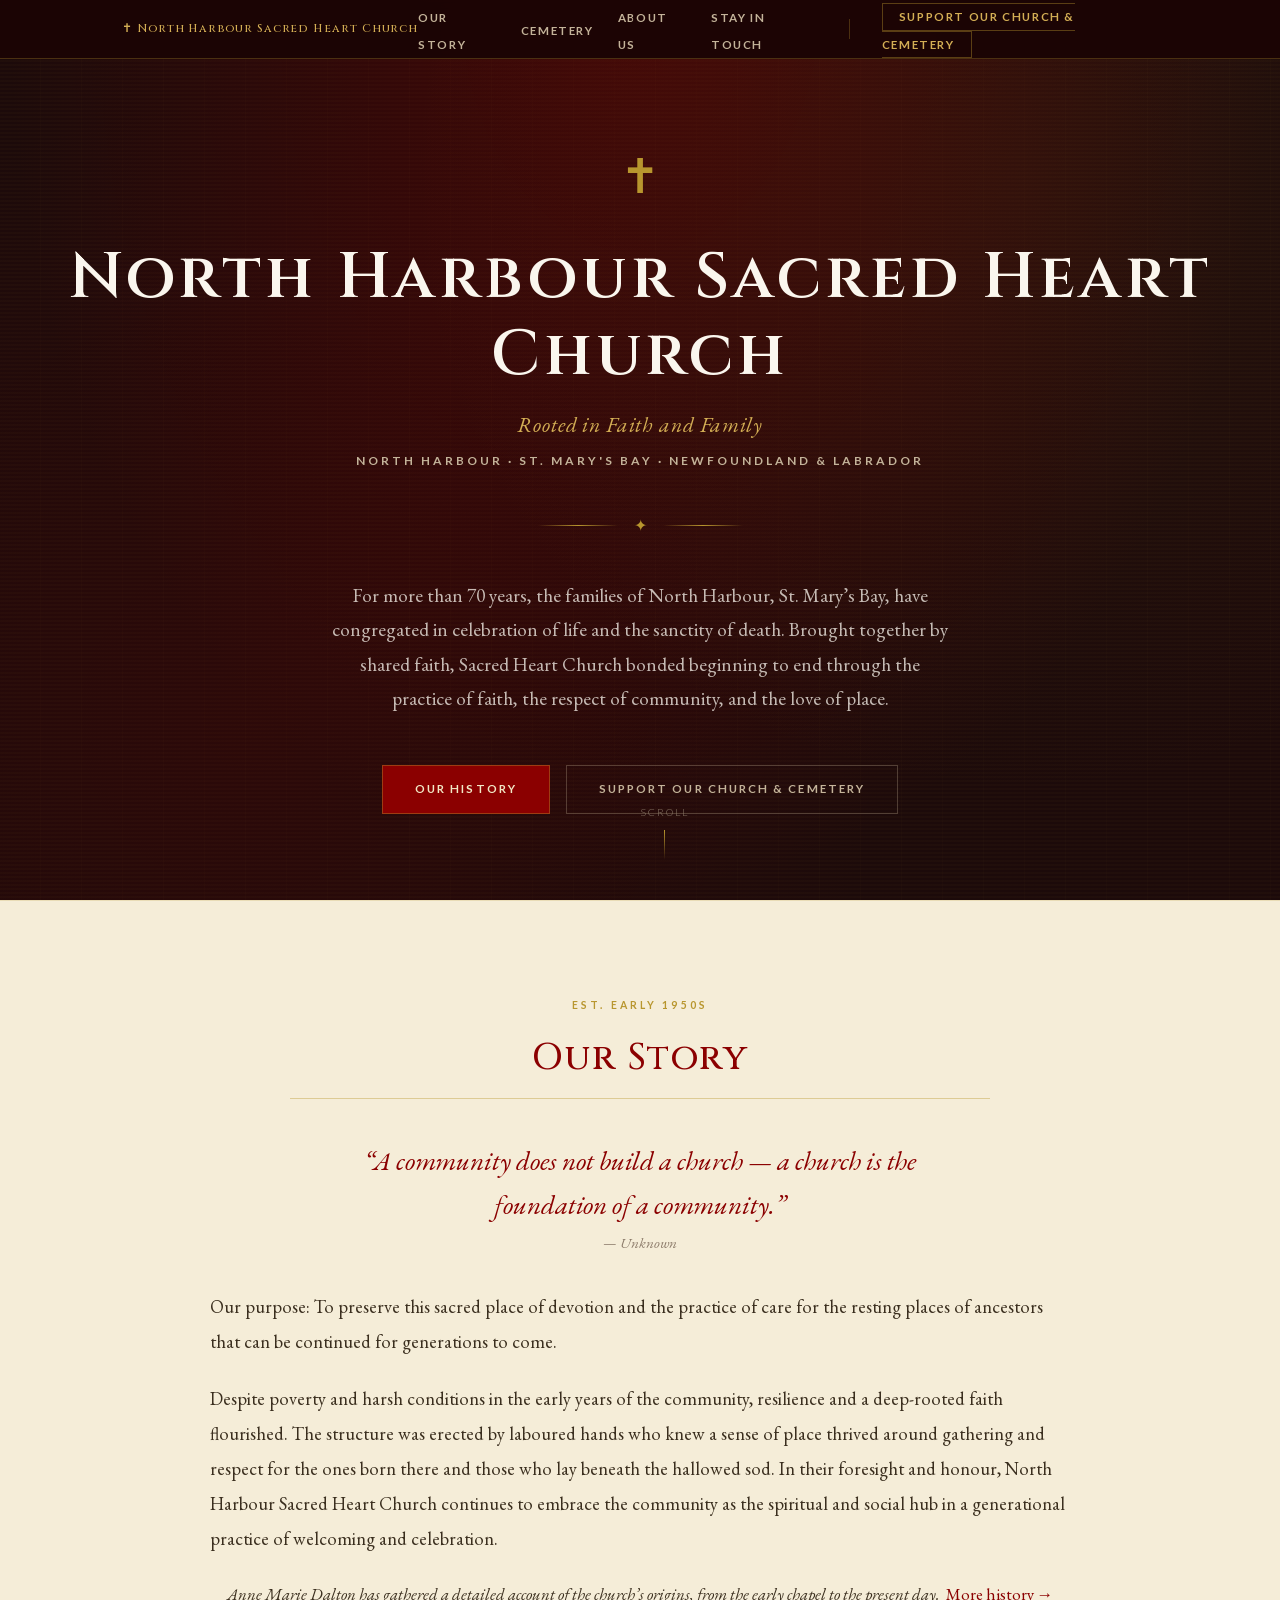
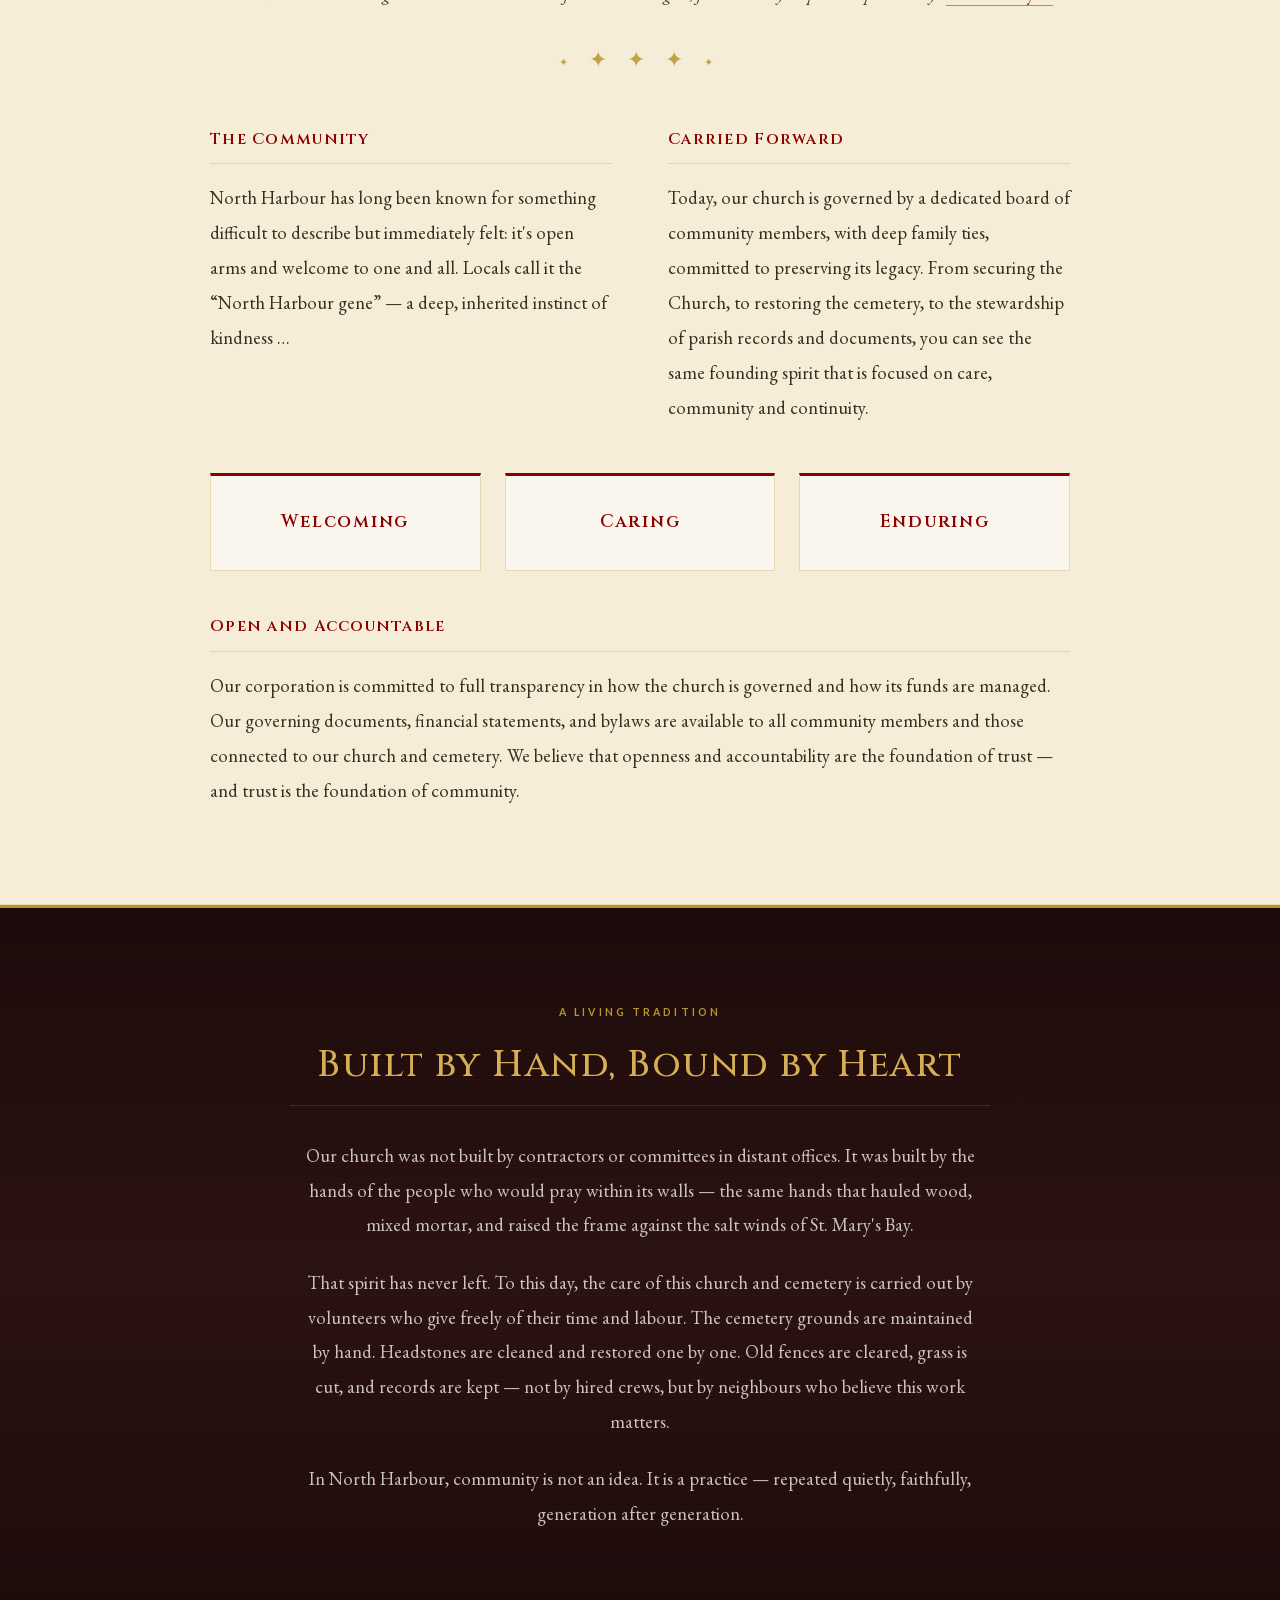
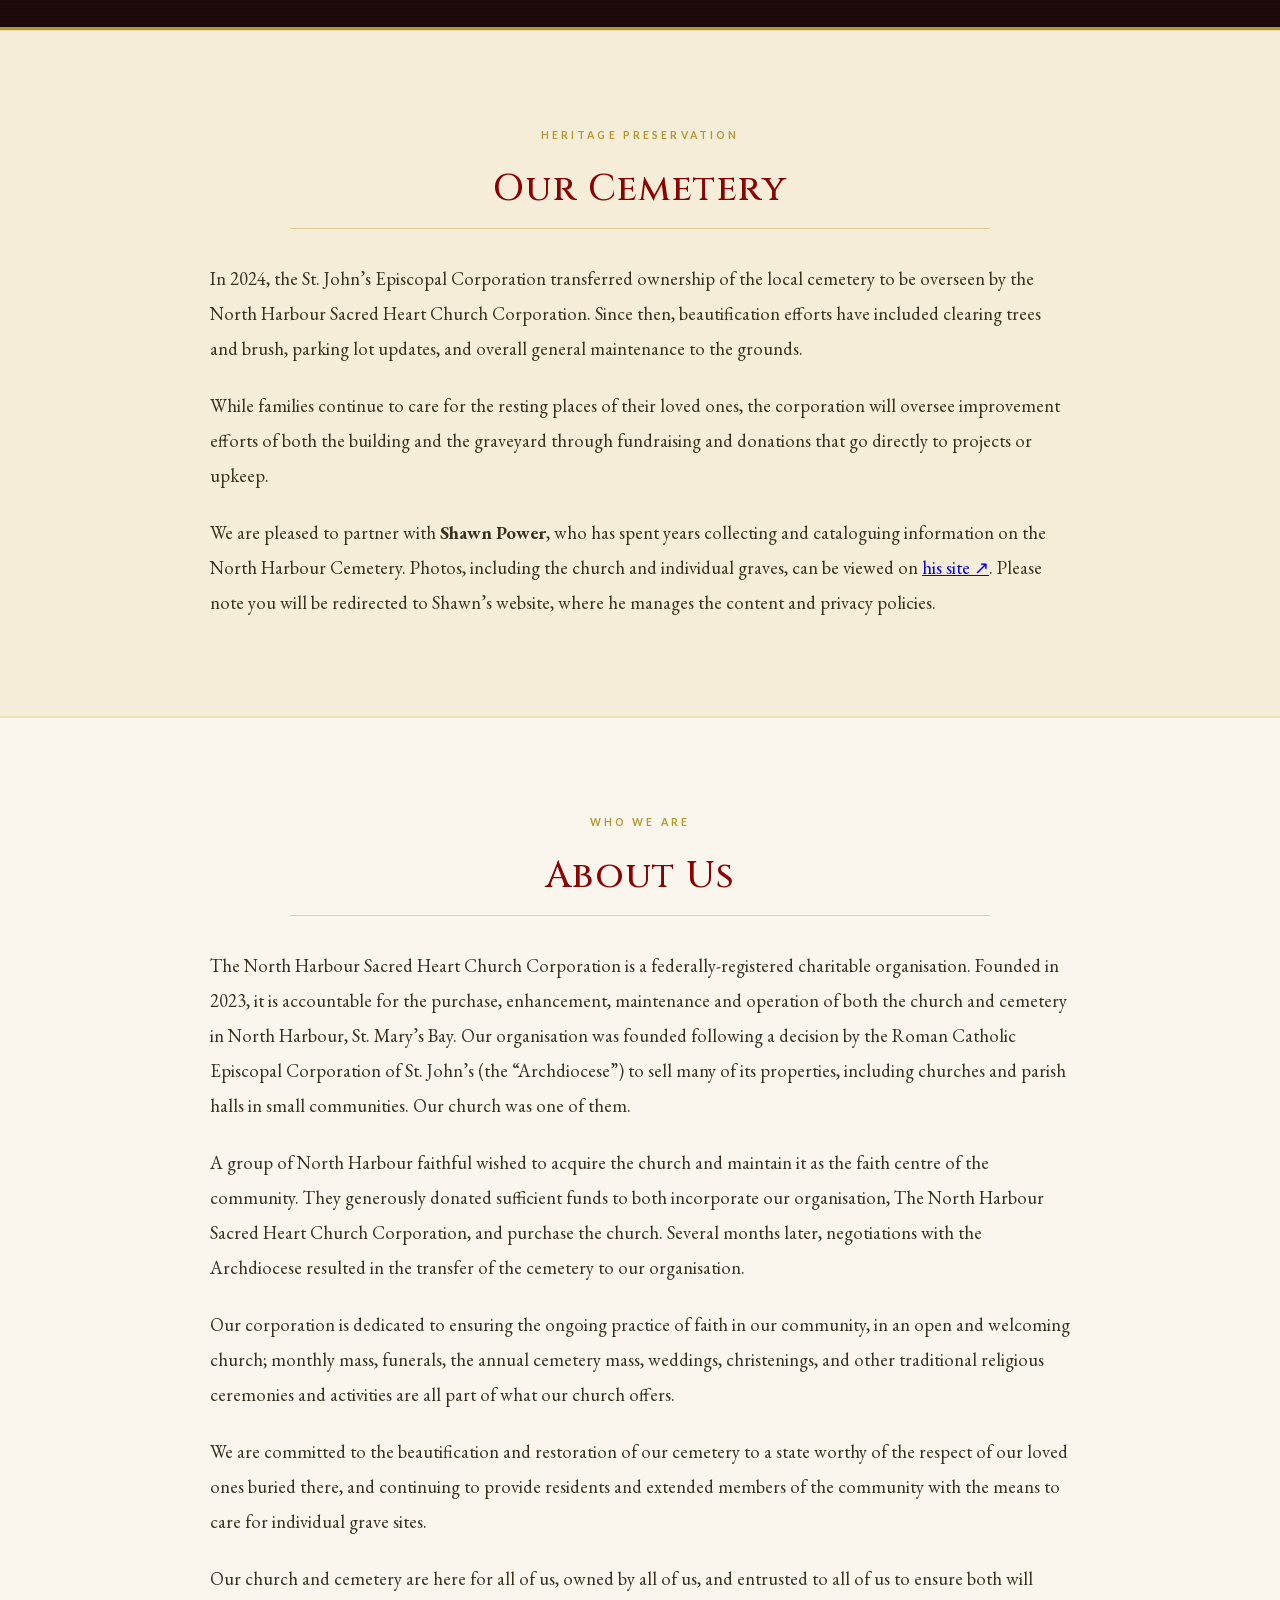
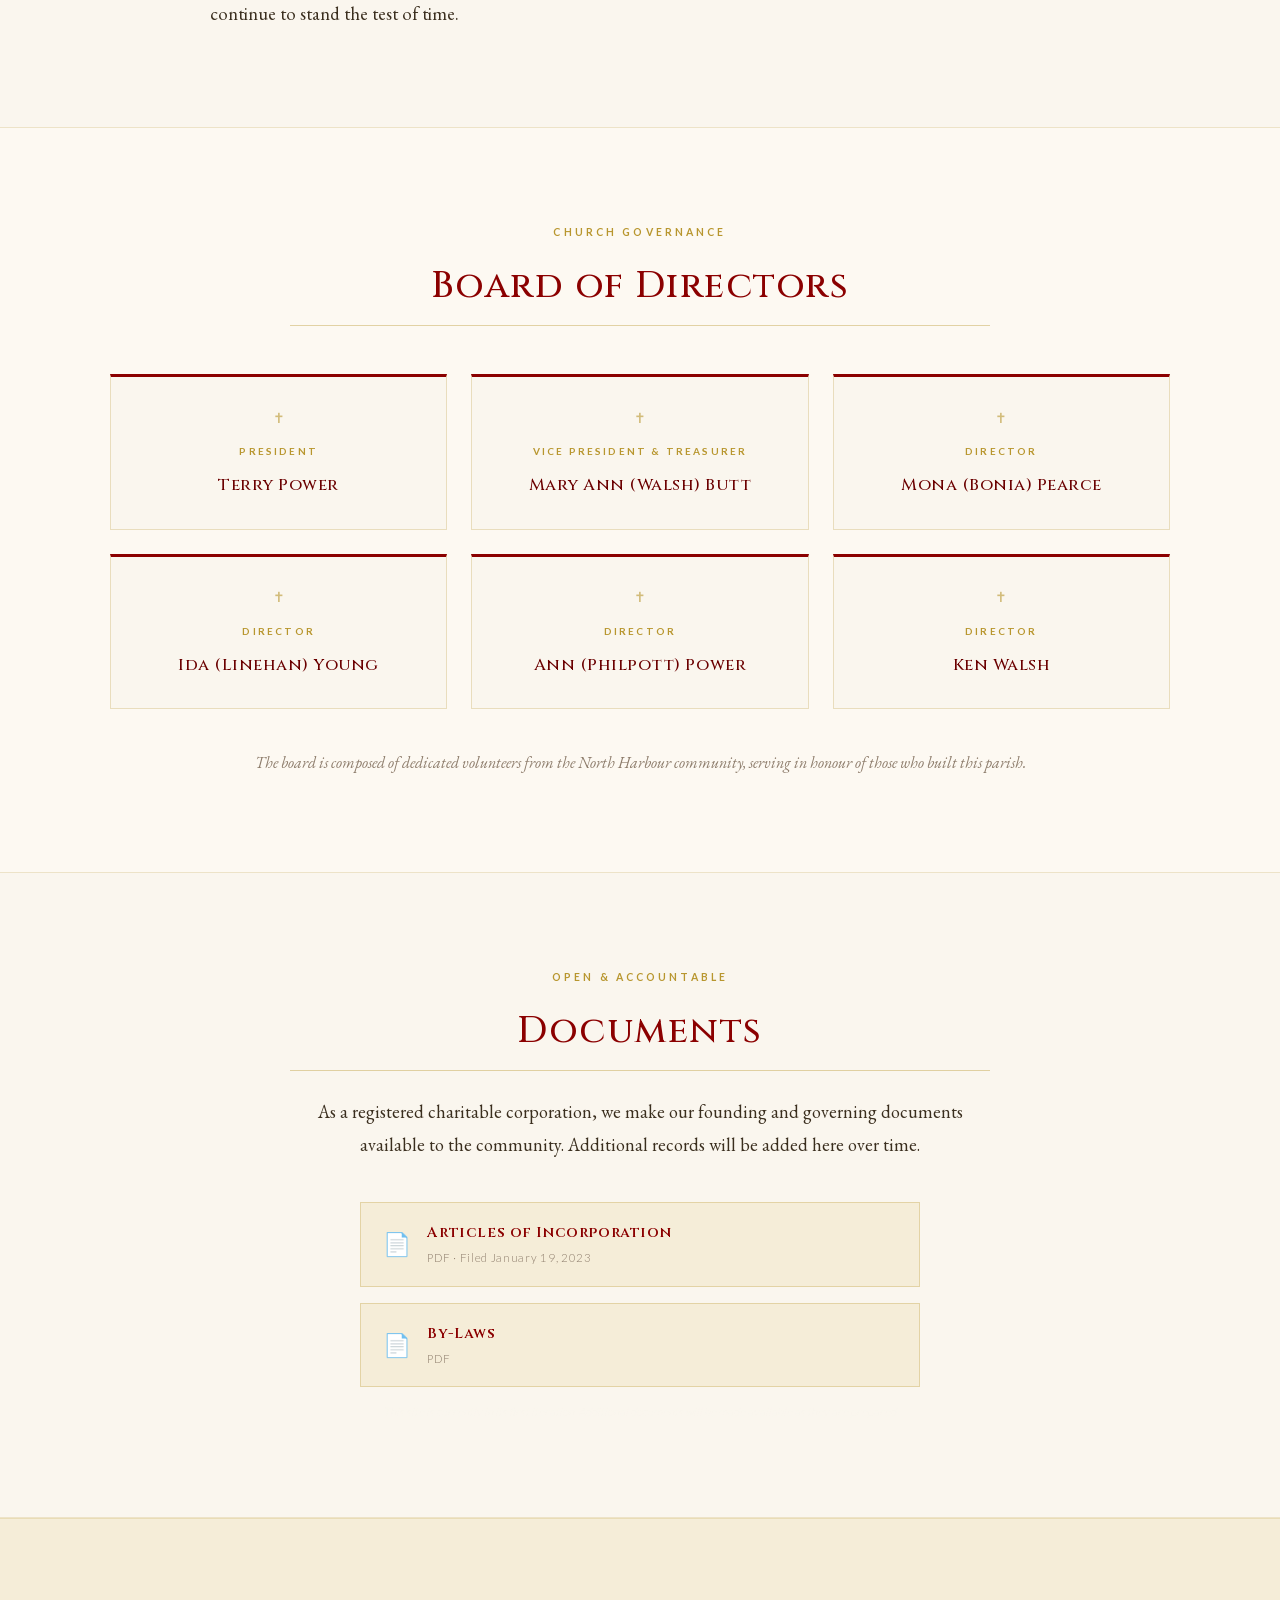
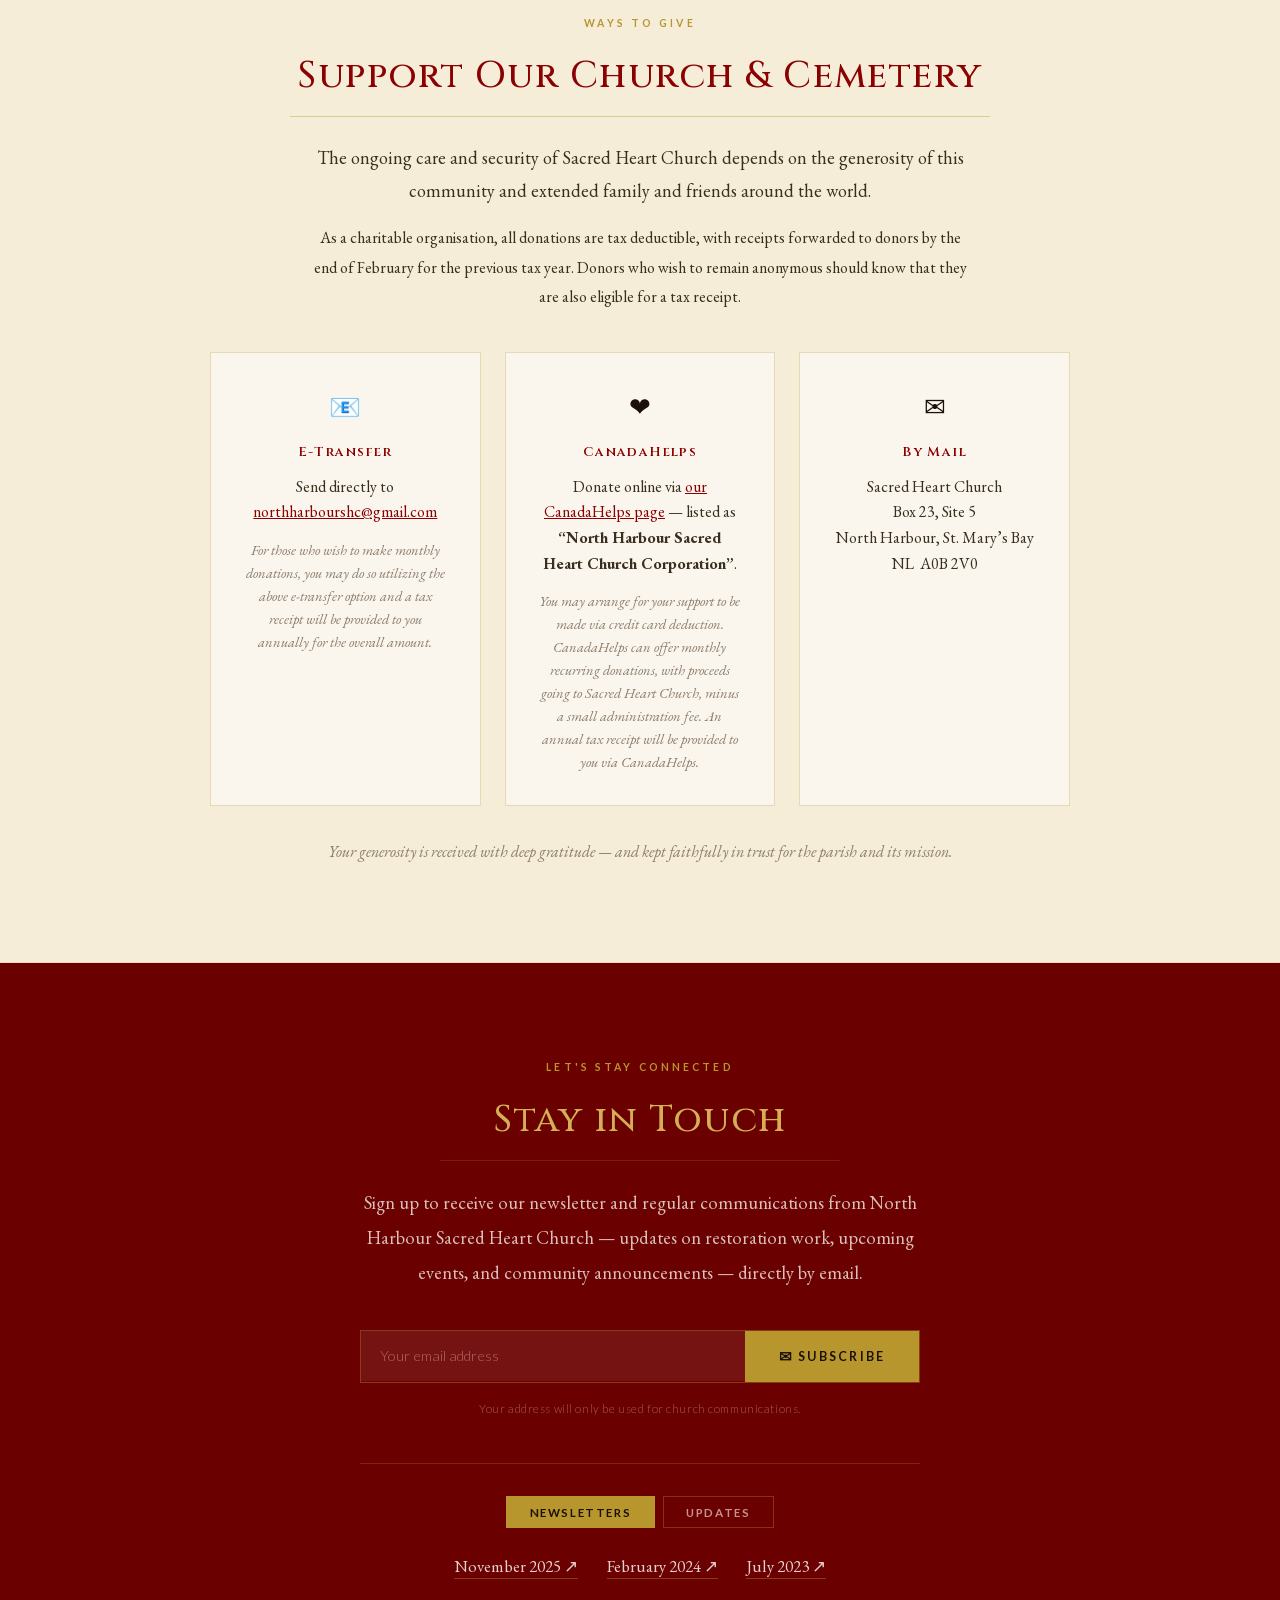
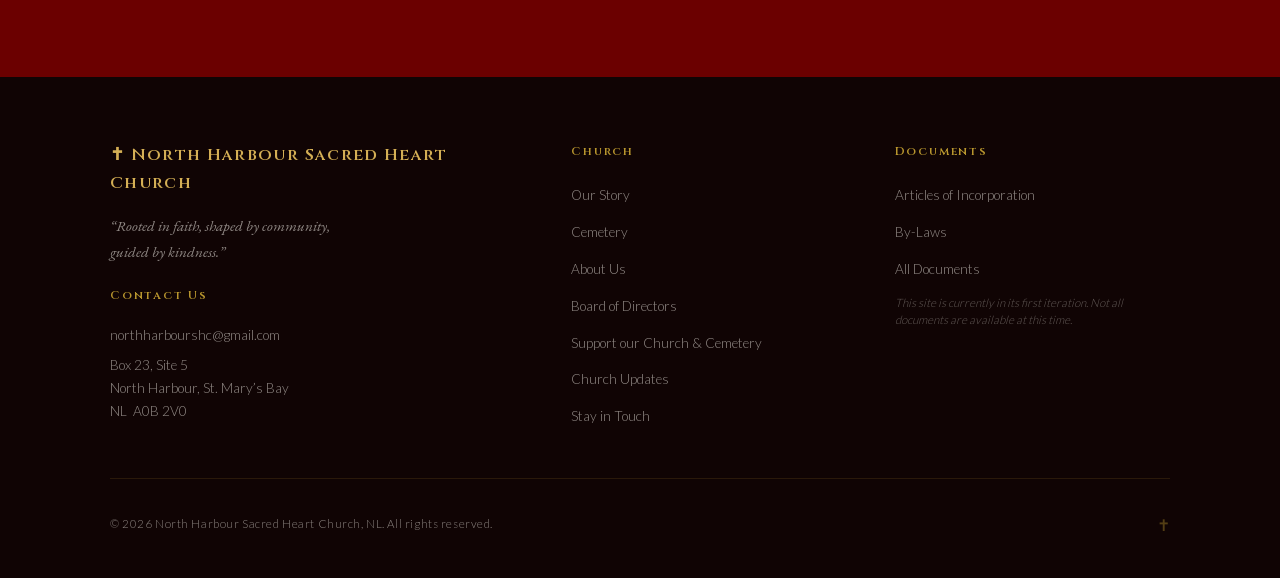
<file: site/index.html>
<!DOCTYPE html>
<html lang="en">
<head>
<meta charset="UTF-8">
<meta name="viewport" content="width=device-width, initial-scale=1.0">
<meta name="description" content="Sacred Heart Church — North Harbour, St. Mary's Bay, Newfoundland. Rooted in faith and family since the early 1950s.">
<meta property="og:title" content="North Harbour Sacred Heart Church — North Harbour, NL">
<meta property="og:description" content="Rooted in faith and family for over 70 years in North Harbour, St. Mary's Bay, Newfoundland.">
<meta property="og:type" content="website">
<meta property="og:url" content="https://nhshc.ca/">
<meta property="og:image" content="https://nhshc.ca/Images/church1.jpg">
<title>North Harbour Sacred Heart Church — St. Mary's Bay, NL</title>
<link rel="icon" href="favicon.ico">
<link rel="stylesheet" href="fonts/fonts.css">
<link rel="stylesheet" href="css/style.css">
</head>
<body>

<!-- SKIP NAV (Accessibility) -->
<a href="#main-content" class="skip-nav">Skip to main content</a>

<!-- NAV -->
<nav aria-label="Main navigation">
  <div class="nav-inner">
    <a href="#hero" class="nav-brand">&#10013;&#xFE0E; North Harbour Sacred Heart Church</a>
    <button class="nav-toggle" aria-label="Toggle navigation menu" aria-expanded="false">
      <span></span><span></span><span></span>
    </button>
    <ul class="nav-links">
      <li><a href="#story">Our Story</a></li>
      <li><a href="#cemetery">Cemetery</a></li>
      <li><a href="#about">About Us</a></li>
      <li><a href="#newsletter">Stay in Touch</a></li>
      <li class="nav-separator" aria-hidden="true"></li>
      <li><a href="#donate" class="nav-support">Support our Church &amp; Cemetery</a></li>
    </ul>
  </div>
</nav>

<!-- MAIN CONTENT -->
<main id="main-content">

<!-- HERO -->
<section id="hero" aria-label="Welcome">
  <div class="hero-cross" aria-hidden="true">&#10013;&#xFE0E;</div>
  <h1 class="hero-title">North Harbour Sacred Heart Church</h1>
  <p class="hero-sub">Rooted in Faith and Family</p>
  <p class="hero-location">North Harbour &middot; St. Mary's Bay &middot; Newfoundland &amp; Labrador</p>
  <div class="hero-rule-wrap" aria-hidden="true">
    <div class="hero-rule-line"></div>
    <span>&#10022;</span>
    <div class="hero-rule-line"></div>
  </div>
  <p class="hero-tagline">
    For more than 70 years, the families of North Harbour, St. Mary&rsquo;s Bay, have congregated in celebration of life and the sanctity of death. Brought together by shared faith, Sacred Heart Church bonded beginning to end through the practice of faith, the respect of community, and the love of place.
  </p>
  <div class="hero-cta-group">
    <a href="#story" class="btn-primary">Our History</a>
    <a href="#donate" class="btn-outline">Support Our Church &amp; Cemetery</a>
  </div>
  <span class="scroll-hint" aria-hidden="true">Scroll</span>
</section>

<!-- OUR STORY -->
<section id="story" aria-label="Our Story">
  <div class="section-inner">
    <span class="section-label">Est. Early 1950s</span>
    <h2 class="section-title">Our Story</h2>
    <hr class="rule wide">

    <p class="story-pull">
      &ldquo;A community does not build a church &mdash; a church is the foundation of a community.&rdquo;
    </p>
    <p class="story-pull-credit">&mdash; Unknown</p>

    <div class="section-body">
      <p>
        Our purpose: To preserve this sacred place of devotion and the practice of care for the resting places of ancestors that can be continued for generations to come.
      </p>
      <p>
        Despite poverty and harsh conditions in the early years of the community, resilience and a deep-rooted faith flourished. The structure was erected by laboured hands who knew a sense of place thrived around gathering and respect for the ones born there and those who lay beneath the hallowed sod. In their foresight and honour, North Harbour Sacred Heart Church continues to embrace the community as the spiritual and social hub in a generational practice of welcoming and celebration.
      </p>
    </div>

    <p style="text-align:center; margin-top:1.5rem; font-family:'EB Garamond',serif; font-style:italic; font-size:1.05rem; color:var(--ink-soft);">
      Anne Marie Dalton has gathered a detailed account of the church&rsquo;s origins, from the early chapel to the present day. &nbsp;<a href="history.html" style="font-style:normal; color:var(--crimson); border-bottom:1px solid var(--gold); text-decoration:none; white-space:nowrap;">More history &#8594;</a>
    </p>

    <div style="margin-top:1rem;">
      <div class="ornament" aria-hidden="true">&#10022; &#10022; &#10022;</div>
    </div>

    <div class="story-columns">
      <div class="story-col">
        <h3>The Community</h3>
        <div class="section-body" style="margin-top:0.8rem;">
          <p>
            North Harbour has long been known for something difficult to describe but immediately felt: it's open arms and welcome to one and all. Locals call it the &ldquo;North Harbour gene&rdquo; &mdash; a deep, inherited instinct of kindness &hellip;
          </p>
        </div>
      </div>
      <div class="story-col">
        <h3>Carried Forward</h3>
        <div class="section-body" style="margin-top:0.8rem;">
          <p>
            Today, our church is governed by a dedicated board of community members, with deep family ties, committed to preserving its legacy. From securing the Church, to restoring the cemetery, to the stewardship of parish records and documents, you can see the same founding spirit that is focused on care, community and continuity.
          </p>
        </div>
      </div>
    </div>

    <!-- Value Boxes -->
    <div class="value-boxes">
      <div class="value-box">
        <h3>Welcoming</h3>
      </div>
      <div class="value-box">
        <h3>Caring</h3>
      </div>
      <div class="value-box">
        <h3>Enduring</h3>
      </div>
    </div>

    <!-- Open and Accountable -->
    <div class="section-body" style="margin-top: 2.5rem;">
      <h3 class="subsection-title">Open and Accountable</h3>
      <p>
        Our corporation is committed to full transparency in how the church is governed and how its funds are managed. Our governing documents, financial statements, and bylaws are available to all community members and those connected to our church and cemetery. We believe that openness and accountability are the foundation of trust &mdash; and trust is the foundation of community.
      </p>
    </div>

  </div>
</section>

<!-- BUILT BY HAND, BOUND BY HEART -->
<section id="built-by-hand" aria-label="Built by Hand, Bound by Heart">
  <div class="section-inner">
    <span class="section-label">A Living Tradition</span>
    <h2 class="section-title light">Built by Hand, Bound by Heart</h2>
    <hr class="rule wide" style="opacity:0.2;">

    <div class="section-body built-body">
      <p>
        Our church was not built by contractors or committees in distant offices. It was built by the hands of the people who would pray within its walls &mdash; the same hands that hauled wood, mixed mortar, and raised the frame against the salt winds of St. Mary's Bay.
      </p>
      <p>
        That spirit has never left. To this day, the care of this church and cemetery is carried out by volunteers who give freely of their time and labour. The cemetery grounds are maintained by hand. Headstones are cleaned and restored one by one. Old fences are cleared, grass is cut, and records are kept &mdash; not by hired crews, but by neighbours who believe this work matters.
      </p>
      <p>
        In North Harbour, community is not an idea. It is a practice &mdash; repeated quietly, faithfully, generation after generation.
      </p>
    </div>
  </div>
</section>

<!-- CEMETERY -->
<section id="cemetery" aria-label="Cemetery">
  <div class="section-inner">
    <span class="section-label">Heritage Preservation</span>
    <h2 class="section-title">Our Cemetery</h2>
    <hr class="rule wide">

    <div class="section-body">
      <p>
        In 2024, the St. John&rsquo;s Episcopal Corporation transferred ownership of the local cemetery to be overseen by the North Harbour Sacred Heart Church Corporation. Since then, beautification efforts have included clearing trees and brush, parking lot updates, and overall general maintenance to the grounds.
      </p>
      <p>
        While families continue to care for the resting places of their loved ones, the corporation will oversee improvement efforts of both the building and the graveyard through fundraising and donations that go directly to projects or upkeep.
      </p>
      <p>
        We are pleased to partner with <strong>Shawn Power</strong>, who has spent years collecting and cataloguing information on the North Harbour Cemetery. Photos, including the church and individual graves, can be viewed on <a href="https://shawnpowerancestry.com/gravesites/" target="_blank" rel="noopener">his site &#8599;&#xFE0E;</a>. Please note you will be redirected to Shawn&rsquo;s website, where he manages the content and privacy policies.
      </p>
    </div>

  </div>
</section>

<!-- ABOUT US -->
<section id="about" aria-label="About Us">
  <div class="section-inner">
    <span class="section-label">Who We Are</span>
    <h2 class="section-title">About Us</h2>
    <hr class="rule wide">

    <div class="section-body">
      <p>
        The North Harbour Sacred Heart Church Corporation is a federally-registered charitable organisation. Founded in 2023, it is accountable for the purchase, enhancement, maintenance and operation of both the church and cemetery in North Harbour, St. Mary&rsquo;s Bay. Our organisation was founded following a decision by the Roman Catholic Episcopal Corporation of St. John&rsquo;s (the &ldquo;Archdiocese&rdquo;) to sell many of its properties, including churches and parish halls in small communities. Our church was one of them.
      </p>
      <p>
        A group of North Harbour faithful wished to acquire the church and maintain it as the faith centre of the community. They generously donated sufficient funds to both incorporate our organisation, The North Harbour Sacred Heart Church Corporation, and purchase the church. Several months later, negotiations with the Archdiocese resulted in the transfer of the cemetery to our organisation.
      </p>
      <p>
        Our corporation is dedicated to ensuring the ongoing practice of faith in our community, in an open and welcoming church; monthly mass, funerals, the annual cemetery mass, weddings, christenings, and other traditional religious ceremonies and activities are all part of what our church offers.
      </p>
      <p>
        We are committed to the beautification and restoration of our cemetery to a state worthy of the respect of our loved ones buried there, and continuing to provide residents and extended members of the community with the means to care for individual grave sites.
      </p>
      <p>
        Our church and cemetery are here for all of us, owned by all of us, and entrusted to all of us to ensure both will continue to stand the test of time.
      </p>
    </div>
  </div>
</section>

<!-- BOARD OF DIRECTORS -->
<section id="board" aria-label="Board of Directors">
  <div class="section-inner wide">
    <span class="section-label">Church Governance</span>
    <h2 class="section-title">Board of Directors</h2>
    <hr class="rule wide">

    <div class="board-grid">

      <div class="board-card">
        <div class="board-cross" aria-hidden="true">&#10013;&#xFE0E;</div>
        <div class="board-role">President</div>
        <div class="board-name">Terry Power</div>
      </div>

      <div class="board-card">
        <div class="board-cross" aria-hidden="true">&#10013;&#xFE0E;</div>
        <div class="board-role">Vice President &amp; Treasurer</div>
        <div class="board-name">Mary Ann (Walsh) Butt</div>
      </div>

      <div class="board-card">
        <div class="board-cross" aria-hidden="true">&#10013;&#xFE0E;</div>
        <div class="board-role">Director</div>
        <div class="board-name">Mona (Bonia) Pearce</div>
      </div>

      <div class="board-card">
        <div class="board-cross" aria-hidden="true">&#10013;&#xFE0E;</div>
        <div class="board-role">Director</div>
        <div class="board-name">Ida (Linehan) Young</div>
      </div>

      <div class="board-card">
        <div class="board-cross" aria-hidden="true">&#10013;&#xFE0E;</div>
        <div class="board-role">Director</div>
        <div class="board-name">Ann (Philpott) Power</div>
      </div>

      <div class="board-card">
        <div class="board-cross" aria-hidden="true">&#10013;&#xFE0E;</div>
        <div class="board-role">Director</div>
        <div class="board-name">Ken Walsh</div>
      </div>

    </div>

    <p style="text-align:center; margin-top:2.5rem; font-family:'EB Garamond',serif; font-style:italic; font-size:1rem; color:var(--stone);">
      The board is composed of dedicated volunteers from the North Harbour community, serving in honour of those who built this parish.
    </p>
  </div>
</section>

<!-- DOCUMENTS -->
<section id="documents" aria-label="Documents">
  <div class="section-inner">
    <span class="section-label">Open &amp; Accountable</span>
    <h2 class="section-title">Documents</h2>
    <hr class="rule wide">

    <p class="donate-body">
      As a registered charitable corporation, we make our founding and governing documents available to the community. Additional records will be added here over time.
    </p>

    <ul class="doc-list">
      <li>
        <a href="documents/articles-of-incorporation.pdf" target="_blank" rel="noopener">
          <span class="doc-icon" aria-hidden="true">&#128196;</span>
          <span class="doc-text">
            <span class="doc-name">Articles of Incorporation</span>
            <span class="doc-meta">PDF &middot; Filed January 19, 2023</span>
          </span>
        </a>
      </li>
      <li>
        <a href="documents/bylaws.pdf" target="_blank" rel="noopener">
          <span class="doc-icon" aria-hidden="true">&#128196;</span>
          <span class="doc-text">
            <span class="doc-name">By-Laws</span>
            <span class="doc-meta">PDF</span>
          </span>
        </a>
      </li>
    </ul>

    <p class="footer-docs-note" style="text-align:center; max-width:560px; margin-left:auto; margin-right:auto;">
      This site is currently in its first iteration. Additional documents will be made available as they are prepared.
    </p>
  </div>
</section>

<!-- WAYS TO GIVE -->
<section id="donate" aria-label="Support Our Church and Cemetery">
  <div class="section-inner">
    <span class="section-label">Ways to Give</span>
    <h2 class="section-title">Support Our Church &amp; Cemetery</h2>
    <hr class="rule wide">

    <p class="donate-body">
      The ongoing care and security of Sacred Heart Church depends on the generosity of this community and extended family and friends around the world.
    </p>
    <p class="donate-body donate-tax">
      As a charitable organisation, all donations are tax deductible, with receipts forwarded to donors by the end of February for the previous tax year. Donors who wish to remain anonymous should know that they are also eligible for a tax receipt.
    </p>

    <div class="donate-methods three-col">

      <div class="donate-card">
        <div class="donate-card-icon" aria-hidden="true">&#128231;</div>
        <h3>E-Transfer</h3>
        <p>
          Send directly to<br>
          <a href="mailto:northharbourshc@gmail.com">northharbourshc@gmail.com</a>
        </p>
        <p class="donate-card-note">
          For those who wish to make monthly donations, you may do so utilizing the above e-transfer option and a tax receipt will be provided to you annually for the overall amount.
        </p>
      </div>

      <div class="donate-card">
        <div class="donate-card-icon" aria-hidden="true">&#10084;</div>
        <h3>CanadaHelps</h3>
        <p>
          Donate online via <a href="https://www.canadahelps.org/en/charities/north-harbour-sacred-heart-church-corporation/" target="_blank" rel="noopener">our CanadaHelps page</a> &mdash; listed as <strong>&ldquo;North Harbour Sacred Heart Church Corporation&rdquo;</strong>.
        </p>
        <p class="donate-card-note">
          You may arrange for your support to be made via credit card deduction. CanadaHelps can offer monthly recurring donations, with proceeds going to Sacred Heart Church, minus a small administration fee. An annual tax receipt will be provided to you via CanadaHelps.
        </p>
      </div>

      <div class="donate-card">
        <div class="donate-card-icon" aria-hidden="true">&#9993;</div>
        <h3>By Mail</h3>
        <p>
          Sacred Heart Church<br>
          Box 23, Site 5<br>
          North Harbour, St. Mary&rsquo;s Bay<br>
          NL &nbsp;A0B 2V0
        </p>
      </div>

    </div>

    <p class="donate-note">
      Your generosity is received with deep gratitude &mdash; and kept faithfully in trust for the parish and its mission.
    </p>
  </div>
</section>

<!-- NEWSLETTER / STAY CONNECTED -->
<section id="newsletter" aria-label="Stay Connected">
  <div class="newsletter-wrap">
    <span class="section-label" style="color:var(--gold);">Let's Stay Connected</span>
    <h2 class="section-title light">Stay in Touch</h2>
    <hr class="rule" style="opacity:0.2;">
    <div class="section-body">
      <p>
        Sign up to receive our newsletter and regular communications from North Harbour Sacred Heart Church &mdash; updates on restoration work, upcoming events, and community announcements &mdash; directly by email.
      </p>
    </div>

    <!-- Kit (ConvertKit) Newsletter Signup Form -->
    <div class="kit-form-wrap">
      <script src="https://f.convertkit.com/ckjs/ck.5.js"></script>
      <form action="https://app.kit.com/forms/9308809/subscriptions" class="seva-form formkit-form newsletter-form" method="post" data-sv-form="9308809" data-uid="d54e31a7d7" data-format="inline" data-version="5">
        <div data-element="fields" data-stacked="false" class="seva-fields formkit-fields">
          <div class="formkit-field">
            <label for="kit-email" class="visually-hidden">Email address</label>
            <input class="formkit-input" id="kit-email" name="email_address" aria-label="Email Address" placeholder="Your email address" required type="email">
          </div>
          <button data-element="submit" class="formkit-submit">
            <span class="formkit-spinner"><span></span><span></span><span></span></span>
            <span><span class="submit-icon" aria-hidden="true">&#9993;</span>&nbsp;Subscribe</span>
          </button>
        </div>
      </form>
    </div>

    <p class="newsletter-privacy">Your address will only be used for church communications.</p>

    <!-- Newsletters / Updates tabs -->
    <div class="connect-tabs">
      <div class="tab-buttons" role="tablist" aria-label="Newsletters and updates">
        <button type="button" class="tab-btn is-active" role="tab" aria-selected="true" aria-controls="tab-newsletters" id="tabbtn-newsletters">Newsletters</button>
        <button type="button" class="tab-btn" role="tab" aria-selected="false" aria-controls="tab-updates" id="tabbtn-updates">Updates</button>
      </div>

      <div class="tab-panel is-active" id="tab-newsletters" role="tabpanel" aria-labelledby="tabbtn-newsletters">
        <ul class="newsletter-archive">
          <li><a href="Newsletters/Church Newsletter 18 November 2025.pdf" target="_blank" rel="noopener">November 2025 &#8599;&#xFE0E;</a></li>
          <li><a href="Newsletters/Church Newsletter 14 February 2024.pdf" target="_blank" rel="noopener">February 2024 &#8599;&#xFE0E;</a></li>
          <li><a href="Newsletters/Church Newsletter 19 July 2023.pdf" target="_blank" rel="noopener">July 2023 &#8599;&#xFE0E;</a></li>
        </ul>
      </div>

      <div class="tab-panel" id="tab-updates" role="tabpanel" aria-labelledby="tabbtn-updates" hidden>
        <!-- Latest 3 posts, newest first. Full archive lives in updates.html -->
        <ul class="newsletter-archive">
          <li><a href="updates.html#2026-07-23-agm-update">AGM Update &mdash; July 2026</a></li>
        </ul>
        <p class="tab-viewall"><a href="updates.html">View all updates &#8594;</a></p>
      </div>
    </div>

    <!-- Uncomment when Facebook group exists:
    <p class="newsletter-social">
      Those interested, who are on Facebook, can <a href="#">join our community group</a> and stay updated that way, in addition to the Newsletter option.
    </p>
    -->
  </div>
</section>

</main>

<!-- FOOTER -->
<footer>
  <div class="footer-inner">
    <div class="footer-top">

      <div>
        <div class="footer-brand">&#10013;&#xFE0E; North Harbour Sacred Heart Church</div>
        <p class="footer-tagline">&ldquo;Rooted in faith, shaped by community,<br>guided by kindness.&rdquo;</p>
        <p class="footer-col-title">Contact Us</p>
        <div class="footer-contact">
          <a href="mailto:northharbourshc@gmail.com">northharbourshc@gmail.com</a>
          <span>Box 23, Site 5<br>North Harbour, St. Mary&rsquo;s Bay<br>NL &nbsp;A0B 2V0</span>
        </div>
      </div>

      <div class="footer-col">
        <p class="footer-col-title">Church</p>
        <ul class="footer-links">
          <li><a href="#story">Our Story</a></li>
          <li><a href="#cemetery">Cemetery</a></li>
          <li><a href="#about">About Us</a></li>
          <li><a href="#board">Board of Directors</a></li>
          <li><a href="#donate">Support our Church &amp; Cemetery</a></li>
          <li><a href="updates.html">Church Updates</a></li>
          <li><a href="#newsletter">Stay in Touch</a></li>
        </ul>
      </div>

      <div class="footer-col">
        <p class="footer-col-title">Documents</p>
        <ul class="footer-links">
          <li><a href="documents/articles-of-incorporation.pdf" target="_blank">Articles of Incorporation</a></li>
          <li><a href="documents/bylaws.pdf" target="_blank">By-Laws</a></li>
          <li><a href="#documents">All Documents</a></li>
        </ul>
        <p class="footer-docs-note">This site is currently in its first iteration. Not all documents are available at this time.</p>
      </div>

    </div>

    <div class="footer-bottom">
      <span class="footer-copy">&copy; 2026 North Harbour Sacred Heart Church, NL. All rights reserved.</span>
      <span class="footer-cross" aria-hidden="true">&#10013;&#xFE0E;</span>
    </div>
  </div>
</footer>

<!-- Mobile nav toggle -->
<script>
  (function() {
    var toggle = document.querySelector('.nav-toggle');
    var links = document.querySelector('.nav-links');
    if (toggle && links) {
      toggle.addEventListener('click', function() {
        var expanded = toggle.getAttribute('aria-expanded') === 'true';
        toggle.setAttribute('aria-expanded', !expanded);
        links.classList.toggle('nav-open');
      });
      // Close mobile nav when a link is clicked
      links.querySelectorAll('a').forEach(function(link) {
        link.addEventListener('click', function() {
          toggle.setAttribute('aria-expanded', 'false');
          links.classList.remove('nav-open');
        });
      });
    }
  })();

  // Stay in Touch — Newsletters / Updates tabs
  (function() {
    var tablist = document.querySelector('.connect-tabs');
    if (!tablist) return;
    var buttons = tablist.querySelectorAll('.tab-btn');
    buttons.forEach(function(btn) {
      btn.addEventListener('click', function() {
        var panelId = btn.getAttribute('aria-controls');
        buttons.forEach(function(b) {
          var selected = b === btn;
          b.classList.toggle('is-active', selected);
          b.setAttribute('aria-selected', selected ? 'true' : 'false');
        });
        tablist.querySelectorAll('.tab-panel').forEach(function(panel) {
          var show = panel.id === panelId;
          panel.classList.toggle('is-active', show);
          if (show) { panel.removeAttribute('hidden'); } else { panel.setAttribute('hidden', ''); }
        });
      });
    });
  })();
</script>

</body>
</html>
</file>
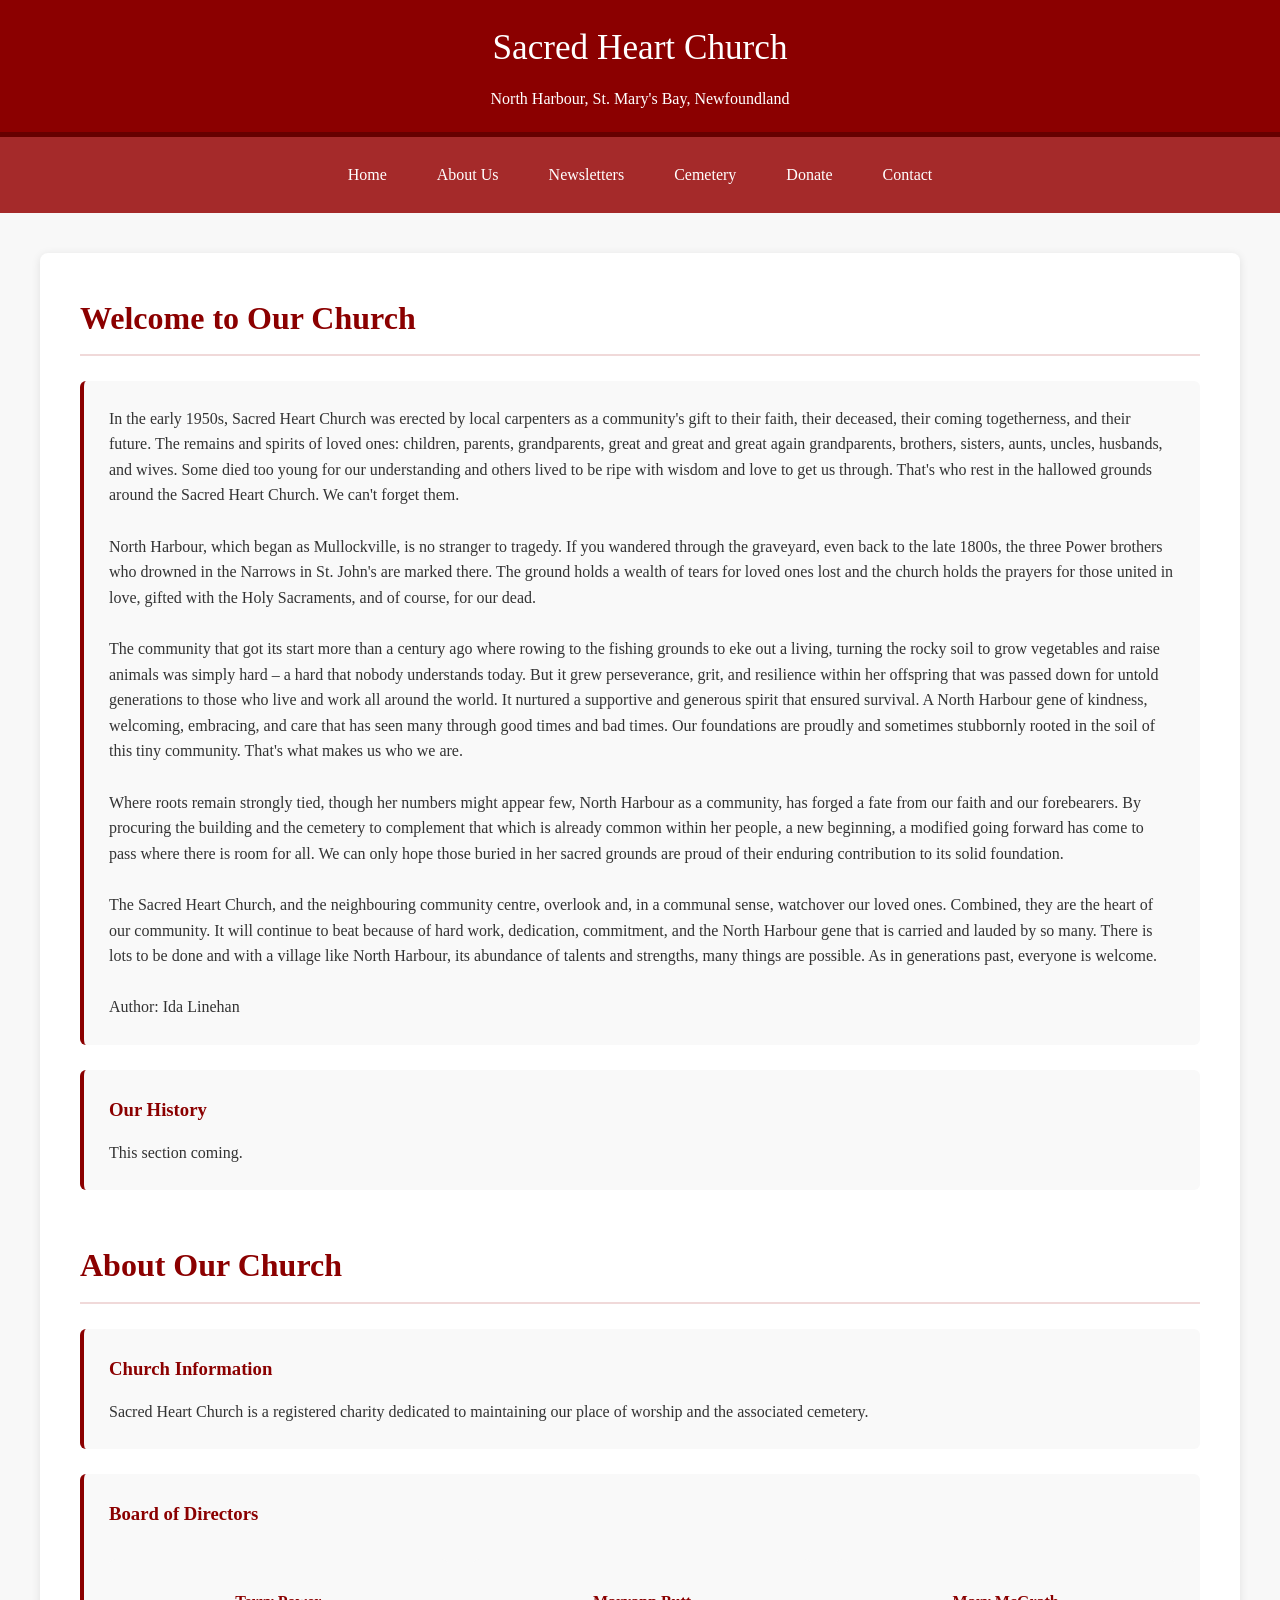
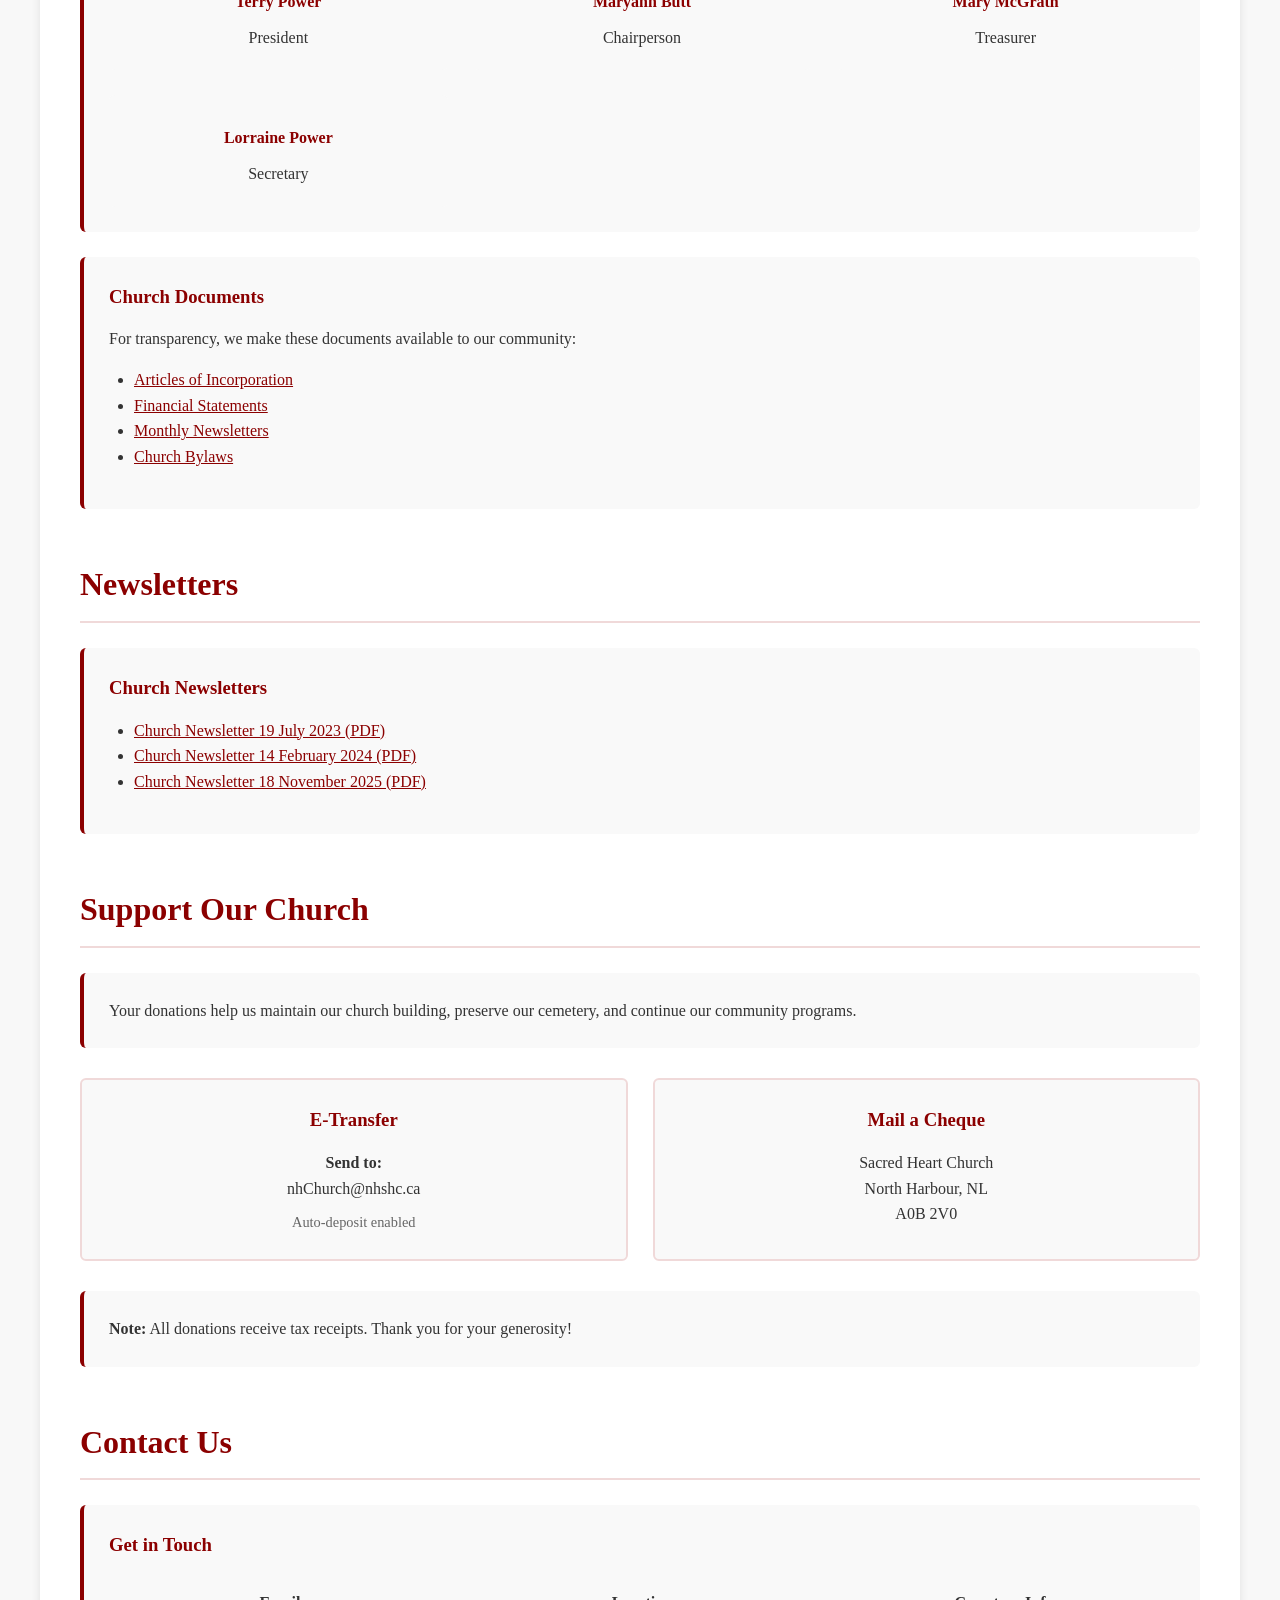
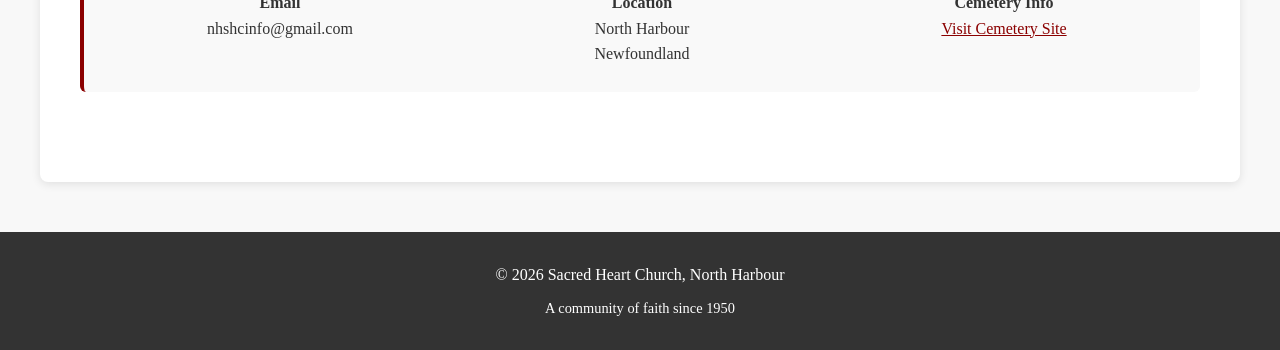
<file: backup/live-site/nhshc.ca/index.html>
<!DOCTYPE html>
<html lang="en">
<head>
  <meta charset="UTF-8">
  <meta name="viewport" content="width=device-width, initial-scale=1.0">
  <title>Sacred Heart Church - North Harbour, St. Mary's Bay, Newfoundland</title>
  <style>
    /* Reset and Base Styles */
    * {
      margin: 0;
      padding: 0;
      box-sizing: border-box;
    }
    body {
      font-family: 'Georgia', serif;
      line-height: 1.6;
      color: #333;
      background-color: #f8f8f8;
    }

    /* Header */
    header {
      background: #8B0000;
      color: white;
      padding: 20px 0;
      text-align: center;
      border-bottom: 5px solid #660000;
    }
    .header-content {
      max-width: 1200px;
      margin: 0 auto;
      padding: 0 20px;
    }
    header h1 {
      font-size: 2.2rem;
      margin-bottom: 10px;
      font-weight: normal;
    }

    /* Navigation */
    nav {
      background: #A52A2A;
      padding: 15px 0;
    }
    .nav-links {
      max-width: 1200px;
      margin: 0 auto;
      display: flex;
      justify-content: center;
      flex-wrap: wrap;
      gap: 10px;
      padding: 0 20px;
    }
    .nav-links a {
      color: white;
      text-decoration: none;
      padding: 10px 20px;
      border-radius: 4px;
      transition: background 0.3s;
    }
    .nav-links a:hover {
      background: #8B0000;
    }

    /* Main Content */
    main {
      max-width: 1200px;
      margin: 40px auto;
      padding: 0 20px;
      background: white;
      border-radius: 8px;
      box-shadow: 0 2px 10px rgba(0,0,0,0.1);
      padding: 40px;
    }

    /* Page Sections */
    .page-section {
      margin-bottom: 50px;
    }
    .page-title {
      color: #8B0000;
      border-bottom: 2px solid #f0d9d9;
      padding-bottom: 10px;
      margin-bottom: 25px;
      font-size: 2rem;
    }

    /* Content Cards */
    .content-card {
      background: #f9f9f9;
      padding: 25px;
      border-radius: 6px;
      margin-bottom: 25px;
      border-left: 4px solid #8B0000;
    }
    .content-card h3 {
      color: #8B0000;
      margin-bottom: 15px;
    }

    /* Donation Methods */
    .donation-options {
      display: grid;
      grid-template-columns: repeat(auto-fit, minmax(300px, 1fr));
      gap: 25px;
      margin-top: 30px;
    }
    .donation-box {
      background: #f9f9f9;
      padding: 25px;
      border-radius: 6px;
      text-align: center;
      border: 2px solid #f0d9d9;
    }
    .donation-box h3 {
      color: #8B0000;
      margin-bottom: 15px;
    }

    /* Board Members */
    .board-members {
      display: grid;
      grid-template-columns: repeat(auto-fit, minmax(250px, 1fr));
      gap: 25px;
      margin-top: 30px;
    }
    .board-member {
      text-align: center;
      padding: 20px;
      background: #f9f9f9;
      border-radius: 6px;
    }
    .board-member h4 {
      color: #8B0000;
      margin: 10px 0;
    }

    /* Footer */
    footer {
      background: #333;
      color: white;
      text-align: center;
      padding: 30px 20px;
      margin-top: 50px;
    }

    /* Contact Info */
    .contact-info {
      display: grid;
      grid-template-columns: repeat(auto-fit, minmax(200px, 1fr));
      gap: 20px;
      margin-top: 30px;
    }
    .contact-item {
      text-align: center;
    }

    /* Mobile Styles */
    @media (max-width: 768px) {
      .nav-links {
        flex-direction: column;
        align-items: center;
      }
      .nav-links a {
        width: 100%;
        text-align: center;
      }
      main {
        padding: 20px;
      }
      .page-title {
        font-size: 1.8rem;
      }
    }
  </style>
</head>
<body>
  <!-- Header -->
  <header>
    <div class="header-content">
      <h1>Sacred Heart Church</h1>
      <p>North Harbour, St. Mary's Bay, Newfoundland</p>
    </div>
  </header>

  <!-- Navigation -->
  <nav>
    <div class="nav-links">
      <a href="#home">Home</a>
      <a href="#about">About Us</a>
      <a href="#newsletters">Newsletters</a>
      <a href="https://shawnpowerancestry.com/gravesites/" target="_blank">Cemetery</a>
      <a href="#donate">Donate</a>
      <a href="#contact">Contact</a>
    </div>
  </nav>

  <!-- Main Content -->
  <main>
    <!-- Home Section -->
    <section id="home" class="page-section">
      <h2 class="page-title">Welcome to Our Church</h2>
      <div class="content-card">
        <p>In the early 1950s, Sacred Heart Church was erected by local carpenters as a community's gift to their faith, their deceased, their coming togetherness, and their future. The remains and spirits of loved ones: children, parents, grandparents, great and great and great again grandparents, brothers, sisters, aunts, uncles, husbands, and wives. Some died too young for our understanding and others lived to be ripe with wisdom and love to get us through. That's who rest in the hallowed grounds around the Sacred Heart Church. We can't forget them.</p>
        <br>
        <p>North Harbour, which began as Mullockville, is no stranger to tragedy. If you wandered through the graveyard, even back to the late 1800s, the three Power brothers who drowned in the Narrows in St. John's are marked there. The ground holds a wealth of tears for loved ones lost and the church holds the prayers for those united in love, gifted with the Holy Sacraments, and of course, for our dead.</p>
        <br>
        <p>The community that got its start more than a century ago where rowing to the fishing grounds to eke out a living, turning the rocky soil to grow vegetables and raise animals was simply hard – a hard that nobody understands today. But it grew perseverance, grit, and resilience within her offspring that was passed down for untold generations to those who live and work all around the world. It nurtured a supportive and generous spirit that ensured survival. A North Harbour gene of kindness, welcoming, embracing, and care that has seen many through good times and bad times. Our foundations are proudly and sometimes stubbornly rooted in the soil of this tiny community. That's what makes us who we are.</p>
        <br>
        <p>Where roots remain strongly tied, though her numbers might appear few, North Harbour as a community, has forged a fate from our faith and our forebearers. By procuring the building and the cemetery to complement that which is already common within her people, a new beginning, a modified going forward has come to pass where there is room for all. We can only hope those buried in her sacred grounds are proud of their enduring contribution to its solid foundation.</p>
        <br>
        <p>The Sacred Heart Church, and the neighbouring community centre, overlook and, in a communal sense, watchover our loved ones. Combined, they are the heart of our community. It will continue to beat because of hard work, dedication, commitment, and the North Harbour gene that is carried and lauded by so many. There is lots to be done and with a village like North Harbour, its abundance of talents and strengths, many things are possible. As in generations past, everyone is welcome.</p>
        <br>
        <p>Author: Ida Linehan</p>
      </div>
      <div class="content-card">
        <h3>Our History</h3>
        <p>This section coming.</p>
      </div>
    </section>

    <!-- About Us Section -->
    <section id="about" class="page-section">
      <h2 class="page-title">About Our Church</h2>
      <div class="content-card">
        <h3>Church Information</h3>
        <p>Sacred Heart Church is a registered charity dedicated to maintaining our place of worship and the associated cemetery.</p>
      </div>
      <div class="content-card">
        <h3>Board of Directors</h3>
        <div class="board-members">
          <div class="board-member">
            <h4>Terry Power</h4>
            <p>President</p>
          </div>
          <div class="board-member">
            <h4>Maryann Butt</h4>
            <p>Chairperson</p>
          </div>
          <div class="board-member">
            <h4>Mary McGrath</h4>
            <p>Treasurer</p>
          </div>
          <div class="board-member">
            <h4>Lorraine Power</h4>
            <p>Secretary</p>
          </div>
        </div>
      </div>
      <div class="content-card">
        <h3>Church Documents</h3>
        <p>For transparency, we make these documents available to our community:</p>
        <ul style="margin: 15px 0 15px 25px;">
          <li><a href="#" style="color: #8B0000;">Articles of Incorporation</a></li>
          <li><a href="#" style="color: #8B0000;">Financial Statements</a></li>
          <li><a href="#newsletters" style="color: #8B0000;">Monthly Newsletters</a></li>
          <li><a href="#" style="color: #8B0000;">Church Bylaws</a></li>
        </ul>
      </div>
    </section>

    <!-- Newsletters Section -->
    <section id="newsletters" class="page-section">
      <h2 class="page-title">Newsletters</h2>
      <div class="content-card">
        <h3>Church Newsletters</h3>
        <ul style="margin: 15px 0 15px 25px;">
          <li><a href="Newsletters/Church%20Newsletter%2019%20July%202023.pdf" style="color: #8B0000;" target="_blank" rel="noopener">Church Newsletter 19 July 2023 (PDF)</a></li>
          <li><a href="Newsletters/Church%20Newsletter%2014%20February%202024.pdf" style="color: #8B0000;" target="_blank" rel="noopener">Church Newsletter 14 February 2024 (PDF)</a></li>
          <li><a href="Newsletters/Church%20Newsletter%2018%20November%202025.pdf" style="color: #8B0000;" target="_blank" rel="noopener">Church Newsletter 18 November 2025 (PDF)</a></li>
        </ul>
      </div>
    </section>

    <!-- Donation Section -->
    <section id="donate" class="page-section">
      <h2 class="page-title">Support Our Church</h2>
      <div class="content-card">
        <p>Your donations help us maintain our church building, preserve our cemetery, and continue our community programs.</p>
      </div>
      <div class="donation-options">
        <div class="donation-box">
          <h3>E-Transfer</h3>
          <p><strong>Send to:</strong><br>nhChurch@nhshc.ca</p>
          <p style="font-size: 0.9em; margin-top: 10px; color: #666;">Auto-deposit enabled</p>
        </div>
        <div class="donation-box">
          <h3>Mail a Cheque</h3>
          <p>Sacred Heart Church<br>
            North Harbour, NL<br>
            A0B 2V0</p>
        </div>
      </div>
      <div class="content-card" style="margin-top: 30px;">
        <p><strong>Note:</strong> All donations receive tax receipts. Thank you for your generosity!</p>
      </div>
    </section>

    <!-- Contact Section -->
    <section id="contact" class="page-section">
      <h2 class="page-title">Contact Us</h2>
      <div class="content-card">
        <h3>Get in Touch</h3>
        <div class="contact-info">
          <div class="contact-item">
            <h4>Email</h4>
            <p>nhshcinfo@gmail.com</p>
          </div>
          <div class="contact-item">
            <h4>Location</h4>
            <p>North Harbour<br>Newfoundland</p>
          </div>
          <div class="contact-item">
            <h4>Cemetery Info</h4>
            <p><a href="https://shawnpowerancestry.com/gravesites/" target="_blank" style="color: #8B0000;">Visit Cemetery Site</a></p>
          </div>
        </div>
      </div>
    </section>
  </main>

  <!-- Footer -->
  <footer>
    <p>© <span id="currentYear"></span> Sacred Heart Church, North Harbour</p>
    <p style="margin-top: 10px; font-size: 0.9em;">A community of faith since 1950</p>
  </footer>

  <script>
    // Simple JavaScript for current year
    document.getElementById('currentYear').textContent = new Date().getFullYear();

    // Smooth scrolling for navigation links
    document.querySelectorAll('nav a').forEach(anchor => {
      anchor.addEventListener('click', function(e) {
        if (this.getAttribute('href').startsWith('#')) {
          e.preventDefault();
          const targetElement = document.querySelector(this.getAttribute('href'));
          if (targetElement) {
            window.scrollTo({
              top: targetElement.offsetTop - 100,
              behavior: 'smooth'
            });
          }
        }
      });
    });
  </script>
</body>
</html>
</file>
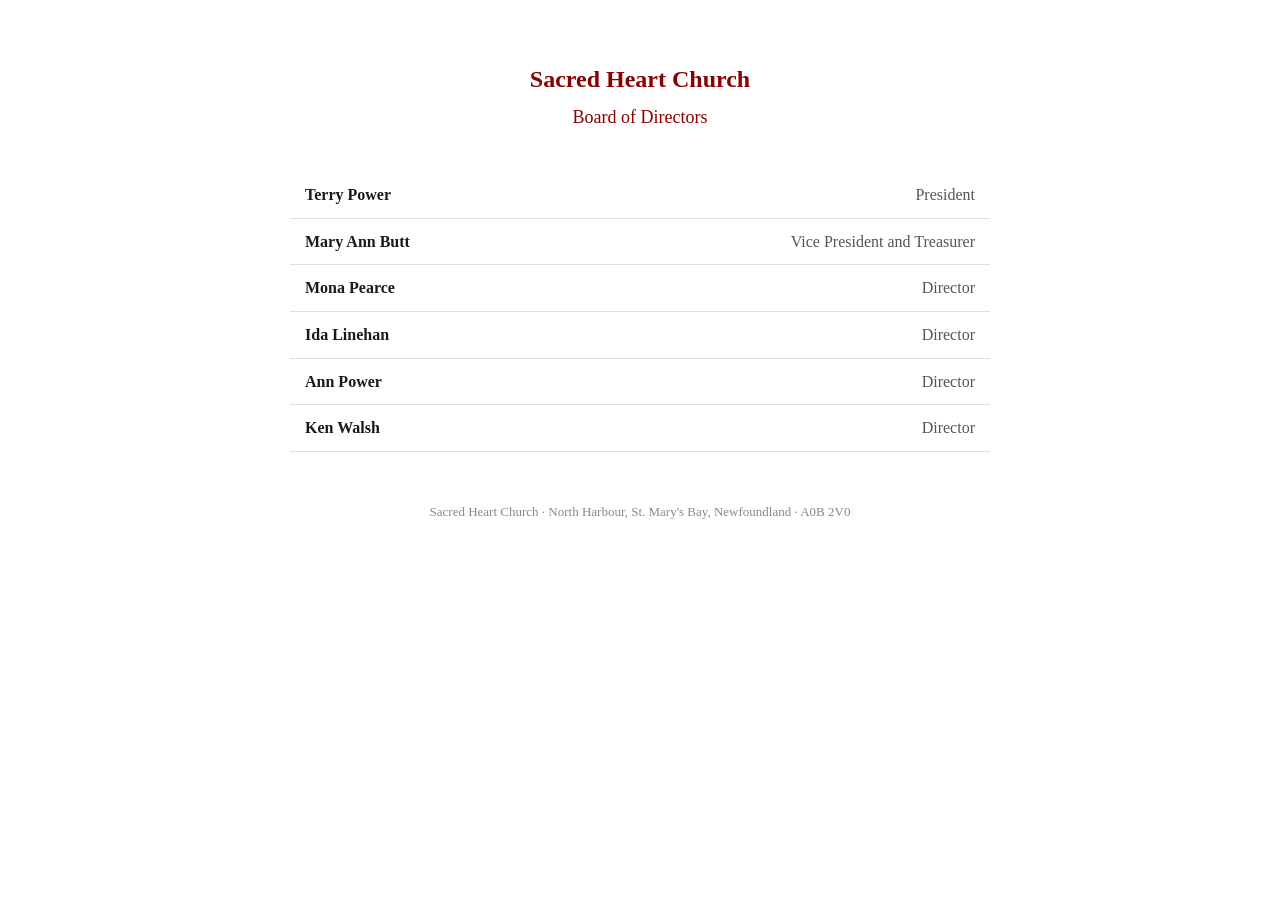
<file: docs/bylaws-directors.html>
<!DOCTYPE html>
<html lang="en">
<head>
    <meta charset="UTF-8">
    <title>Sacred Heart Church — Board of Directors</title>
    <style>
        @page {
            margin: 1in;
        }
        body {
            font-family: Georgia, 'Times New Roman', serif;
            color: #1a1a1a;
            max-width: 700px;
            margin: 60px auto;
            padding: 0 40px;
            line-height: 1.6;
        }
        h1 {
            color: #8B0000;
            font-size: 24px;
            text-align: center;
            margin-bottom: 5px;
        }
        h2 {
            color: #8B0000;
            font-size: 18px;
            text-align: center;
            font-weight: normal;
            margin-top: 0;
            margin-bottom: 40px;
        }
        table {
            width: 100%;
            border-collapse: collapse;
            margin: 20px 0;
        }
        td {
            padding: 10px 15px;
            font-size: 16px;
            border-bottom: 1px solid #e0e0e0;
        }
        td:first-child {
            font-weight: bold;
            width: 55%;
        }
        td:last-child {
            text-align: right;
            color: #555;
        }
        .footer {
            margin-top: 50px;
            text-align: center;
            font-size: 13px;
            color: #888;
        }
    </style>
</head>
<body>
    <h1>Sacred Heart Church</h1>
    <h2>Board of Directors</h2>

    <table>
        <tr>
            <td>Terry Power</td>
            <td>President</td>
        </tr>
        <tr>
            <td>Mary Ann Butt</td>
            <td>Vice President and Treasurer</td>
        </tr>
        <tr>
            <td>Mona Pearce</td>
            <td>Director</td>
        </tr>
        <tr>
            <td>Ida Linehan</td>
            <td>Director</td>
        </tr>
        <tr>
            <td>Ann Power</td>
            <td>Director</td>
        </tr>
        <tr>
            <td>Ken Walsh</td>
            <td>Director</td>
        </tr>
    </table>

    <p class="footer">Sacred Heart Church &middot; North Harbour, St. Mary's Bay, Newfoundland &middot; A0B 2V0</p>
</body>
</html>
</file>
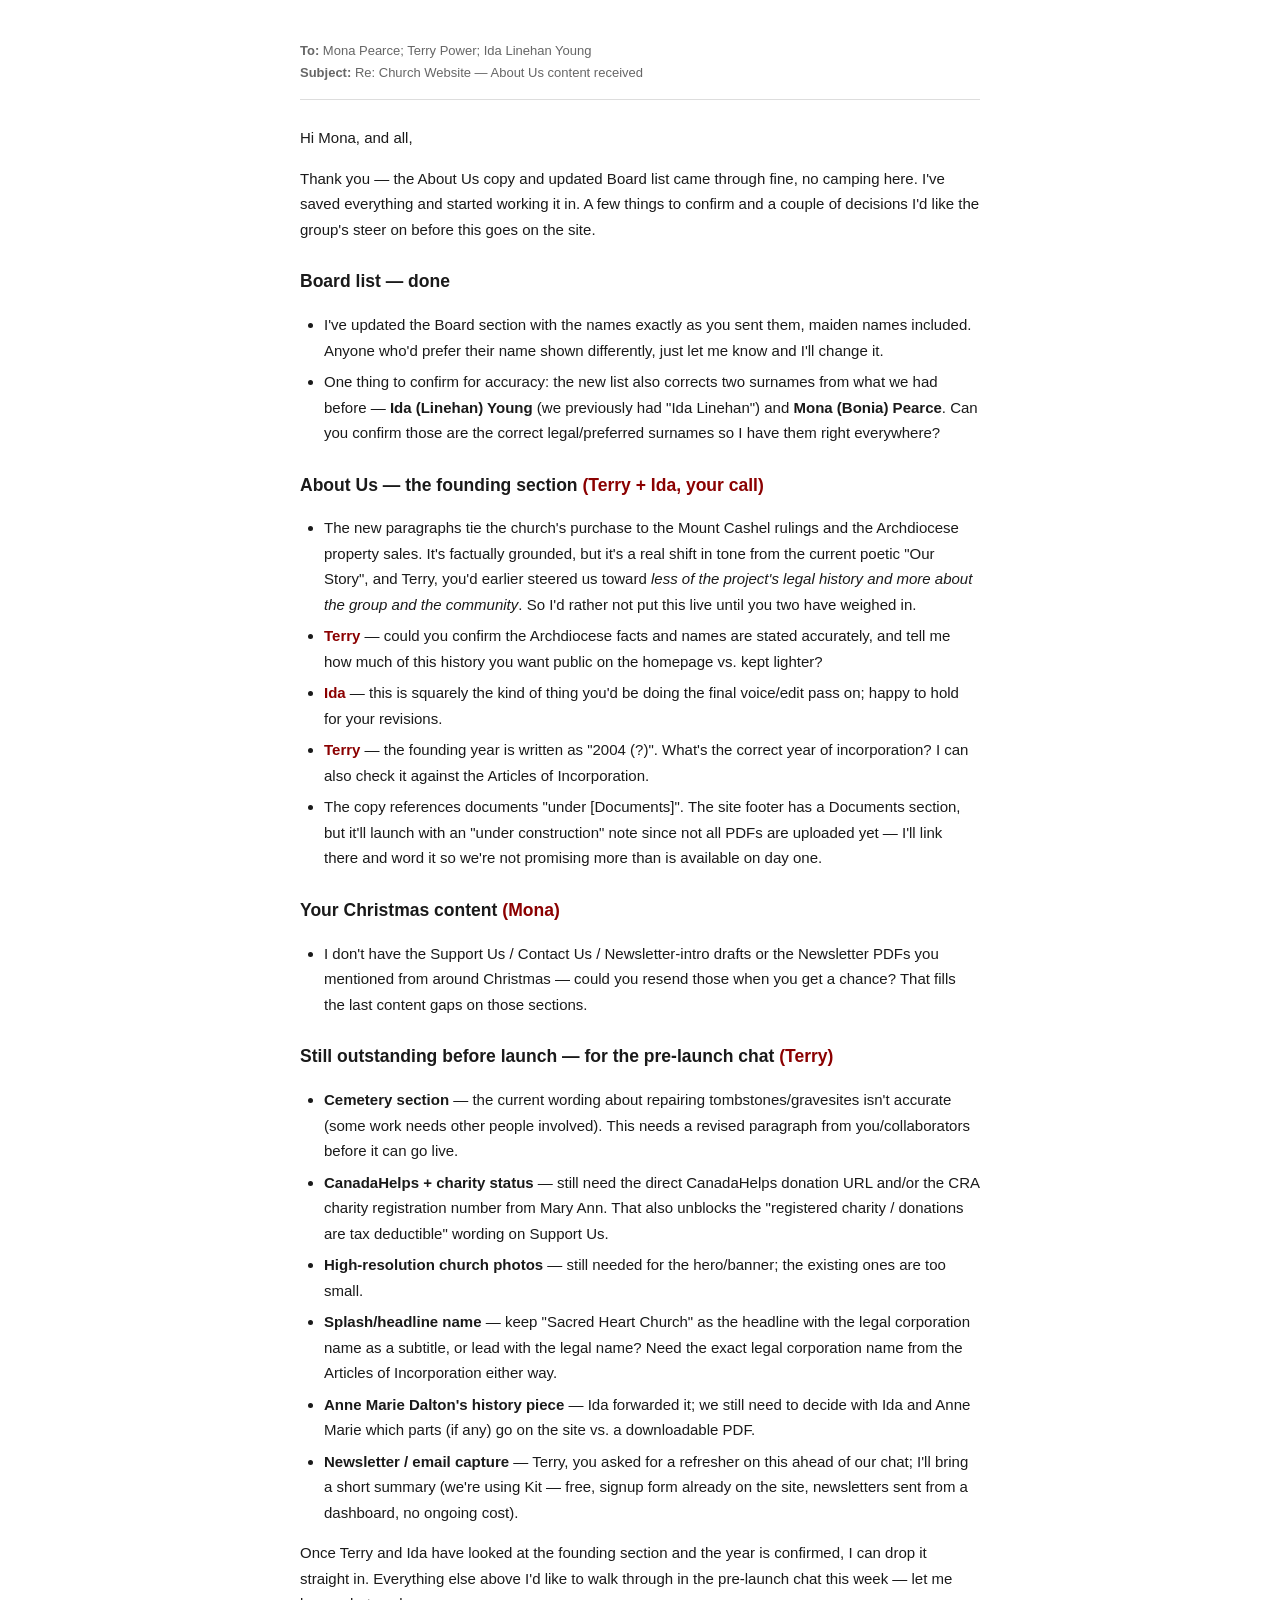
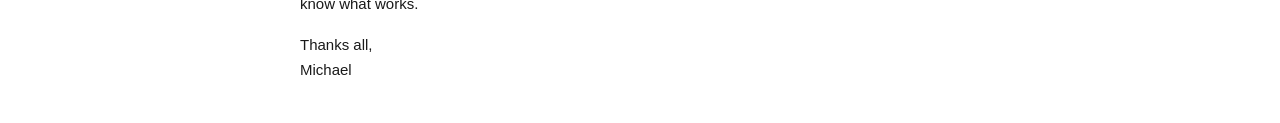
<file: docs/email-about-us-reply.html>
<!DOCTYPE html>
<html lang="en">
<head>
    <meta charset="UTF-8">
    <title>Email — Reply to Mona: About Us Content</title>
    <style>
        body {
            font-family: -apple-system, BlinkMacSystemFont, 'Segoe UI', Roboto, sans-serif;
            color: #1a1a1a;
            max-width: 680px;
            margin: 40px auto;
            padding: 0 30px;
            line-height: 1.7;
            font-size: 15px;
        }
        .meta {
            color: #666;
            font-size: 13px;
            border-bottom: 1px solid #ddd;
            padding-bottom: 15px;
            margin-bottom: 25px;
        }
        h3 {
            margin-top: 25px;
            margin-bottom: 10px;
        }
        ul {
            padding-left: 24px;
        }
        li {
            margin-bottom: 6px;
        }
        .for {
            color: #8B0000;
            font-weight: 600;
        }
    </style>
</head>
<body>

<div class="meta">
    <strong>To:</strong> Mona Pearce; Terry Power; Ida Linehan Young<br>
    <strong>Subject:</strong> Re: Church Website — About Us content received
</div>

<p>Hi Mona, and all,</p>

<p>Thank you — the About Us copy and updated Board list came through fine, no camping here. I've saved everything and started working it in. A few things to confirm and a couple of decisions I'd like the group's steer on before this goes on the site.</p>

<h3>Board list — done</h3>
<ul>
    <li>I've updated the Board section with the names exactly as you sent them, maiden names included. Anyone who'd prefer their name shown differently, just let me know and I'll change it.</li>
    <li>One thing to confirm for accuracy: the new list also corrects two surnames from what we had before — <strong>Ida (Linehan) Young</strong> (we previously had "Ida Linehan") and <strong>Mona (Bonia) Pearce</strong>. Can you confirm those are the correct legal/preferred surnames so I have them right everywhere?</li>
</ul>

<h3>About Us — the founding section <span class="for">(Terry + Ida, your call)</span></h3>
<ul>
    <li>The new paragraphs tie the church's purchase to the Mount Cashel rulings and the Archdiocese property sales. It's factually grounded, but it's a real shift in tone from the current poetic "Our Story", and Terry, you'd earlier steered us toward <em>less of the project's legal history and more about the group and the community</em>. So I'd rather not put this live until you two have weighed in.</li>
    <li><span class="for">Terry</span> — could you confirm the Archdiocese facts and names are stated accurately, and tell me how much of this history you want public on the homepage vs. kept lighter?</li>
    <li><span class="for">Ida</span> — this is squarely the kind of thing you'd be doing the final voice/edit pass on; happy to hold for your revisions.</li>
    <li><span class="for">Terry</span> — the founding year is written as "2004 (?)". What's the correct year of incorporation? I can also check it against the Articles of Incorporation.</li>
    <li>The copy references documents "under [Documents]". The site footer has a Documents section, but it'll launch with an "under construction" note since not all PDFs are uploaded yet — I'll link there and word it so we're not promising more than is available on day one.</li>
</ul>

<h3>Your Christmas content <span class="for">(Mona)</span></h3>
<ul>
    <li>I don't have the Support Us / Contact Us / Newsletter-intro drafts or the Newsletter PDFs you mentioned from around Christmas — could you resend those when you get a chance? That fills the last content gaps on those sections.</li>
</ul>

<h3>Still outstanding before launch — for the pre-launch chat <span class="for">(Terry)</span></h3>
<ul>
    <li><strong>Cemetery section</strong> — the current wording about repairing tombstones/gravesites isn't accurate (some work needs other people involved). This needs a revised paragraph from you/collaborators before it can go live.</li>
    <li><strong>CanadaHelps + charity status</strong> — still need the direct CanadaHelps donation URL and/or the CRA charity registration number from Mary Ann. That also unblocks the "registered charity / donations are tax deductible" wording on Support Us.</li>
    <li><strong>High-resolution church photos</strong> — still needed for the hero/banner; the existing ones are too small.</li>
    <li><strong>Splash/headline name</strong> — keep "Sacred Heart Church" as the headline with the legal corporation name as a subtitle, or lead with the legal name? Need the exact legal corporation name from the Articles of Incorporation either way.</li>
    <li><strong>Anne Marie Dalton's history piece</strong> — Ida forwarded it; we still need to decide with Ida and Anne Marie which parts (if any) go on the site vs. a downloadable PDF.</li>
    <li><strong>Newsletter / email capture</strong> — Terry, you asked for a refresher on this ahead of our chat; I'll bring a short summary (we're using Kit — free, signup form already on the site, newsletters sent from a dashboard, no ongoing cost).</li>
</ul>

<p>Once Terry and Ida have looked at the founding section and the year is confirmed, I can drop it straight in. Everything else above I'd like to walk through in the pre-launch chat this week — let me know what works.</p>

<p>Thanks all,<br>Michael</p>

</body>
</html>
</file>
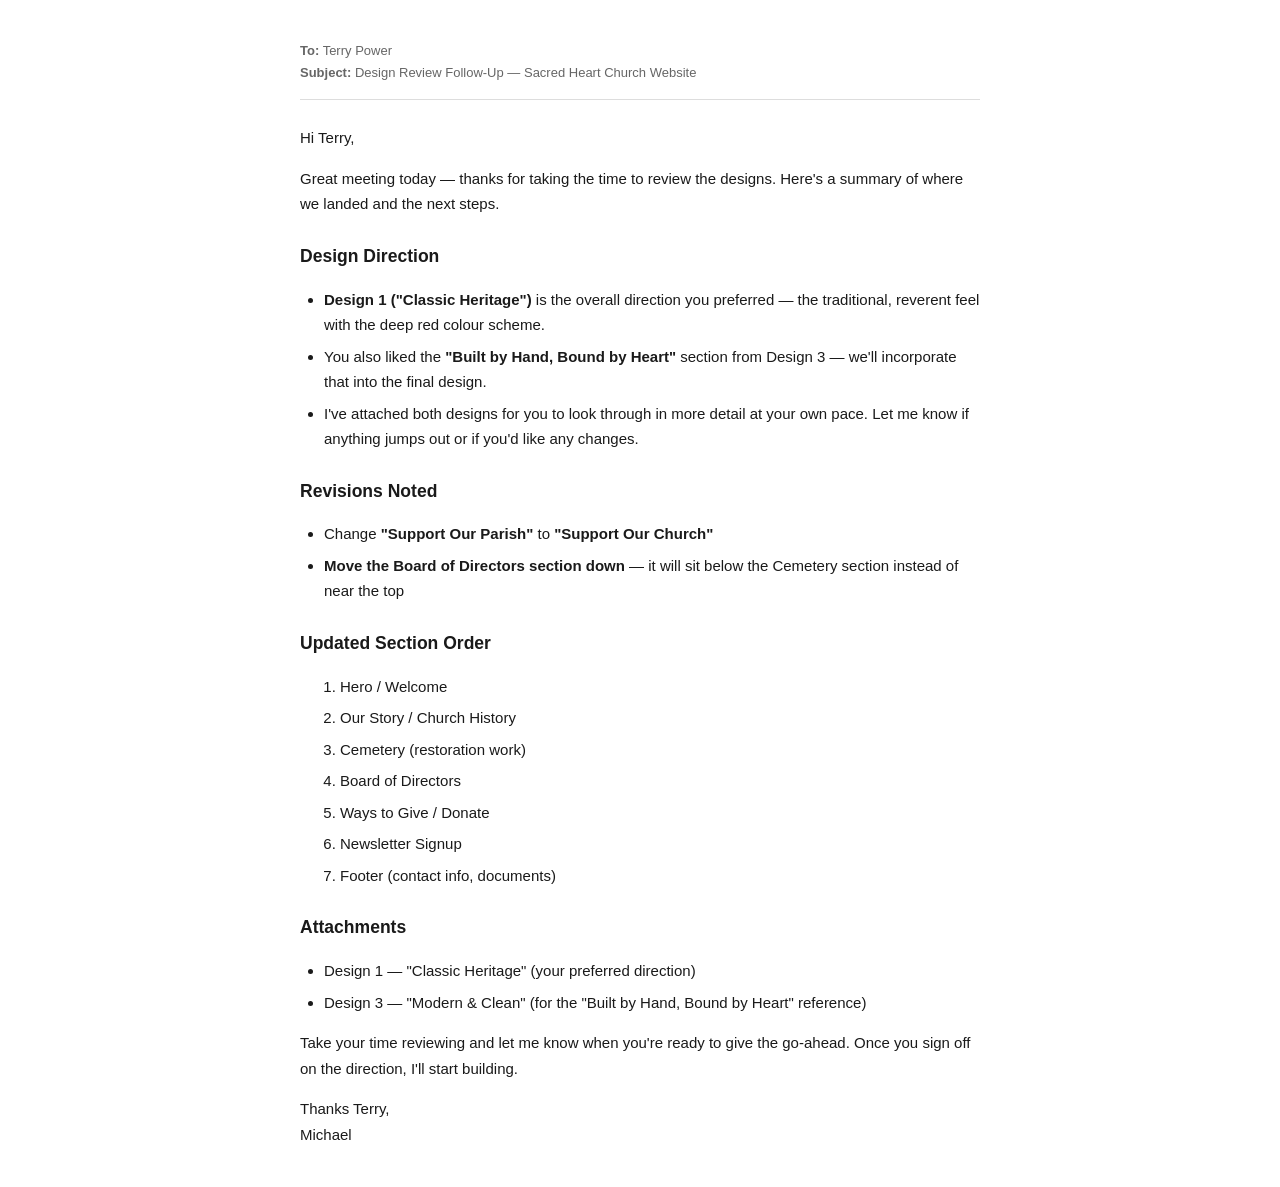
<file: docs/email-design-followup.html>
<!DOCTYPE html>
<html lang="en">
<head>
    <meta charset="UTF-8">
    <title>Email — Design Review Follow-Up</title>
    <style>
        body {
            font-family: -apple-system, BlinkMacSystemFont, 'Segoe UI', Roboto, sans-serif;
            color: #1a1a1a;
            max-width: 680px;
            margin: 40px auto;
            padding: 0 30px;
            line-height: 1.7;
            font-size: 15px;
        }
        .meta {
            color: #666;
            font-size: 13px;
            border-bottom: 1px solid #ddd;
            padding-bottom: 15px;
            margin-bottom: 25px;
        }
        h3 {
            margin-top: 25px;
            margin-bottom: 10px;
        }
        ul {
            padding-left: 24px;
        }
        li {
            margin-bottom: 6px;
        }
    </style>
</head>
<body>

<div class="meta">
    <strong>To:</strong> Terry Power<br>
    <strong>Subject:</strong> Design Review Follow-Up — Sacred Heart Church Website
</div>

<p>Hi Terry,</p>

<p>Great meeting today — thanks for taking the time to review the designs. Here's a summary of where we landed and the next steps.</p>

<h3>Design Direction</h3>
<ul>
    <li><strong>Design 1 ("Classic Heritage")</strong> is the overall direction you preferred — the traditional, reverent feel with the deep red colour scheme.</li>
    <li>You also liked the <strong>"Built by Hand, Bound by Heart"</strong> section from Design 3 — we'll incorporate that into the final design.</li>
    <li>I've attached both designs for you to look through in more detail at your own pace. Let me know if anything jumps out or if you'd like any changes.</li>
</ul>

<h3>Revisions Noted</h3>
<ul>
    <li>Change <strong>"Support Our Parish"</strong> to <strong>"Support Our Church"</strong></li>
    <li><strong>Move the Board of Directors section down</strong> — it will sit below the Cemetery section instead of near the top</li>
</ul>

<h3>Updated Section Order</h3>
<ol>
    <li>Hero / Welcome</li>
    <li>Our Story / Church History</li>
    <li>Cemetery (restoration work)</li>
    <li>Board of Directors</li>
    <li>Ways to Give / Donate</li>
    <li>Newsletter Signup</li>
    <li>Footer (contact info, documents)</li>
</ol>

<h3>Attachments</h3>
<ul>
    <li>Design 1 — "Classic Heritage" (your preferred direction)</li>
    <li>Design 3 — "Modern & Clean" (for the "Built by Hand, Bound by Heart" reference)</li>
</ul>

<p>Take your time reviewing and let me know when you're ready to give the go-ahead. Once you sign off on the direction, I'll start building.</p>

<p>Thanks Terry,<br>Michael</p>

</body>
</html>
</file>
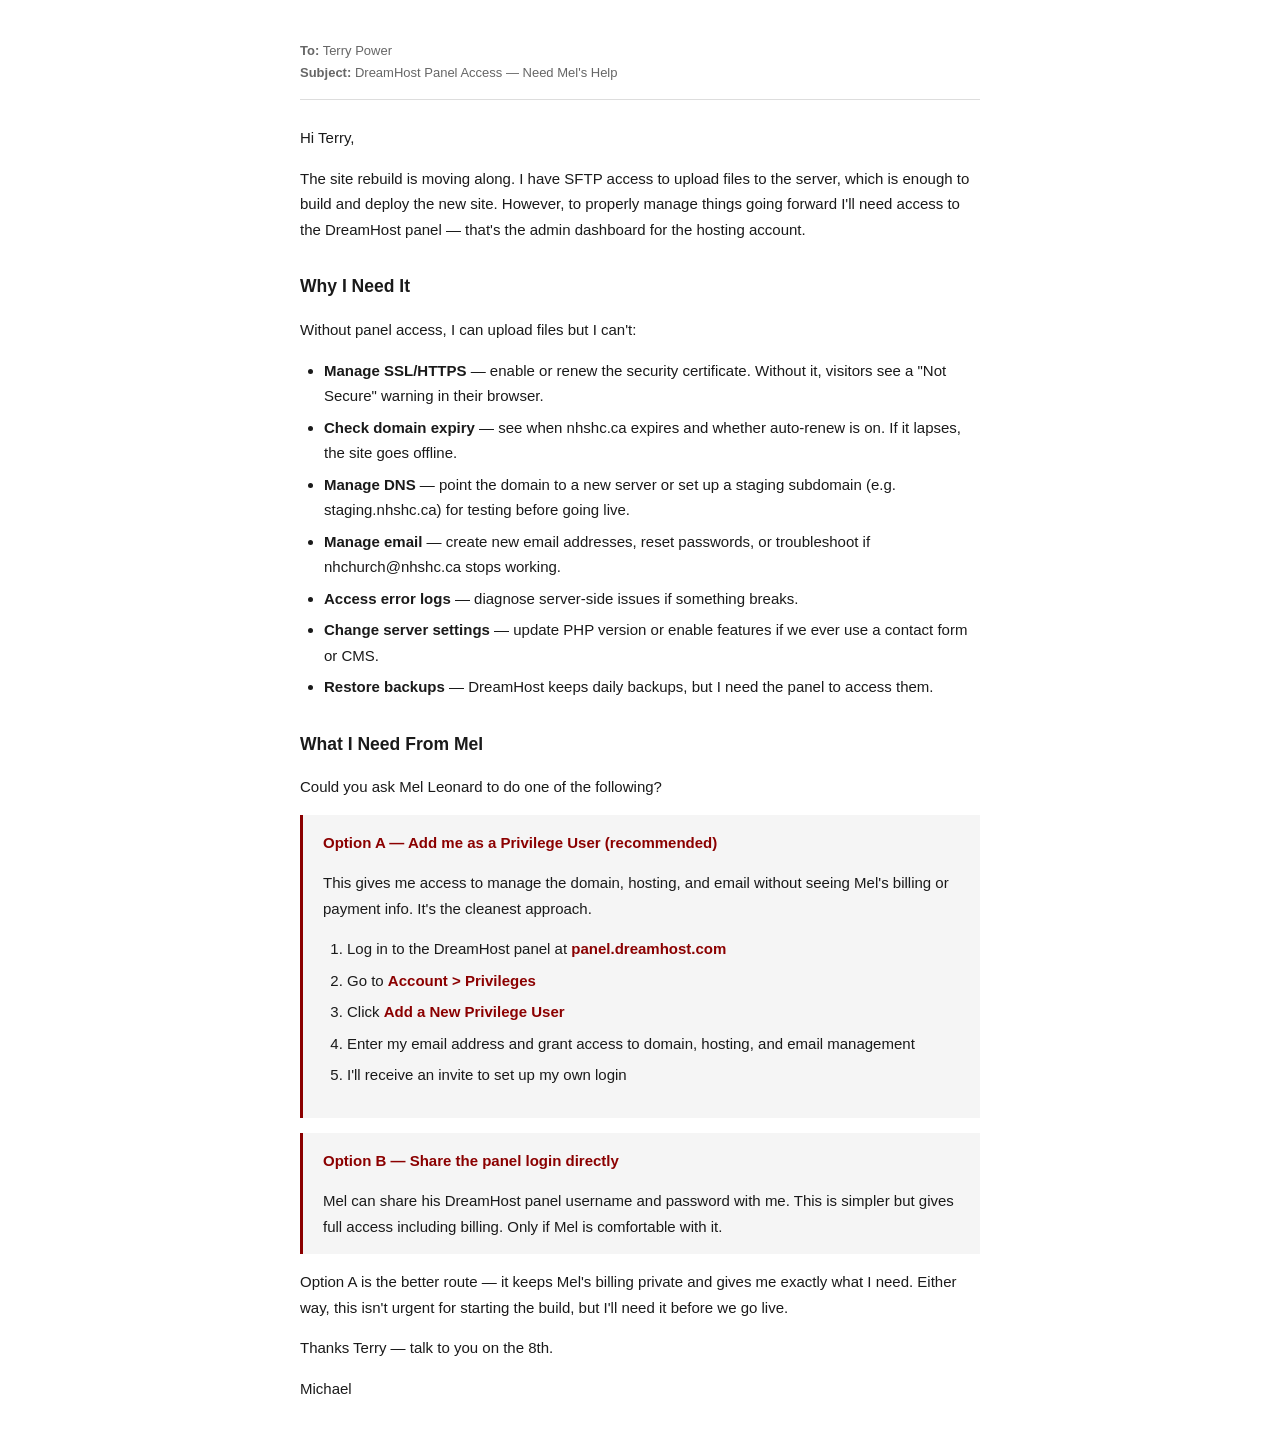
<file: docs/email-dreamhost-access.html>
<!DOCTYPE html>
<html lang="en">
<head>
    <meta charset="UTF-8">
    <title>Email — DreamHost Panel Access Request</title>
    <style>
        body {
            font-family: -apple-system, BlinkMacSystemFont, 'Segoe UI', Roboto, sans-serif;
            color: #1a1a1a;
            max-width: 680px;
            margin: 40px auto;
            padding: 0 30px;
            line-height: 1.7;
            font-size: 15px;
        }
        h3 {
            margin-top: 30px;
            margin-bottom: 10px;
        }
        ol, ul {
            padding-left: 24px;
        }
        li {
            margin-bottom: 6px;
        }
        .meta {
            color: #666;
            font-size: 13px;
            border-bottom: 1px solid #ddd;
            padding-bottom: 15px;
            margin-bottom: 25px;
        }
        .option-box {
            background: #f5f5f5;
            border-left: 3px solid #8B0000;
            padding: 15px 20px;
            margin: 15px 0;
        }
        .option-box strong {
            color: #8B0000;
        }
    </style>
</head>
<body>

<div class="meta">
    <strong>To:</strong> Terry Power<br>
    <strong>Subject:</strong> DreamHost Panel Access — Need Mel's Help
</div>

<p>Hi Terry,</p>

<p>The site rebuild is moving along. I have SFTP access to upload files to the server, which is enough to build and deploy the new site. However, to properly manage things going forward I'll need access to the DreamHost panel — that's the admin dashboard for the hosting account.</p>

<h3>Why I Need It</h3>

<p>Without panel access, I can upload files but I can't:</p>

<ul>
    <li><strong>Manage SSL/HTTPS</strong> — enable or renew the security certificate. Without it, visitors see a "Not Secure" warning in their browser.</li>
    <li><strong>Check domain expiry</strong> — see when nhshc.ca expires and whether auto-renew is on. If it lapses, the site goes offline.</li>
    <li><strong>Manage DNS</strong> — point the domain to a new server or set up a staging subdomain (e.g. staging.nhshc.ca) for testing before going live.</li>
    <li><strong>Manage email</strong> — create new email addresses, reset passwords, or troubleshoot if nhchurch@nhshc.ca stops working.</li>
    <li><strong>Access error logs</strong> — diagnose server-side issues if something breaks.</li>
    <li><strong>Change server settings</strong> — update PHP version or enable features if we ever use a contact form or CMS.</li>
    <li><strong>Restore backups</strong> — DreamHost keeps daily backups, but I need the panel to access them.</li>
</ul>

<h3>What I Need From Mel</h3>

<p>Could you ask Mel Leonard to do one of the following?</p>

<div class="option-box">
    <strong>Option A — Add me as a Privilege User (recommended)</strong>
    <p style="margin-bottom: 0;">This gives me access to manage the domain, hosting, and email without seeing Mel's billing or payment info. It's the cleanest approach.</p>
    <ol>
        <li>Log in to the DreamHost panel at <strong>panel.dreamhost.com</strong></li>
        <li>Go to <strong>Account &gt; Privileges</strong></li>
        <li>Click <strong>Add a New Privilege User</strong></li>
        <li>Enter my email address and grant access to domain, hosting, and email management</li>
        <li>I'll receive an invite to set up my own login</li>
    </ol>
</div>

<div class="option-box">
    <strong>Option B — Share the panel login directly</strong>
    <p style="margin-bottom: 0;">Mel can share his DreamHost panel username and password with me. This is simpler but gives full access including billing. Only if Mel is comfortable with it.</p>
</div>

<p>Option A is the better route — it keeps Mel's billing private and gives me exactly what I need. Either way, this isn't urgent for starting the build, but I'll need it before we go live.</p>

<p>Thanks Terry — talk to you on the 8th.</p>

<p>Michael</p>

</body>
</html>
</file>
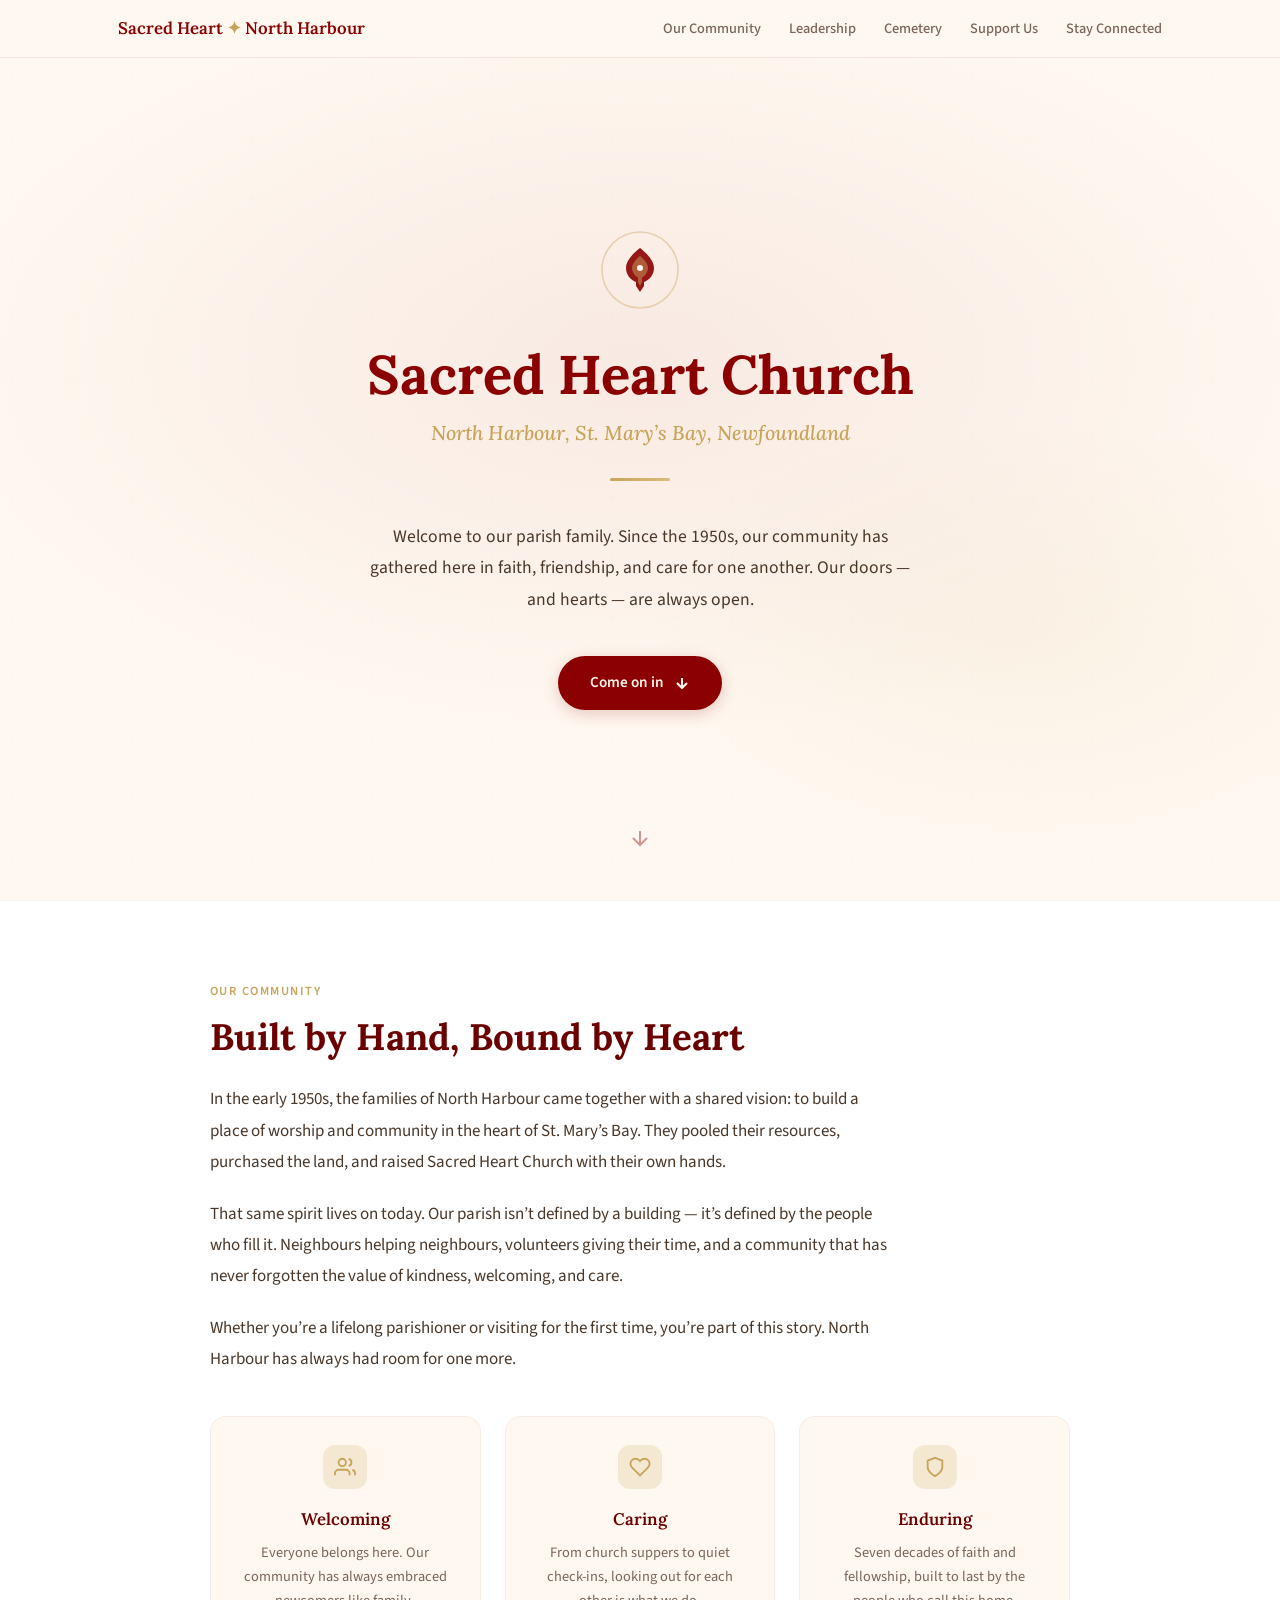
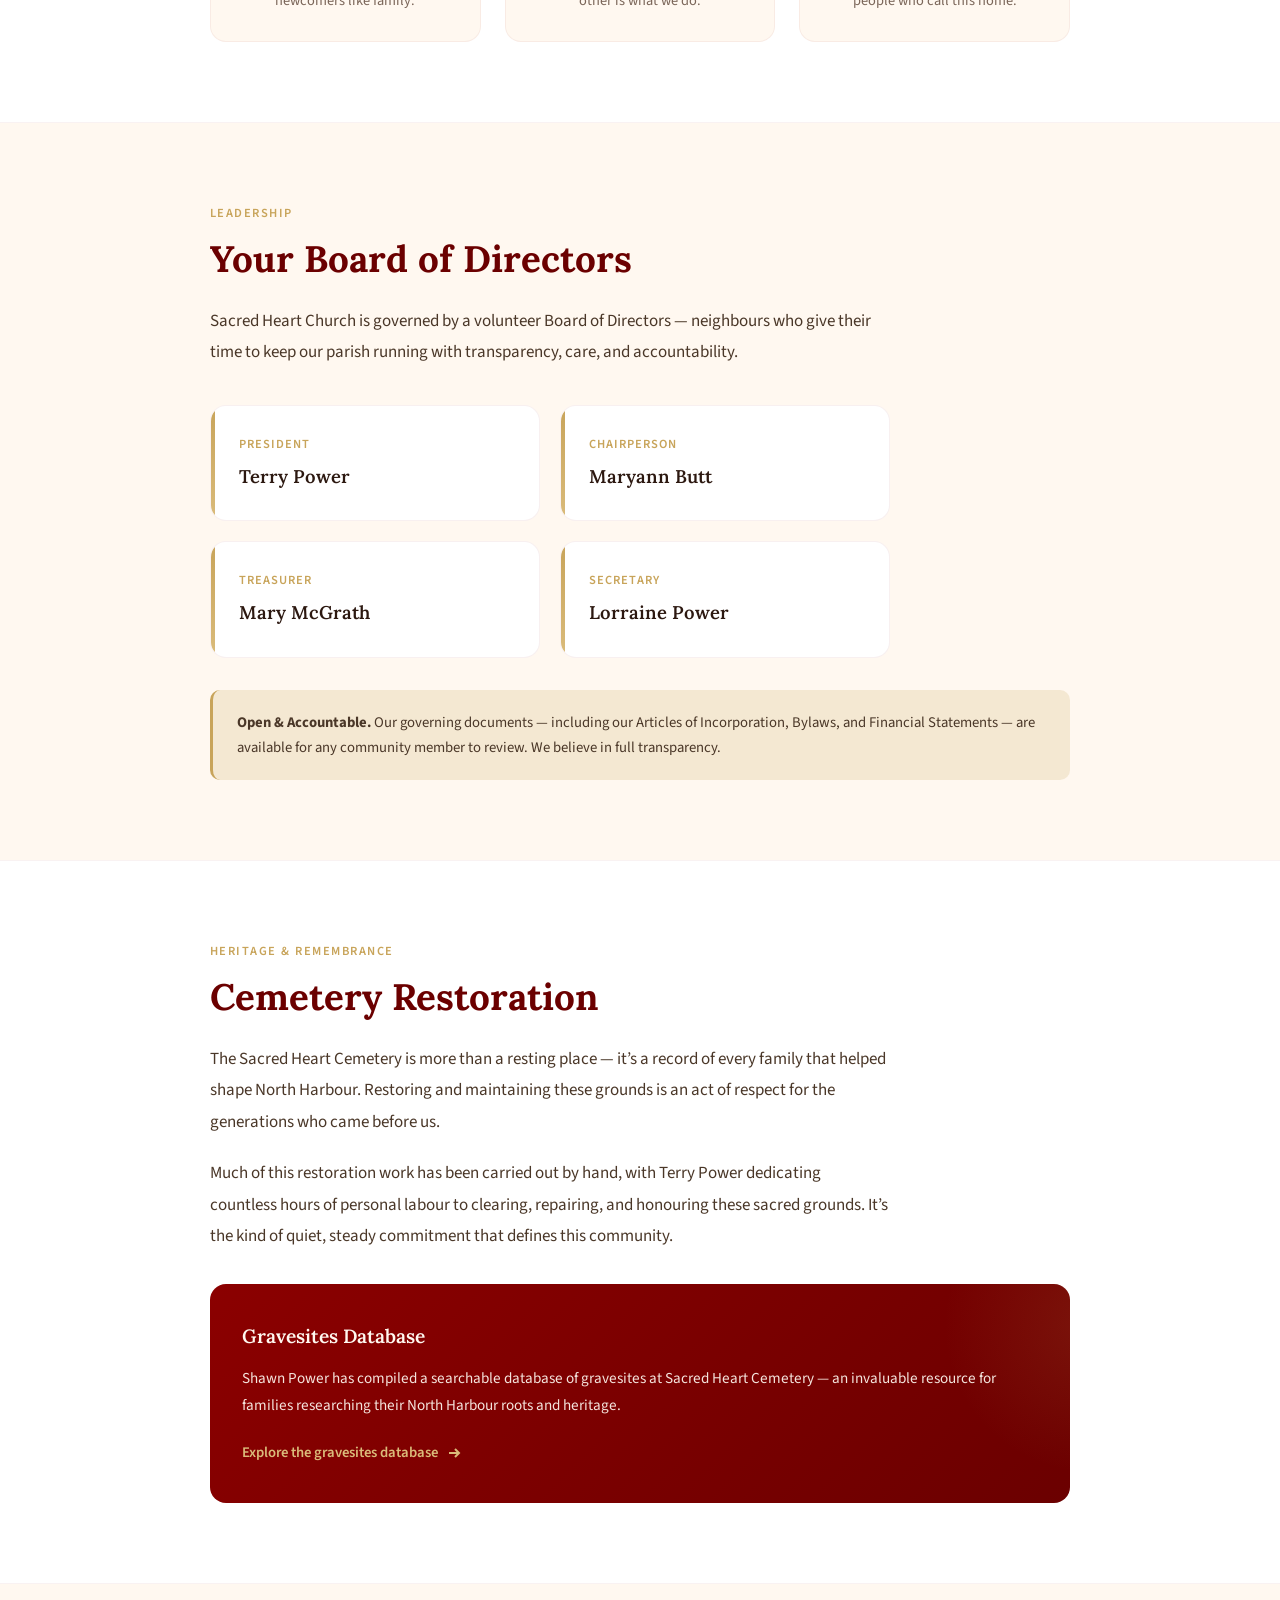
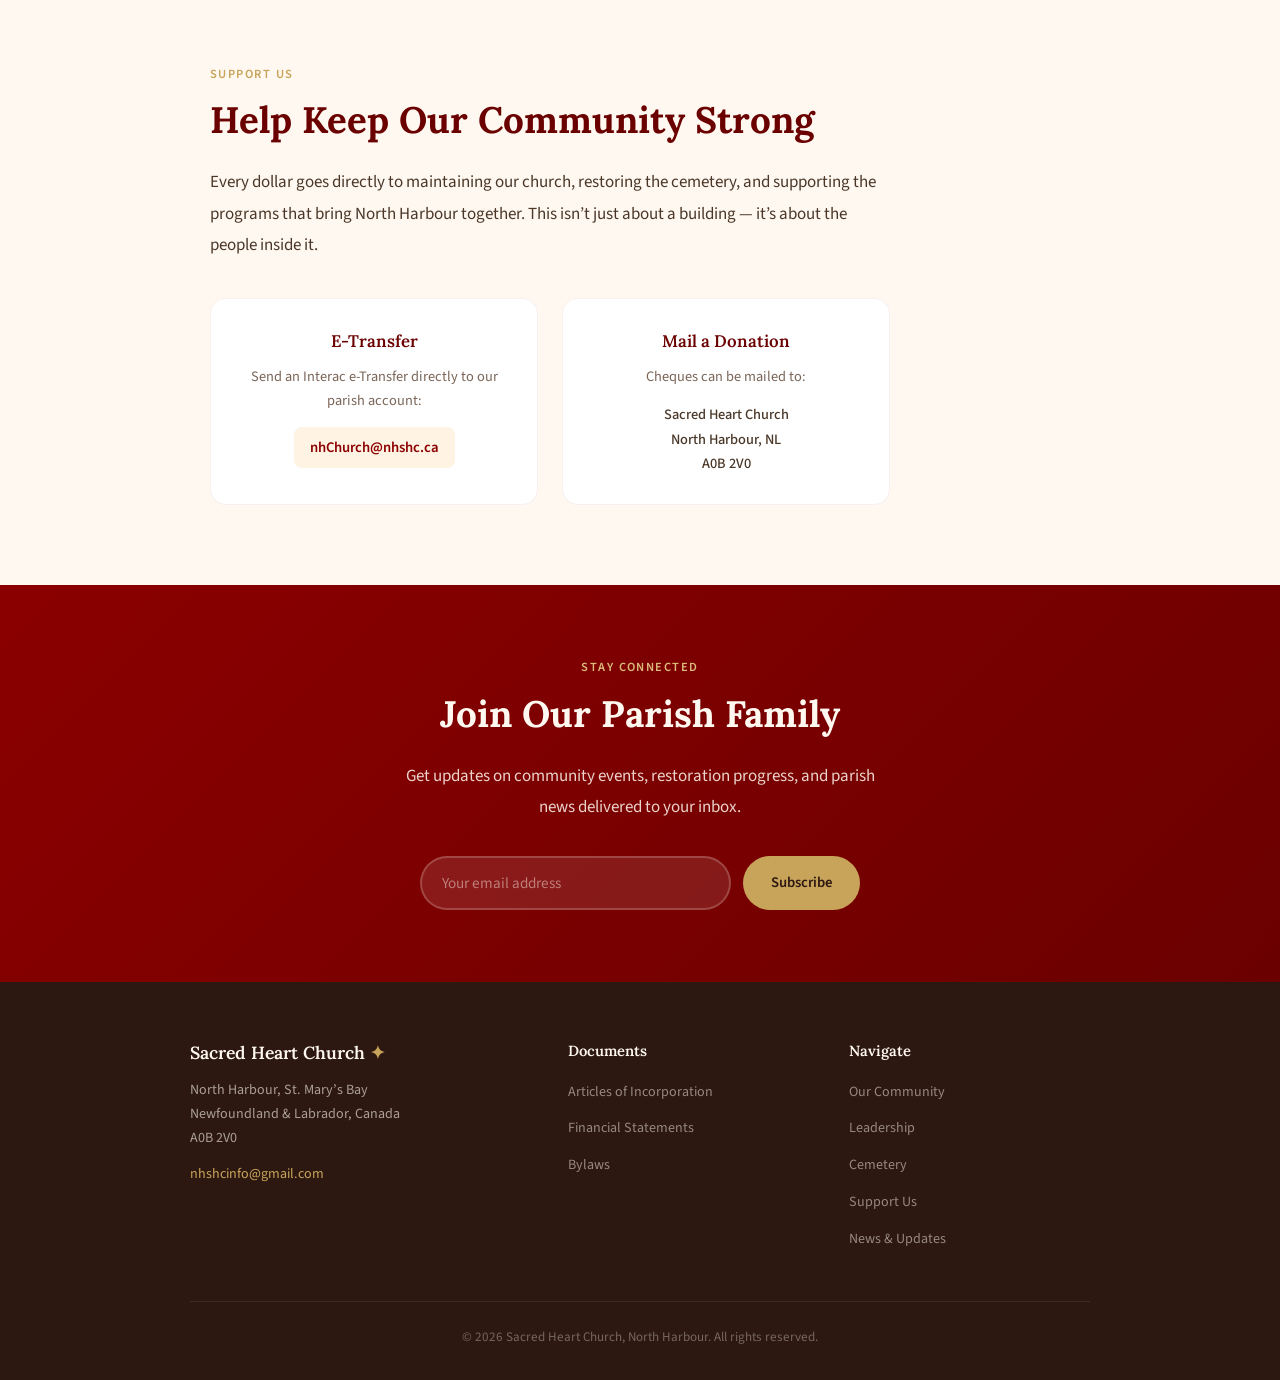
<file: docs/sacred-heart-church (2).html>
<!DOCTYPE html>
<html lang="en">
<head>
<meta charset="UTF-8">
<meta name="viewport" content="width=device-width, initial-scale=1.0">
<title>Sacred Heart Church — North Harbour, NL</title>
<link rel="preconnect" href="https://fonts.googleapis.com">
<link href="https://fonts.googleapis.com/css2?family=Lora:ital,wght@0,400;0,500;0,600;0,700;1,400;1,500&family=Source+Sans+3:wght@300;400;500;600&display=swap" rel="stylesheet">
<style>
  :root {
    --red: #8B0000;
    --red-light: #A52A2A;
    --red-dark: #6B0000;
    --cream: #FFF8F0;
    --cream-warm: #FFF3E4;
    --gold: #C8A45A;
    --gold-light: #DABB7A;
    --gold-muted: rgba(200,164,90,0.2);
    --text-dark: #2C1810;
    --text-body: #4A3728;
    --text-light: #7A6558;
    --white: #FFFFFF;
    --shadow-card: 0 4px 24px rgba(44,24,16,0.08);
    --shadow-lift: 0 8px 32px rgba(44,24,16,0.12);
    --radius: 16px;
    --radius-sm: 10px;
  }

  * { margin: 0; padding: 0; box-sizing: border-box; }
  html { scroll-behavior: smooth; }

  body {
    font-family: 'Source Sans 3', 'Segoe UI', sans-serif;
    color: var(--text-body);
    background: var(--cream);
    font-size: 17px;
    line-height: 1.7;
    -webkit-font-smoothing: antialiased;
  }

  /* ═══ NAV ═══ */
  nav {
    position: fixed; top: 0; left: 0; right: 0; z-index: 100;
    background: rgba(255,248,240,0.92);
    backdrop-filter: blur(12px);
    -webkit-backdrop-filter: blur(12px);
    border-bottom: 1px solid rgba(139,0,0,0.08);
    transition: box-shadow 0.3s ease;
  }
  nav.scrolled { box-shadow: 0 2px 24px rgba(44,24,16,0.08); }

  .nav-inner {
    max-width: 1100px; margin: 0 auto; padding: 14px 28px;
    display: flex; align-items: center; justify-content: space-between;
  }
  .nav-brand {
    font-family: 'Lora', Georgia, serif; font-size: 1.05rem;
    font-weight: 600; color: var(--red); text-decoration: none;
  }
  .nav-brand span { color: var(--gold); }
  .nav-links { display: flex; gap: 28px; list-style: none; }
  .nav-links a {
    text-decoration: none; color: var(--text-light);
    font-size: 0.9rem; font-weight: 500; transition: color 0.2s;
  }
  .nav-links a:hover { color: var(--red); }

  .hamburger {
    display: none; background: none; border: none; cursor: pointer; padding: 4px;
  }
  .hamburger svg { width: 26px; height: 26px; color: var(--red); }

  .mobile-menu {
    display: none; position: fixed; top: 56px; left: 0; right: 0;
    background: var(--cream); border-bottom: 2px solid var(--gold-muted);
    padding: 20px 28px; box-shadow: var(--shadow-lift); z-index: 99;
  }
  .mobile-menu.open { display: block; }
  .mobile-menu a {
    display: block; padding: 12px 0; text-decoration: none;
    color: var(--text-body); font-size: 1rem; font-weight: 500;
    border-bottom: 1px solid rgba(139,0,0,0.06);
  }
  .mobile-menu a:last-child { border: none; }

  /* ═══ HERO ═══ */
  .hero {
    min-height: 100vh; display: flex; flex-direction: column;
    align-items: center; justify-content: center; text-align: center;
    padding: 120px 28px 80px; position: relative; overflow: hidden;
    background:
      radial-gradient(ellipse 80% 60% at 50% 40%, rgba(139,0,0,0.06) 0%, transparent 70%),
      radial-gradient(ellipse 50% 40% at 80% 70%, rgba(200,164,90,0.08) 0%, transparent 60%),
      var(--cream);
  }
  .hero::before {
    content: ''; position: absolute; top: 0; left: 0; right: 0; bottom: 0;
    background-image:
      radial-gradient(circle at 20% 30%, rgba(139,0,0,0.03) 1px, transparent 1px),
      radial-gradient(circle at 80% 70%, rgba(200,164,90,0.04) 1px, transparent 1px);
    background-size: 60px 60px, 80px 80px; opacity: 0.7;
  }
  .hero-icon {
    position: relative; width: 80px; height: 80px; margin-bottom: 32px;
    animation: fadeInDown 0.8s ease-out;
  }
  .hero-icon svg { width: 100%; height: 100%; }
  .hero h1 {
    font-family: 'Lora', Georgia, serif;
    font-size: clamp(2.2rem, 5vw, 3.4rem);
    color: var(--red); font-weight: 700; line-height: 1.2;
    margin-bottom: 8px; position: relative; animation: fadeInUp 0.8s ease-out;
  }
  .hero-location {
    font-family: 'Lora', Georgia, serif;
    font-size: clamp(1rem, 2.2vw, 1.25rem);
    color: var(--gold); font-weight: 500; font-style: italic;
    margin-bottom: 28px; animation: fadeInUp 0.8s ease-out 0.1s both;
  }
  .hero-message {
    max-width: 560px; font-size: 1.1rem; color: var(--text-body);
    line-height: 1.8; margin-bottom: 40px; position: relative;
    animation: fadeInUp 0.8s ease-out 0.2s both;
  }
  .hero-divider {
    width: 60px; height: 3px;
    background: linear-gradient(90deg, var(--gold), var(--gold-light));
    border-radius: 2px; margin-bottom: 40px;
    animation: fadeInUp 0.8s ease-out 0.15s both;
  }
  .hero-cta {
    display: inline-flex; align-items: center; gap: 10px;
    background: var(--red); color: var(--cream); text-decoration: none;
    padding: 14px 32px; border-radius: 50px; font-weight: 600;
    font-size: 0.95rem; transition: all 0.3s ease;
    box-shadow: 0 4px 16px rgba(139,0,0,0.2);
    animation: fadeInUp 0.8s ease-out 0.3s both;
  }
  .hero-cta:hover {
    background: var(--red-light); transform: translateY(-2px);
    box-shadow: 0 6px 24px rgba(139,0,0,0.25);
  }
  .hero-cta svg { width: 16px; height: 16px; }
  .scroll-hint {
    position: absolute; bottom: 40px;
    animation: bounce 2s infinite 1.5s; opacity: 0.4;
  }
  .scroll-hint svg { width: 24px; height: 24px; color: var(--red); }

  /* ═══ SECTIONS ═══ */
  section { padding: 80px 28px; }
  .section-inner { max-width: 860px; margin: 0 auto; }
  .section-label {
    font-family: 'Source Sans 3', sans-serif; font-size: 0.78rem;
    font-weight: 600; letter-spacing: 0.12em; text-transform: uppercase;
    color: var(--gold); margin-bottom: 12px;
  }
  .section-title {
    font-family: 'Lora', Georgia, serif;
    font-size: clamp(1.7rem, 3.5vw, 2.3rem);
    color: var(--red-dark); font-weight: 700; line-height: 1.25; margin-bottom: 24px;
  }
  .section-text {
    color: var(--text-body); line-height: 1.85; margin-bottom: 20px; max-width: 680px;
  }

  /* ═══ COMMUNITY ═══ */
  .community-section {
    background: var(--white);
    border-top: 1px solid rgba(139,0,0,0.05);
    border-bottom: 1px solid rgba(139,0,0,0.05);
  }
  .values-row {
    display: grid; grid-template-columns: repeat(3, 1fr);
    gap: 24px; margin-top: 40px;
  }
  .value-card {
    background: var(--cream); border-radius: var(--radius);
    padding: 28px 24px; text-align: center;
    border: 1px solid rgba(139,0,0,0.05);
    transition: transform 0.3s ease, box-shadow 0.3s ease;
  }
  .value-card:hover { transform: translateY(-3px); box-shadow: var(--shadow-card); }
  .value-icon {
    width: 44px; height: 44px; margin: 0 auto 16px;
    background: var(--gold-muted); border-radius: 12px;
    display: flex; align-items: center; justify-content: center;
  }
  .value-icon svg { width: 22px; height: 22px; color: var(--gold); }
  .value-card h3 {
    font-family: 'Lora', Georgia, serif; font-size: 1.05rem;
    color: var(--red-dark); font-weight: 600; margin-bottom: 8px;
  }
  .value-card p { font-size: 0.9rem; color: var(--text-light); line-height: 1.65; }

  /* ═══ LEADERSHIP ═══ */
  .leadership-section { background: var(--cream); }
  .board-grid {
    display: grid; grid-template-columns: repeat(2, 1fr);
    gap: 20px; margin-top: 36px; max-width: 680px;
  }
  .board-card {
    background: var(--white); border-radius: var(--radius); padding: 28px;
    border: 1px solid rgba(139,0,0,0.06);
    transition: all 0.3s ease; position: relative; overflow: hidden;
  }
  .board-card::before {
    content: ''; position: absolute; top: 0; left: 0;
    width: 4px; height: 100%;
    background: linear-gradient(180deg, var(--gold), var(--gold-light));
    border-radius: 0 2px 2px 0;
  }
  .board-card:hover { box-shadow: var(--shadow-card); transform: translateY(-2px); }
  .board-role {
    font-size: 0.78rem; font-weight: 600; letter-spacing: 0.08em;
    text-transform: uppercase; color: var(--gold); margin-bottom: 6px;
  }
  .board-name {
    font-family: 'Lora', Georgia, serif; font-size: 1.15rem;
    font-weight: 600; color: var(--text-dark);
  }
  .governance-note {
    margin-top: 32px; padding: 20px 24px; background: var(--gold-muted);
    border-radius: var(--radius-sm); font-size: 0.92rem;
    color: var(--text-body); line-height: 1.7; border-left: 3px solid var(--gold);
  }

  /* ═══ CEMETERY ═══ */
  .cemetery-section {
    background: var(--white);
    border-top: 1px solid rgba(139,0,0,0.05);
    border-bottom: 1px solid rgba(139,0,0,0.05);
  }
  .cemetery-highlight {
    margin-top: 32px;
    background: linear-gradient(135deg, var(--red), var(--red-dark));
    color: var(--cream); border-radius: var(--radius);
    padding: 36px 32px; position: relative; overflow: hidden;
  }
  .cemetery-highlight::before {
    content: ''; position: absolute; top: -50%; right: -20%;
    width: 300px; height: 300px;
    background: radial-gradient(circle, rgba(200,164,90,0.12) 0%, transparent 70%);
  }
  .cemetery-highlight h3 {
    font-family: 'Lora', Georgia, serif; font-size: 1.2rem;
    font-weight: 600; margin-bottom: 12px; position: relative;
  }
  .cemetery-highlight p {
    font-size: 0.95rem; line-height: 1.75; opacity: 0.92;
    position: relative; margin-bottom: 20px;
  }
  .cemetery-link {
    display: inline-flex; align-items: center; gap: 8px;
    color: var(--gold-light); text-decoration: none;
    font-weight: 600; font-size: 0.92rem; transition: color 0.2s; position: relative;
  }
  .cemetery-link:hover { color: var(--cream); }
  .cemetery-link svg { width: 16px; height: 16px; }

  /* ═══ DONATE ═══ */
  .donate-section { background: var(--cream); }
  .donate-grid {
    display: grid; grid-template-columns: repeat(2, 1fr);
    gap: 24px; margin-top: 36px; max-width: 680px;
  }
  .donate-card {
    background: var(--white); border-radius: var(--radius); padding: 28px;
    border: 1px solid rgba(139,0,0,0.06); text-align: center;
  }
  .donate-card h3 {
    font-family: 'Lora', Georgia, serif; font-size: 1.05rem;
    color: var(--red-dark); font-weight: 600; margin-bottom: 10px;
  }
  .donate-card p {
    font-size: 0.9rem; color: var(--text-light); line-height: 1.65; margin-bottom: 14px;
  }
  .donate-email {
    display: inline-block; background: var(--cream-warm); padding: 8px 16px;
    border-radius: 8px; font-weight: 600; color: var(--red);
    font-size: 0.92rem; word-break: break-all;
  }
  .donate-address {
    font-size: 0.9rem; color: var(--text-body); line-height: 1.7; font-weight: 500;
  }

  /* ═══ NEWSLETTER ═══ */
  .newsletter-section {
    background: linear-gradient(135deg, var(--red), var(--red-dark));
    color: var(--cream); text-align: center; padding: 72px 28px;
  }
  .newsletter-section .section-label { color: var(--gold-light); }
  .newsletter-section .section-title { color: var(--cream); }
  .newsletter-section .section-text {
    color: rgba(255,248,240,0.85); margin: 0 auto 32px; max-width: 480px;
  }
  .newsletter-form { display: flex; gap: 12px; max-width: 440px; margin: 0 auto; }
  .newsletter-form input {
    flex: 1; padding: 14px 20px;
    border: 2px solid rgba(255,248,240,0.2); border-radius: 50px;
    background: rgba(255,248,240,0.1); color: var(--cream);
    font-size: 0.95rem; font-family: inherit; outline: none; transition: border-color 0.3s;
  }
  .newsletter-form input::placeholder { color: rgba(255,248,240,0.45); }
  .newsletter-form input:focus { border-color: var(--gold); }
  .newsletter-form button {
    padding: 14px 28px; background: var(--gold); color: var(--text-dark);
    border: none; border-radius: 50px; font-weight: 600; font-size: 0.92rem;
    cursor: pointer; transition: all 0.3s ease; font-family: inherit; white-space: nowrap;
  }
  .newsletter-form button:hover { background: var(--gold-light); transform: translateY(-1px); }

  /* ═══ FOOTER ═══ */
  footer {
    background: var(--text-dark); color: rgba(255,248,240,0.6); padding: 56px 28px 32px;
  }
  .footer-inner { max-width: 900px; margin: 0 auto; }
  .footer-grid {
    display: grid; grid-template-columns: 1.4fr 1fr 1fr;
    gap: 40px; margin-bottom: 40px;
  }
  .footer-brand {
    font-family: 'Lora', Georgia, serif; font-size: 1.1rem;
    color: var(--cream); font-weight: 600; margin-bottom: 12px;
  }
  .footer-brand span { color: var(--gold); }
  footer p { font-size: 0.88rem; line-height: 1.7; }
  .footer-heading {
    font-family: 'Lora', Georgia, serif; font-size: 0.92rem;
    color: var(--cream); font-weight: 600; margin-bottom: 14px;
  }
  .footer-links { list-style: none; }
  .footer-links li { margin-bottom: 8px; }
  .footer-links a {
    color: rgba(255,248,240,0.5); text-decoration: none;
    font-size: 0.88rem; transition: color 0.2s;
  }
  .footer-links a:hover { color: var(--gold); }
  .footer-bottom {
    border-top: 1px solid rgba(255,248,240,0.08); padding-top: 24px;
    text-align: center; font-size: 0.82rem; color: rgba(255,248,240,0.35);
  }

  /* ═══ ANIMATIONS ═══ */
  @keyframes fadeInUp {
    from { opacity: 0; transform: translateY(24px); }
    to { opacity: 1; transform: translateY(0); }
  }
  @keyframes fadeInDown {
    from { opacity: 0; transform: translateY(-16px); }
    to { opacity: 1; transform: translateY(0); }
  }
  @keyframes bounce {
    0%, 20%, 50%, 80%, 100% { transform: translateY(0); }
    40% { transform: translateY(-8px); }
    60% { transform: translateY(-4px); }
  }
  .reveal {
    opacity: 0; transform: translateY(28px);
    transition: opacity 0.7s ease, transform 0.7s ease;
  }
  .reveal.visible { opacity: 1; transform: translateY(0); }

  /* ═══ RESPONSIVE ═══ */
  @media (max-width: 768px) {
    .nav-links { display: none; }
    .hamburger { display: block; }
    .values-row { grid-template-columns: 1fr; gap: 16px; }
    .board-grid { grid-template-columns: 1fr; }
    .donate-grid { grid-template-columns: 1fr; }
    .footer-grid { grid-template-columns: 1fr; gap: 28px; }
    .newsletter-form { flex-direction: column; }
    .newsletter-form button { width: 100%; }
    section { padding: 60px 20px; }
    .hero { padding: 100px 20px 70px; }
  }
</style>
</head>
<body>

<!-- NAV -->
<nav id="navbar">
  <div class="nav-inner">
    <a href="#" class="nav-brand">Sacred Heart <span>&#10022;</span> North Harbour</a>
    <ul class="nav-links">
      <li><a href="#community">Our Community</a></li>
      <li><a href="#leadership">Leadership</a></li>
      <li><a href="#cemetery">Cemetery</a></li>
      <li><a href="#support">Support Us</a></li>
      <li><a href="#connect">Stay Connected</a></li>
    </ul>
    <button class="hamburger" onclick="toggleMenu()" aria-label="Menu">
      <svg viewBox="0 0 24 24" fill="none" stroke="currentColor" stroke-width="2"><line x1="3" y1="6" x2="21" y2="6"/><line x1="3" y1="12" x2="21" y2="12"/><line x1="3" y1="18" x2="21" y2="18"/></svg>
    </button>
  </div>
  <div class="mobile-menu" id="mobileMenu">
    <a href="#community" onclick="closeMenu()">Our Community</a>
    <a href="#leadership" onclick="closeMenu()">Leadership</a>
    <a href="#cemetery" onclick="closeMenu()">Cemetery</a>
    <a href="#support" onclick="closeMenu()">Support Us</a>
    <a href="#connect" onclick="closeMenu()">Stay Connected</a>
  </div>
</nav>

<!-- HERO -->
<section class="hero">
  <div class="hero-icon">
    <svg viewBox="0 0 80 80" fill="none" xmlns="http://www.w3.org/2000/svg">
      <circle cx="40" cy="40" r="38" stroke="#C8A45A" stroke-width="1.5" opacity="0.4"/>
      <path d="M40 18C40 18 26 28 26 38C26 44 30 50 36 52L36 56L40 62L44 56L44 52C50 50 54 44 54 38C54 28 40 18 40 18Z" fill="#8B0000" opacity="0.9"/>
      <path d="M40 26C40 26 32 32 32 38C32 42 35 46 38 47.5L38 52L40 56L42 52L42 47.5C45 46 48 42 48 38C48 32 40 26 40 26Z" fill="#C8A45A" opacity="0.5"/>
      <circle cx="40" cy="38" r="3" fill="#FFF8F0"/>
    </svg>
  </div>
  <h1>Sacred Heart Church</h1>
  <div class="hero-location">North Harbour, St. Mary&#8217;s Bay, Newfoundland</div>
  <div class="hero-divider"></div>
  <p class="hero-message">
    Welcome to our parish family. Since the 1950s, our community has gathered here in faith, friendship, and care for one another. Our doors &#8212; and hearts &#8212; are always open.
  </p>
  <a href="#community" class="hero-cta">
    Come on in
    <svg viewBox="0 0 16 16" fill="none" stroke="currentColor" stroke-width="2"><path d="M8 3v10M3 8l5 5 5-5"/></svg>
  </a>
  <div class="scroll-hint">
    <svg viewBox="0 0 24 24" fill="none" stroke="currentColor" stroke-width="2"><path d="M12 5v14M5 12l7 7 7-7"/></svg>
  </div>
</section>

<!-- OUR COMMUNITY -->
<section class="community-section" id="community">
  <div class="section-inner reveal">
    <div class="section-label">Our Community</div>
    <h2 class="section-title">Built by Hand, Bound by Heart</h2>
    <p class="section-text">
      In the early 1950s, the families of North Harbour came together with a shared vision: to build a place of worship and community in the heart of St. Mary&#8217;s Bay. They pooled their resources, purchased the land, and raised Sacred Heart Church with their own hands.
    </p>
    <p class="section-text">
      That same spirit lives on today. Our parish isn&#8217;t defined by a building &#8212; it&#8217;s defined by the people who fill it. Neighbours helping neighbours, volunteers giving their time, and a community that has never forgotten the value of kindness, welcoming, and care.
    </p>
    <p class="section-text">
      Whether you&#8217;re a lifelong parishioner or visiting for the first time, you&#8217;re part of this story. North Harbour has always had room for one more.
    </p>

    <div class="values-row">
      <div class="value-card">
        <div class="value-icon">
          <svg viewBox="0 0 24 24" fill="none" stroke="currentColor" stroke-width="2"><path d="M17 21v-2a4 4 0 00-4-4H5a4 4 0 00-4 4v2"/><circle cx="9" cy="7" r="4"/><path d="M23 21v-2a4 4 0 00-3-3.87M16 3.13a4 4 0 010 7.75"/></svg>
        </div>
        <h3>Welcoming</h3>
        <p>Everyone belongs here. Our community has always embraced newcomers like family.</p>
      </div>
      <div class="value-card">
        <div class="value-icon">
          <svg viewBox="0 0 24 24" fill="none" stroke="currentColor" stroke-width="2"><path d="M20.84 4.61a5.5 5.5 0 00-7.78 0L12 5.67l-1.06-1.06a5.5 5.5 0 00-7.78 7.78L12 21.23l8.84-8.84a5.5 5.5 0 000-7.78z"/></svg>
        </div>
        <h3>Caring</h3>
        <p>From church suppers to quiet check-ins, looking out for each other is what we do.</p>
      </div>
      <div class="value-card">
        <div class="value-icon">
          <svg viewBox="0 0 24 24" fill="none" stroke="currentColor" stroke-width="2"><path d="M12 22s8-4 8-10V5l-8-3-8 3v7c0 6 8 10 8 10z"/></svg>
        </div>
        <h3>Enduring</h3>
        <p>Seven decades of faith and fellowship, built to last by the people who call this home.</p>
      </div>
    </div>
  </div>
</section>

<!-- LEADERSHIP -->
<section class="leadership-section" id="leadership">
  <div class="section-inner reveal">
    <div class="section-label">Leadership</div>
    <h2 class="section-title">Your Board of Directors</h2>
    <p class="section-text">
      Sacred Heart Church is governed by a volunteer Board of Directors &#8212; neighbours who give their time to keep our parish running with transparency, care, and accountability.
    </p>

    <div class="board-grid">
      <div class="board-card">
        <div class="board-role">President</div>
        <div class="board-name">Terry Power</div>
      </div>
      <div class="board-card">
        <div class="board-role">Chairperson</div>
        <div class="board-name">Maryann Butt</div>
      </div>
      <div class="board-card">
        <div class="board-role">Treasurer</div>
        <div class="board-name">Mary McGrath</div>
      </div>
      <div class="board-card">
        <div class="board-role">Secretary</div>
        <div class="board-name">Lorraine Power</div>
      </div>
    </div>

    <div class="governance-note">
      <strong>Open &amp; Accountable.</strong> Our governing documents &#8212; including our Articles of Incorporation, Bylaws, and Financial Statements &#8212; are available for any community member to review. We believe in full transparency.
    </div>
  </div>
</section>

<!-- CEMETERY -->
<section class="cemetery-section" id="cemetery">
  <div class="section-inner reveal">
    <div class="section-label">Heritage &amp; Remembrance</div>
    <h2 class="section-title">Cemetery Restoration</h2>
    <p class="section-text">
      The Sacred Heart Cemetery is more than a resting place &#8212; it&#8217;s a record of every family that helped shape North Harbour. Restoring and maintaining these grounds is an act of respect for the generations who came before us.
    </p>
    <p class="section-text">
      Much of this restoration work has been carried out by hand, with Terry Power dedicating countless hours of personal labour to clearing, repairing, and honouring these sacred grounds. It&#8217;s the kind of quiet, steady commitment that defines this community.
    </p>

    <div class="cemetery-highlight">
      <h3>Gravesites Database</h3>
      <p>
        Shawn Power has compiled a searchable database of gravesites at Sacred Heart Cemetery &#8212; an invaluable resource for families researching their North Harbour roots and heritage.
      </p>
      <a href="#" class="cemetery-link">
        Explore the gravesites database
        <svg viewBox="0 0 16 16" fill="none" stroke="currentColor" stroke-width="2"><path d="M3 8h10M9 4l4 4-4 4"/></svg>
      </a>
    </div>
  </div>
</section>

<!-- SUPPORT / DONATE -->
<section class="donate-section" id="support">
  <div class="section-inner reveal">
    <div class="section-label">Support Us</div>
    <h2 class="section-title">Help Keep Our Community Strong</h2>
    <p class="section-text">
      Every dollar goes directly to maintaining our church, restoring the cemetery, and supporting the programs that bring North Harbour together. This isn&#8217;t just about a building &#8212; it&#8217;s about the people inside it.
    </p>

    <div class="donate-grid">
      <div class="donate-card">
        <h3>E-Transfer</h3>
        <p>Send an Interac e-Transfer directly to our parish account:</p>
        <div class="donate-email">nhChurch@nhshc.ca</div>
      </div>
      <div class="donate-card">
        <h3>Mail a Donation</h3>
        <p>Cheques can be mailed to:</p>
        <div class="donate-address">
          Sacred Heart Church<br>
          North Harbour, NL<br>
          A0B 2V0
        </div>
      </div>
    </div>
  </div>
</section>

<!-- NEWSLETTER -->
<section class="newsletter-section" id="connect">
  <div class="section-inner reveal">
    <div class="section-label">Stay Connected</div>
    <h2 class="section-title">Join Our Parish Family</h2>
    <p class="section-text">
      Get updates on community events, restoration progress, and parish news delivered to your inbox.
    </p>
    <div class="newsletter-form">
      <input type="email" placeholder="Your email address" aria-label="Email address">
      <button type="button" onclick="handleSubscribe()">Subscribe</button>
    </div>
  </div>
</section>

<!-- FOOTER -->
<footer>
  <div class="footer-inner">
    <div class="footer-grid">
      <div>
        <div class="footer-brand">Sacred Heart Church <span>&#10022;</span></div>
        <p>North Harbour, St. Mary&#8217;s Bay<br>Newfoundland &amp; Labrador, Canada<br>A0B 2V0</p>
        <p style="margin-top:12px;">
          <a href="mailto:nhshcinfo@gmail.com" style="color:var(--gold);text-decoration:none;">nhshcinfo@gmail.com</a>
        </p>
      </div>
      <div>
        <div class="footer-heading">Documents</div>
        <ul class="footer-links">
          <li><a href="#">Articles of Incorporation</a></li>
          <li><a href="#">Financial Statements</a></li>
          <li><a href="#">Bylaws</a></li>
        </ul>
      </div>
      <div>
        <div class="footer-heading">Navigate</div>
        <ul class="footer-links">
          <li><a href="#community">Our Community</a></li>
          <li><a href="#leadership">Leadership</a></li>
          <li><a href="#cemetery">Cemetery</a></li>
          <li><a href="#support">Support Us</a></li>
          <li><a href="#">News &amp; Updates</a></li>
        </ul>
      </div>
    </div>
    <div class="footer-bottom">
      &copy; 2026 Sacred Heart Church, North Harbour. All rights reserved.
    </div>
  </div>
</footer>

<script>
  window.addEventListener('scroll', function() {
    document.getElementById('navbar').classList.toggle('scrolled', window.scrollY > 20);
  });

  function toggleMenu() {
    document.getElementById('mobileMenu').classList.toggle('open');
  }
  function closeMenu() {
    document.getElementById('mobileMenu').classList.remove('open');
  }

  var observer = new IntersectionObserver(function(entries) {
    entries.forEach(function(entry) {
      if (entry.isIntersecting) { entry.target.classList.add('visible'); }
    });
  }, { threshold: 0.15 });

  document.querySelectorAll('.reveal').forEach(function(el) { observer.observe(el); });

  function handleSubscribe() {
    var input = document.querySelector('.newsletter-form input');
    if (input.value && input.value.indexOf('@') > -1) {
      input.value = '';
      alert('Thank you for joining our parish family! You will hear from us soon.');
    } else {
      alert('Please enter a valid email address.');
    }
  }
</script>
</body>
</html>
</file>
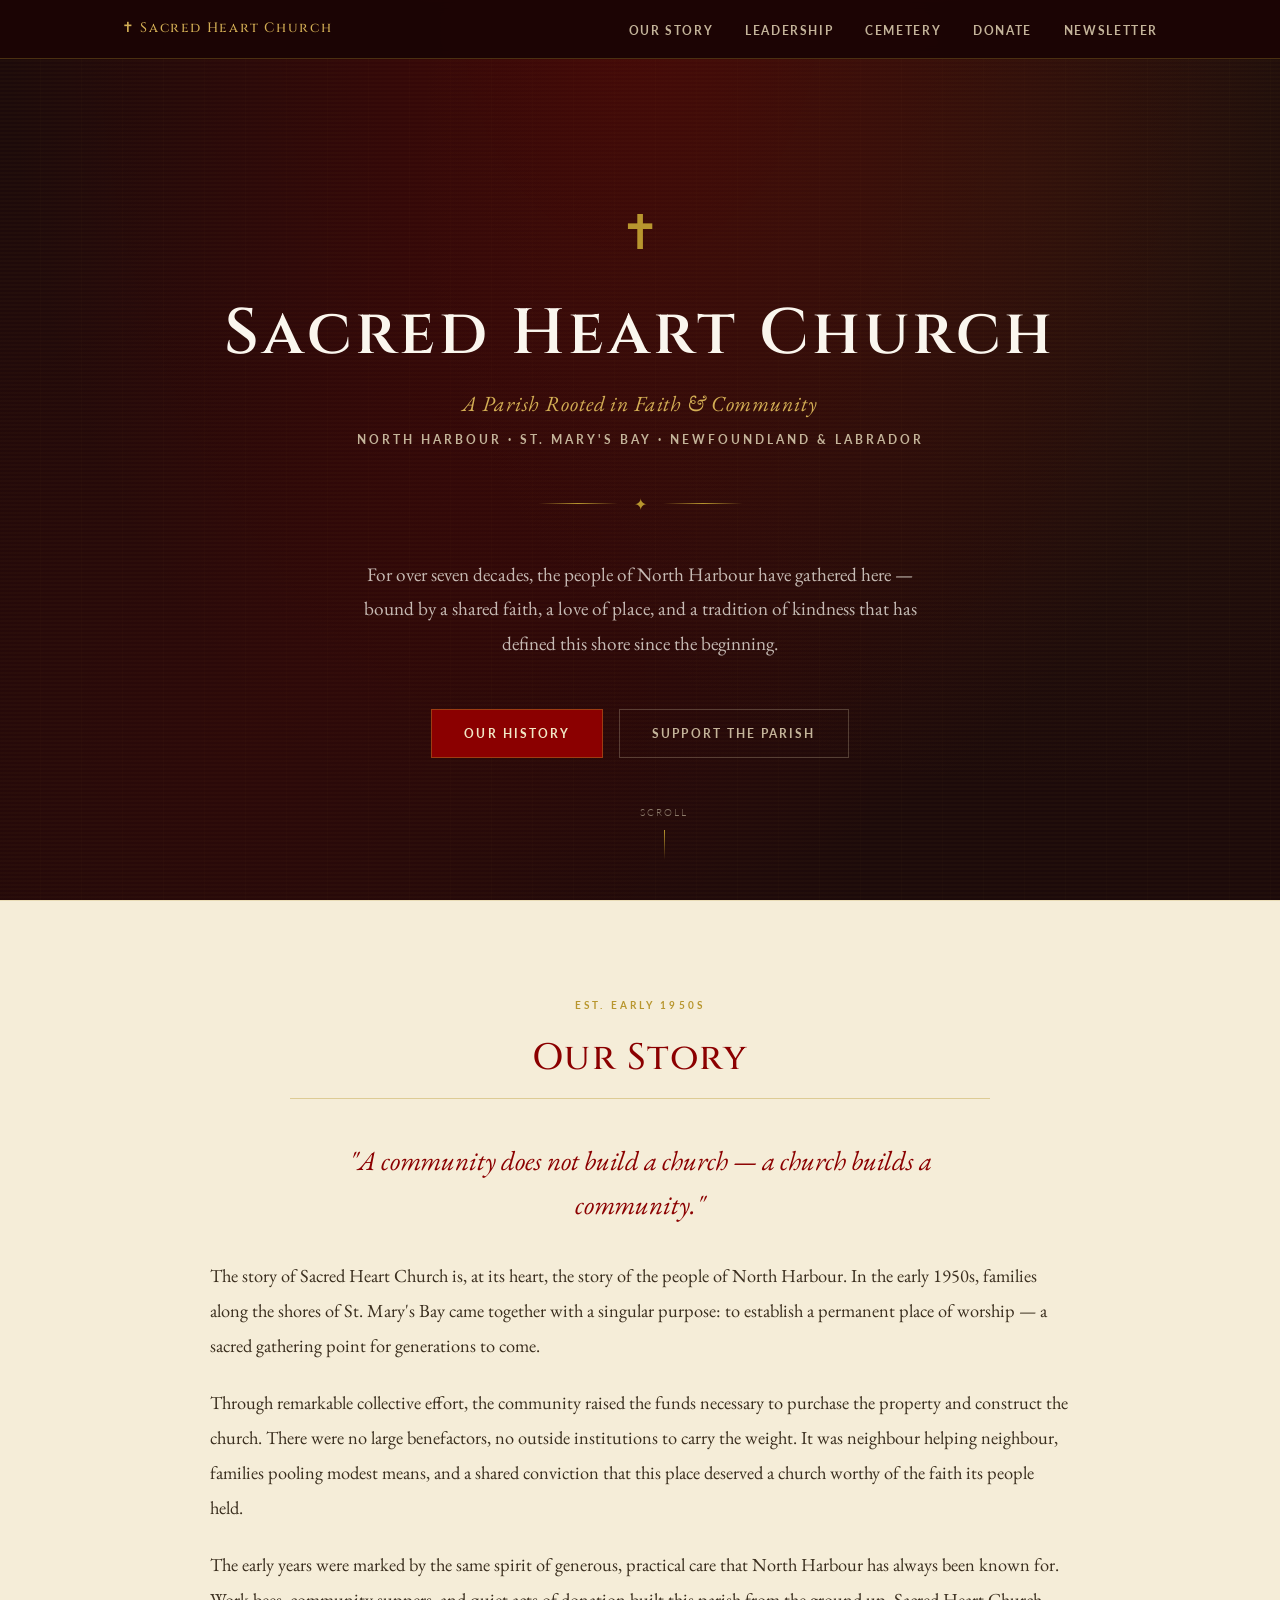
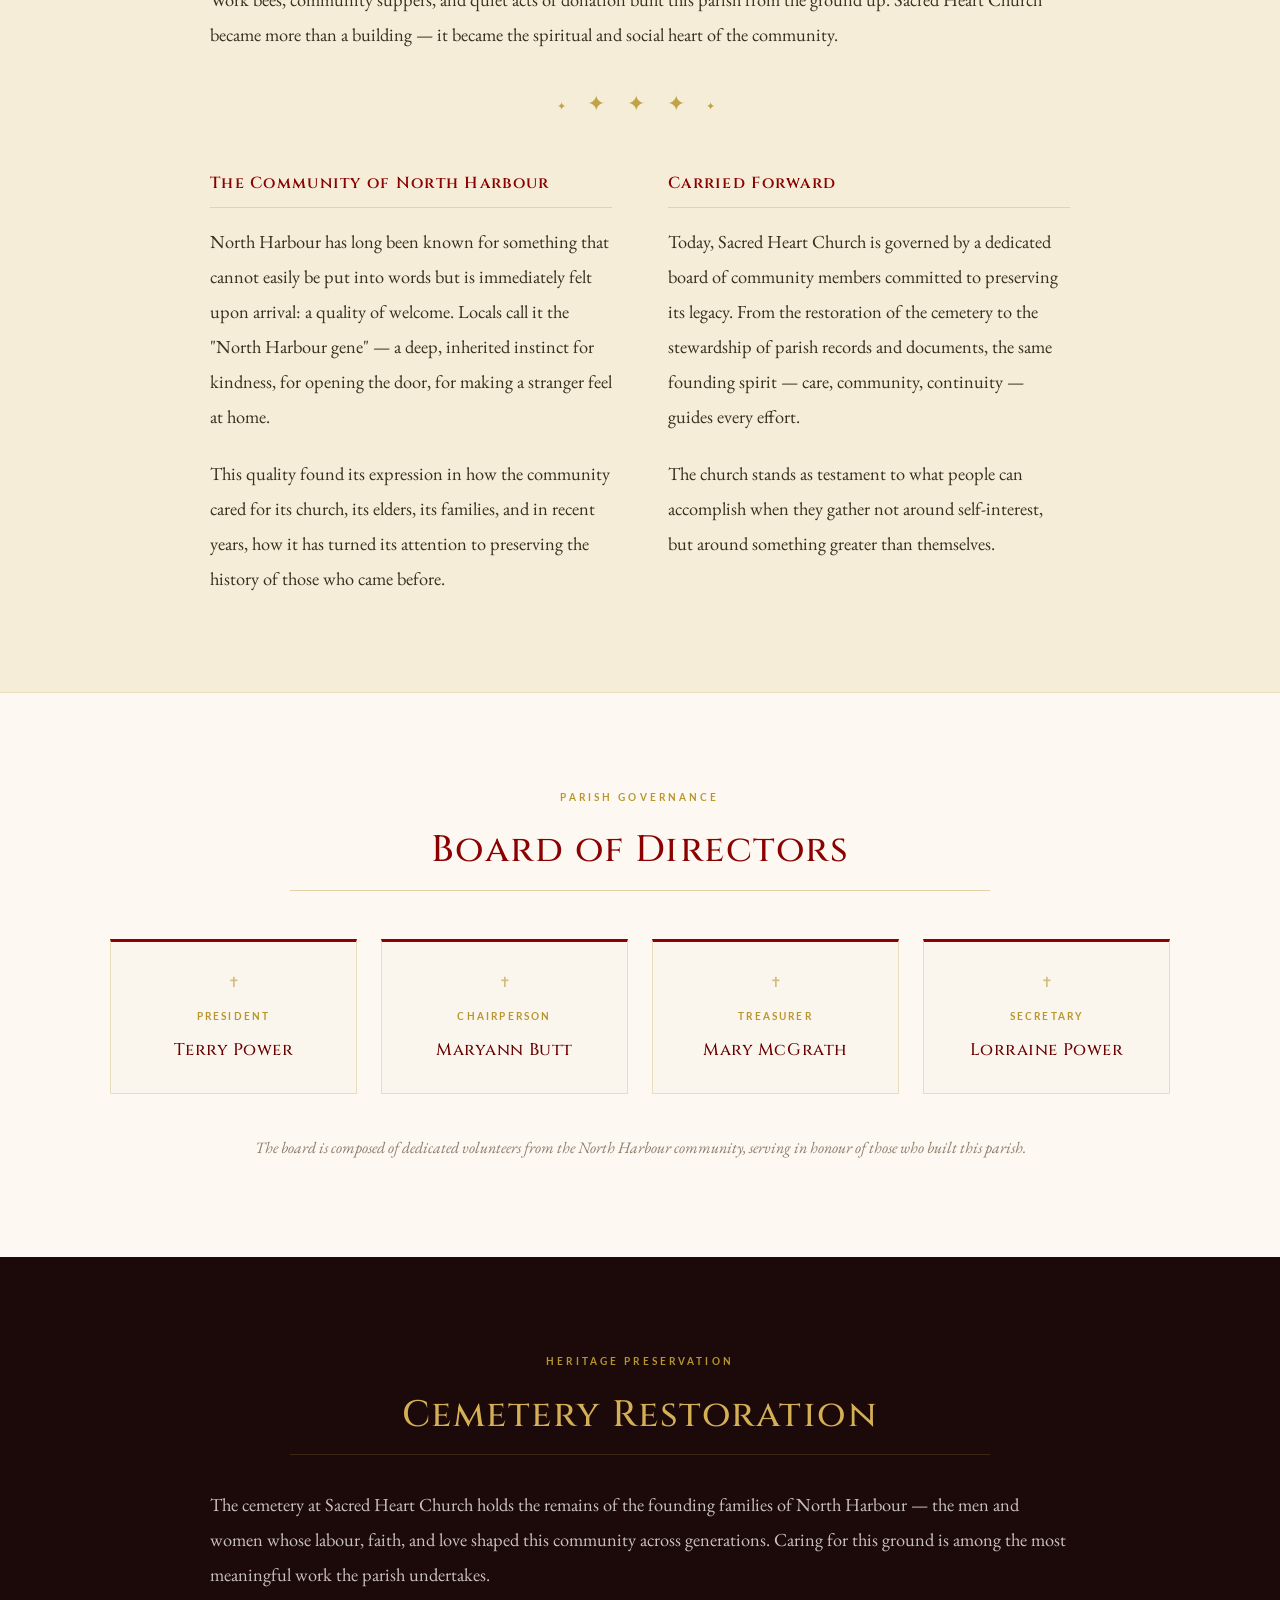
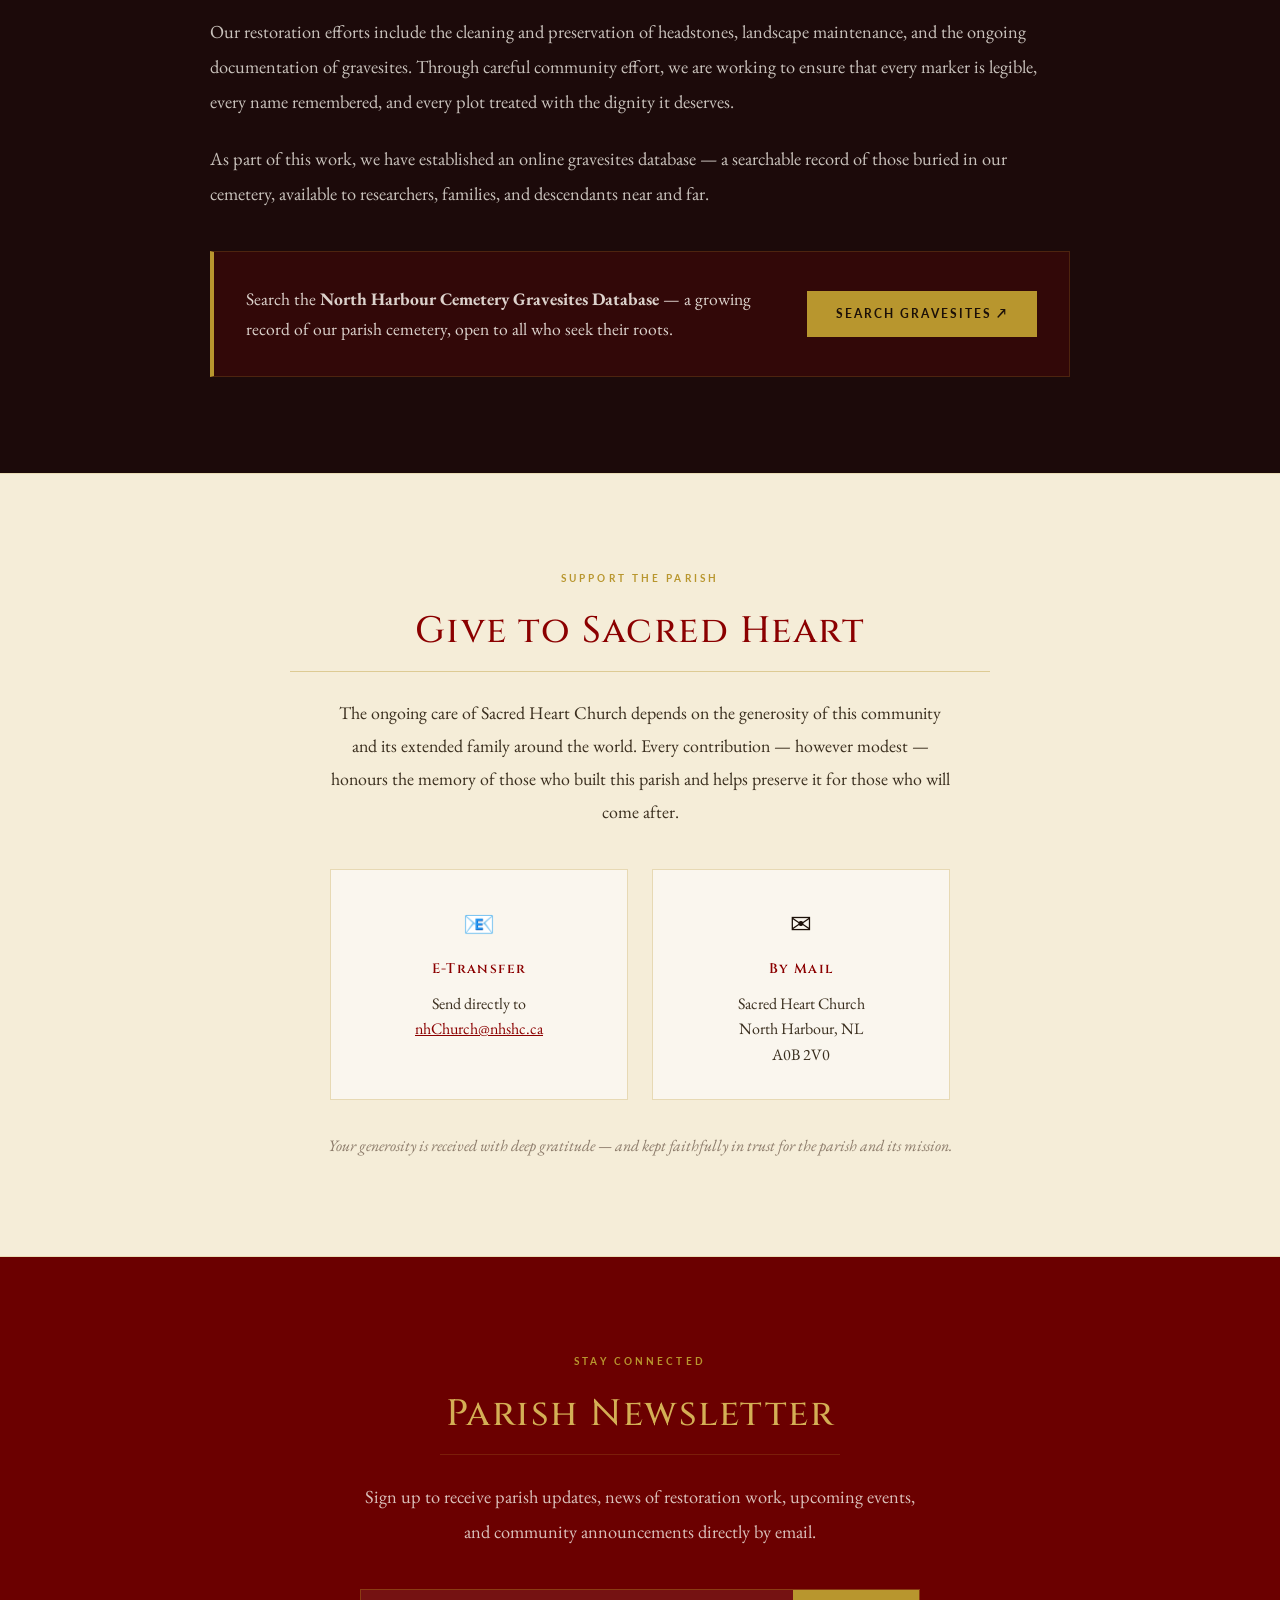
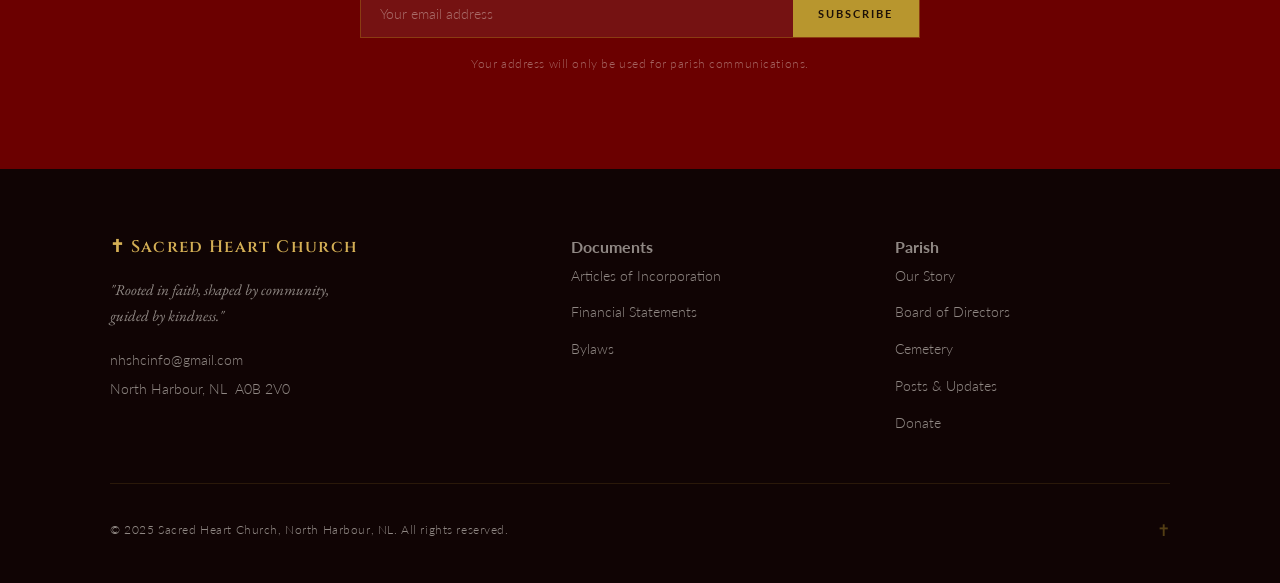
<file: docs/sacred-heart-church.html>
<!DOCTYPE html>
<html lang="en">
<head>
<meta charset="UTF-8">
<meta name="viewport" content="width=device-width, initial-scale=1.0">
<title>Sacred Heart Church — North Harbour, St. Mary's Bay, NL</title>
<link href="https://fonts.googleapis.com/css2?family=EB+Garamond:ital,wght@0,400;0,500;0,600;0,700;1,400;1,500&family=Cinzel:wght@400;500;600;700&family=Lato:wght@300;400;700&display=swap" rel="stylesheet">
<style>
  :root {
    --crimson: #8B0000;
    --crimson-dark: #6B0000;
    --crimson-light: #A52020;
    --gold: #B8962E;
    --gold-light: #D4AF55;
    --gold-pale: #F2E8C6;
    --cream: #FAF6EE;
    --parchment: #F5EDD8;
    --ink: #1C1008;
    --ink-soft: #3A2E1E;
    --stone: #8C7B6A;
    --stone-light: #C4B49A;
  }

  * { margin: 0; padding: 0; box-sizing: border-box; }

  html { scroll-behavior: smooth; }

  body {
    background: var(--cream);
    color: var(--ink);
    font-family: 'Lato', sans-serif;
    font-weight: 300;
    line-height: 1.7;
    overflow-x: hidden;
  }

  /* ─── ORNAMENTAL DIVIDER ─── */
  .ornament {
    text-align: center;
    color: var(--gold);
    font-size: 1.4rem;
    letter-spacing: 0.5rem;
    margin: 2rem 0;
    opacity: 0.85;
  }
  .ornament::before, .ornament::after {
    content: '✦';
    margin: 0 0.8rem;
    font-size: 0.7rem;
    vertical-align: middle;
  }

  hr.rule {
    border: none;
    border-top: 1px solid var(--gold);
    opacity: 0.4;
    margin: 0.5rem auto;
    max-width: 400px;
  }
  hr.rule.wide { max-width: 700px; }

  /* ─── NAV ─── */
  nav {
    position: fixed;
    top: 0; left: 0; right: 0;
    z-index: 100;
    background: rgba(27, 5, 5, 0.97);
    border-bottom: 1px solid rgba(184, 150, 46, 0.3);
    backdrop-filter: blur(6px);
  }
  .nav-inner {
    max-width: 1100px;
    margin: 0 auto;
    padding: 0 2rem;
    display: flex;
    align-items: center;
    justify-content: space-between;
    height: 58px;
  }
  .nav-brand {
    font-family: 'Cinzel', serif;
    font-size: 0.85rem;
    color: var(--gold-light);
    letter-spacing: 0.12em;
    text-decoration: none;
    font-weight: 500;
  }
  .nav-links {
    display: flex;
    gap: 2rem;
    list-style: none;
  }
  .nav-links a {
    font-family: 'Lato', sans-serif;
    font-size: 0.72rem;
    font-weight: 700;
    letter-spacing: 0.14em;
    text-transform: uppercase;
    color: var(--stone-light);
    text-decoration: none;
    transition: color 0.2s;
  }
  .nav-links a:hover { color: var(--gold-light); }

  /* ─── HERO ─── */
  #hero {
    min-height: 100vh;
    background:
      radial-gradient(ellipse at 50% 0%, rgba(139,0,0,0.35) 0%, transparent 70%),
      repeating-linear-gradient(
        0deg,
        transparent,
        transparent 2px,
        rgba(184,150,46,0.03) 2px,
        rgba(184,150,46,0.03) 4px
      ),
      repeating-linear-gradient(
        90deg,
        transparent,
        transparent 40px,
        rgba(184,150,46,0.02) 40px,
        rgba(184,150,46,0.02) 41px
      ),
      #1C0A0A;
    display: flex;
    flex-direction: column;
    align-items: center;
    justify-content: center;
    text-align: center;
    padding: 8rem 2rem 5rem;
    position: relative;
    overflow: hidden;
  }

  #hero::before {
    content: '';
    position: absolute;
    inset: 0;
    background:
      radial-gradient(circle at 20% 80%, rgba(139,0,0,0.15) 0%, transparent 50%),
      radial-gradient(circle at 80% 20%, rgba(184,150,46,0.06) 0%, transparent 50%);
    pointer-events: none;
  }

  .hero-cross {
    color: var(--gold);
    font-size: 3rem;
    opacity: 0.7;
    margin-bottom: 1.5rem;
    animation: fadeUp 1s ease both;
  }

  .hero-title {
    font-family: 'Cinzel', serif;
    font-size: clamp(2.2rem, 5vw, 4rem);
    font-weight: 600;
    color: var(--cream);
    letter-spacing: 0.06em;
    line-height: 1.2;
    margin-bottom: 0.8rem;
    animation: fadeUp 1s ease 0.2s both;
  }

  .hero-sub {
    font-family: 'EB Garamond', serif;
    font-size: clamp(1rem, 2vw, 1.35rem);
    color: var(--gold-light);
    font-style: italic;
    letter-spacing: 0.04em;
    margin-bottom: 0.5rem;
    animation: fadeUp 1s ease 0.35s both;
  }

  .hero-location {
    font-family: 'Lato', sans-serif;
    font-size: 0.75rem;
    font-weight: 700;
    letter-spacing: 0.25em;
    text-transform: uppercase;
    color: var(--stone-light);
    opacity: 0.8;
    margin-bottom: 2.5rem;
    animation: fadeUp 1s ease 0.5s both;
  }

  .hero-rule-wrap {
    display: flex;
    align-items: center;
    gap: 1rem;
    margin-bottom: 2.5rem;
    animation: fadeUp 1s ease 0.55s both;
  }
  .hero-rule-wrap span {
    color: var(--gold);
    font-size: 1rem;
  }
  .hero-rule-line {
    width: 80px;
    height: 1px;
    background: linear-gradient(90deg, transparent, var(--gold), transparent);
  }

  .hero-tagline {
    font-family: 'EB Garamond', serif;
    font-size: clamp(1.05rem, 1.8vw, 1.2rem);
    color: rgba(250,246,238,0.75);
    max-width: 580px;
    line-height: 1.8;
    margin-bottom: 3rem;
    animation: fadeUp 1s ease 0.65s both;
  }

  .hero-cta-group {
    display: flex;
    gap: 1rem;
    flex-wrap: wrap;
    justify-content: center;
    animation: fadeUp 1s ease 0.8s both;
  }

  .btn-primary {
    background: var(--crimson);
    color: var(--gold-pale);
    font-family: 'Lato', sans-serif;
    font-size: 0.72rem;
    font-weight: 700;
    letter-spacing: 0.18em;
    text-transform: uppercase;
    text-decoration: none;
    padding: 0.85rem 2rem;
    border: 1px solid rgba(184,150,46,0.4);
    transition: all 0.25s;
  }
  .btn-primary:hover {
    background: var(--crimson-light);
    border-color: var(--gold);
    color: var(--gold-light);
  }

  .btn-outline {
    background: transparent;
    color: var(--stone-light);
    font-family: 'Lato', sans-serif;
    font-size: 0.72rem;
    font-weight: 700;
    letter-spacing: 0.18em;
    text-transform: uppercase;
    text-decoration: none;
    padding: 0.85rem 2rem;
    border: 1px solid rgba(196,180,154,0.3);
    transition: all 0.25s;
  }
  .btn-outline:hover {
    border-color: var(--gold);
    color: var(--gold-light);
  }

  .scroll-hint {
    position: absolute;
    bottom: 2.5rem;
    left: 50%;
    transform: translateX(-50%);
    color: var(--stone);
    font-size: 0.65rem;
    letter-spacing: 0.2em;
    text-transform: uppercase;
    animation: fadeUp 1s ease 1.2s both, pulse 2.5s ease 2s infinite;
  }
  .scroll-hint::after {
    content: '';
    display: block;
    width: 1px;
    height: 30px;
    background: linear-gradient(to bottom, var(--gold), transparent);
    margin: 0.5rem auto 0;
  }

  @keyframes fadeUp {
    from { opacity: 0; transform: translateY(20px); }
    to   { opacity: 1; transform: translateY(0); }
  }
  @keyframes pulse {
    0%, 100% { opacity: 0.5; }
    50% { opacity: 1; }
  }

  /* ─── SECTION SHARED ─── */
  section {
    padding: 6rem 2rem;
  }

  .section-inner {
    max-width: 860px;
    margin: 0 auto;
  }

  .section-inner.wide { max-width: 1060px; }

  .section-label {
    font-family: 'Lato', sans-serif;
    font-size: 0.65rem;
    font-weight: 700;
    letter-spacing: 0.3em;
    text-transform: uppercase;
    color: var(--gold);
    margin-bottom: 0.8rem;
    display: block;
    text-align: center;
  }

  .section-title {
    font-family: 'Cinzel', serif;
    font-size: clamp(1.6rem, 3vw, 2.3rem);
    font-weight: 500;
    color: var(--crimson);
    text-align: center;
    letter-spacing: 0.04em;
    margin-bottom: 0.4rem;
  }

  .section-title.light { color: var(--gold-light); }

  .section-body {
    font-family: 'EB Garamond', serif;
    font-size: 1.15rem;
    line-height: 1.9;
    color: var(--ink-soft);
    margin-top: 2rem;
  }

  .section-body p + p { margin-top: 1.2em; }

  /* ─── OUR STORY ─── */
  #story {
    background: var(--parchment);
    border-top: 1px solid rgba(184,150,46,0.2);
    border-bottom: 1px solid rgba(184,150,46,0.2);
  }

  .story-pull {
    font-family: 'EB Garamond', serif;
    font-size: clamp(1.3rem, 2.5vw, 1.7rem);
    font-style: italic;
    color: var(--crimson);
    text-align: center;
    max-width: 640px;
    margin: 2.5rem auto 0;
    line-height: 1.6;
  }

  .story-columns {
    display: grid;
    grid-template-columns: 1fr 1fr;
    gap: 3.5rem;
    margin-top: 3rem;
  }

  .story-col h3 {
    font-family: 'Cinzel', serif;
    font-size: 1rem;
    font-weight: 600;
    color: var(--crimson);
    letter-spacing: 0.08em;
    margin-bottom: 1rem;
    padding-bottom: 0.6rem;
    border-bottom: 1px solid rgba(184,150,46,0.3);
  }

  /* ─── BOARD ─── */
  #board { background: #FDF9F2; }

  .board-grid {
    display: grid;
    grid-template-columns: repeat(auto-fit, minmax(200px, 1fr));
    gap: 1.5rem;
    margin-top: 3rem;
  }

  .board-card {
    background: var(--cream);
    border: 1px solid rgba(184,150,46,0.25);
    border-top: 3px solid var(--crimson);
    padding: 1.8rem 1.5rem;
    text-align: center;
    transition: box-shadow 0.2s;
  }

  .board-card:hover {
    box-shadow: 0 4px 20px rgba(139,0,0,0.08);
  }

  .board-role {
    font-family: 'Lato', sans-serif;
    font-size: 0.62rem;
    font-weight: 700;
    letter-spacing: 0.22em;
    text-transform: uppercase;
    color: var(--gold);
    margin-bottom: 0.7rem;
  }

  .board-name {
    font-family: 'Cinzel', serif;
    font-size: 1.05rem;
    font-weight: 500;
    color: var(--crimson-dark);
    letter-spacing: 0.03em;
  }

  .board-cross {
    color: var(--gold);
    font-size: 0.9rem;
    margin-bottom: 0.8rem;
    opacity: 0.6;
  }

  /* ─── CEMETERY ─── */
  #cemetery {
    background: #1C0A0A;
    color: var(--cream);
  }

  #cemetery .section-body {
    color: rgba(250,246,238,0.78);
  }

  .cemetery-feature {
    background: rgba(139,0,0,0.2);
    border: 1px solid rgba(184,150,46,0.2);
    border-left: 4px solid var(--gold);
    padding: 2rem 2rem;
    margin-top: 2.5rem;
    display: flex;
    align-items: center;
    justify-content: space-between;
    gap: 2rem;
    flex-wrap: wrap;
  }

  .cemetery-feature p {
    font-family: 'EB Garamond', serif;
    font-size: 1.1rem;
    color: rgba(250,246,238,0.85);
    flex: 1;
    min-width: 200px;
  }

  .btn-gold {
    background: var(--gold);
    color: var(--ink);
    font-family: 'Lato', sans-serif;
    font-size: 0.72rem;
    font-weight: 700;
    letter-spacing: 0.18em;
    text-transform: uppercase;
    text-decoration: none;
    padding: 0.85rem 1.8rem;
    border: none;
    white-space: nowrap;
    transition: all 0.25s;
  }
  .btn-gold:hover {
    background: var(--gold-light);
    color: var(--ink);
  }

  /* ─── DONATE ─── */
  #donate {
    background: var(--parchment);
    border-top: 1px solid rgba(184,150,46,0.2);
    border-bottom: 1px solid rgba(184,150,46,0.2);
  }

  .donate-body {
    font-family: 'EB Garamond', serif;
    font-size: 1.12rem;
    color: var(--ink-soft);
    text-align: center;
    max-width: 620px;
    margin: 1.5rem auto 0;
    line-height: 1.85;
  }

  .donate-methods {
    display: grid;
    grid-template-columns: 1fr 1fr;
    gap: 1.5rem;
    margin-top: 2.5rem;
    max-width: 620px;
    margin-left: auto;
    margin-right: auto;
  }

  .donate-card {
    background: var(--cream);
    border: 1px solid rgba(184,150,46,0.3);
    padding: 2rem;
    text-align: center;
  }

  .donate-card-icon {
    font-size: 1.6rem;
    margin-bottom: 0.8rem;
  }

  .donate-card h3 {
    font-family: 'Cinzel', serif;
    font-size: 0.85rem;
    font-weight: 600;
    letter-spacing: 0.1em;
    color: var(--crimson);
    margin-bottom: 0.6rem;
  }

  .donate-card p {
    font-family: 'EB Garamond', serif;
    font-size: 1rem;
    color: var(--ink-soft);
    line-height: 1.6;
  }

  .donate-card a {
    color: var(--crimson);
    font-weight: 400;
  }

  .donate-note {
    text-align: center;
    font-family: 'EB Garamond', serif;
    font-style: italic;
    font-size: 1rem;
    color: var(--stone);
    margin-top: 2rem;
  }

  /* ─── NEWSLETTER ─── */
  #newsletter {
    background: var(--crimson-dark);
    color: var(--cream);
  }

  .newsletter-wrap {
    max-width: 560px;
    margin: 0 auto;
    text-align: center;
  }

  .newsletter-wrap .section-body {
    color: rgba(250,246,238,0.78);
    text-align: center;
    margin-top: 1.5rem;
  }

  .newsletter-form {
    display: flex;
    gap: 0;
    margin-top: 2.5rem;
    border: 1px solid rgba(184,150,46,0.4);
  }

  .newsletter-form input {
    flex: 1;
    background: rgba(255,255,255,0.07);
    border: none;
    outline: none;
    padding: 0.95rem 1.2rem;
    font-family: 'Lato', sans-serif;
    font-size: 0.9rem;
    color: var(--cream);
    font-weight: 300;
  }

  .newsletter-form input::placeholder { color: rgba(250,246,238,0.4); }

  .newsletter-form button {
    background: var(--gold);
    border: none;
    padding: 0.95rem 1.6rem;
    font-family: 'Lato', sans-serif;
    font-size: 0.7rem;
    font-weight: 700;
    letter-spacing: 0.18em;
    text-transform: uppercase;
    color: var(--ink);
    cursor: pointer;
    transition: background 0.2s;
    white-space: nowrap;
  }

  .newsletter-form button:hover { background: var(--gold-light); }

  .newsletter-privacy {
    font-size: 0.72rem;
    color: rgba(250,246,238,0.4);
    margin-top: 1rem;
    font-family: 'Lato', sans-serif;
    letter-spacing: 0.05em;
  }

  /* ─── FOOTER ─── */
  footer {
    background: #100404;
    color: rgba(250,246,238,0.55);
    padding: 4rem 2rem 2.5rem;
  }

  .footer-inner {
    max-width: 1060px;
    margin: 0 auto;
  }

  .footer-top {
    display: grid;
    grid-template-columns: 1.5fr 1fr 1fr;
    gap: 3rem;
    padding-bottom: 3rem;
    border-bottom: 1px solid rgba(184,150,46,0.15);
  }

  .footer-brand {
    font-family: 'Cinzel', serif;
    font-size: 1.05rem;
    font-weight: 600;
    color: var(--gold-light);
    letter-spacing: 0.08em;
    margin-bottom: 1rem;
  }

  .footer-tagline {
    font-family: 'EB Garamond', serif;
    font-style: italic;
    font-size: 0.95rem;
    line-height: 1.7;
    margin-bottom: 1.2rem;
  }

  .footer-contact a {
    color: rgba(250,246,238,0.55);
    text-decoration: none;
    font-size: 0.85rem;
    display: block;
    margin-bottom: 0.4rem;
    transition: color 0.2s;
  }
  .footer-contact a:hover { color: var(--gold-light); }

  .footer-col h4 {
    font-family: 'Cinzel', serif;
    font-size: 0.75rem;
    font-weight: 600;
    letter-spacing: 0.15em;
    color: var(--gold);
    margin-bottom: 1.2rem;
  }

  .footer-links {
    list-style: none;
    display: flex;
    flex-direction: column;
    gap: 0.6rem;
  }

  .footer-links a {
    font-size: 0.85rem;
    color: rgba(250,246,238,0.55);
    text-decoration: none;
    transition: color 0.2s;
  }
  .footer-links a:hover { color: var(--gold-light); }

  .footer-bottom {
    padding-top: 2rem;
    display: flex;
    justify-content: space-between;
    align-items: center;
    flex-wrap: wrap;
    gap: 1rem;
  }

  .footer-copy {
    font-size: 0.72rem;
    letter-spacing: 0.05em;
  }

  .footer-cross {
    color: var(--gold);
    font-size: 1rem;
    opacity: 0.4;
  }

  /* ─── RESPONSIVE ─── */
  @media (max-width: 700px) {
    .story-columns { grid-template-columns: 1fr; }
    .donate-methods { grid-template-columns: 1fr; }
    .footer-top { grid-template-columns: 1fr; gap: 2rem; }
    .nav-links { display: none; }
    .footer-bottom { flex-direction: column; align-items: flex-start; }
    .cemetery-feature { flex-direction: column; align-items: flex-start; }
  }
</style>
</head>
<body>

<!-- NAV -->
<nav>
  <div class="nav-inner">
    <a href="#hero" class="nav-brand">✝ Sacred Heart Church</a>
    <ul class="nav-links">
      <li><a href="#story">Our Story</a></li>
      <li><a href="#board">Leadership</a></li>
      <li><a href="#cemetery">Cemetery</a></li>
      <li><a href="#donate">Donate</a></li>
      <li><a href="#newsletter">Newsletter</a></li>
    </ul>
  </div>
</nav>

<!-- HERO -->
<section id="hero">
  <div class="hero-cross">✝</div>
  <h1 class="hero-title">Sacred Heart Church</h1>
  <p class="hero-sub">A Parish Rooted in Faith &amp; Community</p>
  <p class="hero-location">North Harbour · St. Mary's Bay · Newfoundland &amp; Labrador</p>
  <div class="hero-rule-wrap">
    <div class="hero-rule-line"></div>
    <span>✦</span>
    <div class="hero-rule-line"></div>
  </div>
  <p class="hero-tagline">
    For over seven decades, the people of North Harbour have gathered here — bound by a shared faith, a love of place, and a tradition of kindness that has defined this shore since the beginning.
  </p>
  <div class="hero-cta-group">
    <a href="#story" class="btn-primary">Our History</a>
    <a href="#donate" class="btn-outline">Support the Parish</a>
  </div>
  <span class="scroll-hint">Scroll</span>
</section>

<!-- OUR STORY -->
<section id="story">
  <div class="section-inner">
    <span class="section-label">Est. Early 1950s</span>
    <h2 class="section-title">Our Story</h2>
    <hr class="rule wide">

    <p class="story-pull">
      "A community does not build a church — a church builds a community."
    </p>

    <div class="section-body">
      <p>
        The story of Sacred Heart Church is, at its heart, the story of the people of North Harbour. In the early 1950s, families along the shores of St. Mary's Bay came together with a singular purpose: to establish a permanent place of worship — a sacred gathering point for generations to come.
      </p>
      <p>
        Through remarkable collective effort, the community raised the funds necessary to purchase the property and construct the church. There were no large benefactors, no outside institutions to carry the weight. It was neighbour helping neighbour, families pooling modest means, and a shared conviction that this place deserved a church worthy of the faith its people held.
      </p>
      <p>
        The early years were marked by the same spirit of generous, practical care that North Harbour has always been known for. Work bees, community suppers, and quiet acts of donation built this parish from the ground up. Sacred Heart Church became more than a building — it became the spiritual and social heart of the community.
      </p>
    </div>

    <div style="margin-top:1rem;">
      <div class="ornament">✦ ✦ ✦</div>
    </div>

    <div class="story-columns">
      <div class="story-col">
        <h3>The Community of North Harbour</h3>
        <div class="section-body" style="margin-top:0.8rem;">
          <p>
            North Harbour has long been known for something that cannot easily be put into words but is immediately felt upon arrival: a quality of welcome. Locals call it the "North Harbour gene" — a deep, inherited instinct for kindness, for opening the door, for making a stranger feel at home.
          </p>
          <p>
            This quality found its expression in how the community cared for its church, its elders, its families, and in recent years, how it has turned its attention to preserving the history of those who came before.
          </p>
        </div>
      </div>
      <div class="story-col">
        <h3>Carried Forward</h3>
        <div class="section-body" style="margin-top:0.8rem;">
          <p>
            Today, Sacred Heart Church is governed by a dedicated board of community members committed to preserving its legacy. From the restoration of the cemetery to the stewardship of parish records and documents, the same founding spirit — care, community, continuity — guides every effort.
          </p>
          <p>
            The church stands as testament to what people can accomplish when they gather not around self-interest, but around something greater than themselves.
          </p>
        </div>
      </div>
    </div>

  </div>
</section>

<!-- BOARD OF DIRECTORS -->
<section id="board">
  <div class="section-inner wide">
    <span class="section-label">Parish Governance</span>
    <h2 class="section-title">Board of Directors</h2>
    <hr class="rule wide">

    <div class="board-grid" style="margin-top:3rem;">

      <div class="board-card">
        <div class="board-cross">✝</div>
        <div class="board-role">President</div>
        <div class="board-name">Terry Power</div>
      </div>

      <div class="board-card">
        <div class="board-cross">✝</div>
        <div class="board-role">Chairperson</div>
        <div class="board-name">Maryann Butt</div>
      </div>

      <div class="board-card">
        <div class="board-cross">✝</div>
        <div class="board-role">Treasurer</div>
        <div class="board-name">Mary McGrath</div>
      </div>

      <div class="board-card">
        <div class="board-cross">✝</div>
        <div class="board-role">Secretary</div>
        <div class="board-name">Lorraine Power</div>
      </div>

    </div>

    <p style="text-align:center; margin-top:2.5rem; font-family:'EB Garamond',serif; font-style:italic; font-size:1rem; color:var(--stone);">
      The board is composed of dedicated volunteers from the North Harbour community, serving in honour of those who built this parish.
    </p>
  </div>
</section>

<!-- CEMETERY -->
<section id="cemetery">
  <div class="section-inner">
    <span class="section-label" style="color:var(--gold);">Heritage Preservation</span>
    <h2 class="section-title light">Cemetery Restoration</h2>
    <hr class="rule wide" style="opacity:0.2;">

    <div class="section-body">
      <p>
        The cemetery at Sacred Heart Church holds the remains of the founding families of North Harbour — the men and women whose labour, faith, and love shaped this community across generations. Caring for this ground is among the most meaningful work the parish undertakes.
      </p>
      <p>
        Our restoration efforts include the cleaning and preservation of headstones, landscape maintenance, and the ongoing documentation of gravesites. Through careful community effort, we are working to ensure that every marker is legible, every name remembered, and every plot treated with the dignity it deserves.
      </p>
      <p>
        As part of this work, we have established an online gravesites database — a searchable record of those buried in our cemetery, available to researchers, families, and descendants near and far.
      </p>
    </div>

    <div class="cemetery-feature">
      <p>
        Search the <strong>North Harbour Cemetery Gravesites Database</strong> — a growing record of our parish cemetery, open to all who seek their roots.
      </p>
      <a href="https://nhshc.ca/cemetery" class="btn-gold" target="_blank" rel="noopener">Search Gravesites ↗</a>
    </div>

  </div>
</section>

<!-- DONATE -->
<section id="donate">
  <div class="section-inner">
    <span class="section-label">Support the Parish</span>
    <h2 class="section-title">Give to Sacred Heart</h2>
    <hr class="rule wide">

    <p class="donate-body">
      The ongoing care of Sacred Heart Church depends on the generosity of this community and its extended family around the world. Every contribution — however modest — honours the memory of those who built this parish and helps preserve it for those who will come after.
    </p>

    <div class="donate-methods">
      <div class="donate-card">
        <div class="donate-card-icon">📧</div>
        <h3>E-Transfer</h3>
        <p>
          Send directly to<br>
          <a href="mailto:nhChurch@nhshc.ca">nhChurch@nhshc.ca</a>
        </p>
      </div>
      <div class="donate-card">
        <div class="donate-card-icon">✉</div>
        <h3>By Mail</h3>
        <p>
          Sacred Heart Church<br>
          North Harbour, NL<br>
          A0B 2V0
        </p>
      </div>
    </div>

    <p class="donate-note">
      Your generosity is received with deep gratitude — and kept faithfully in trust for the parish and its mission.
    </p>
  </div>
</section>

<!-- NEWSLETTER -->
<section id="newsletter">
  <div class="newsletter-wrap">
    <span class="section-label" style="color:var(--gold);">Stay Connected</span>
    <h2 class="section-title light">Parish Newsletter</h2>
    <hr class="rule" style="opacity:0.2;">
    <div class="section-body">
      <p>
        Sign up to receive parish updates, news of restoration work, upcoming events, and community announcements directly by email.
      </p>
    </div>
    <div class="newsletter-form">
      <input type="email" placeholder="Your email address">
      <button type="button">Subscribe</button>
    </div>
    <p class="newsletter-privacy">Your address will only be used for parish communications.</p>
  </div>
</section>

<!-- FOOTER -->
<footer>
  <div class="footer-inner">
    <div class="footer-top">

      <div>
        <div class="footer-brand">✝ Sacred Heart Church</div>
        <p class="footer-tagline">"Rooted in faith, shaped by community,<br>guided by kindness."</p>
        <div class="footer-contact">
          <a href="mailto:nhshcinfo@gmail.com">nhshcinfo@gmail.com</a>
          <a href="#">North Harbour, NL &nbsp;A0B 2V0</a>
        </div>
      </div>

      <div>
        <h4>Documents</h4>
        <ul class="footer-links">
          <li><a href="#">Articles of Incorporation</a></li>
          <li><a href="#">Financial Statements</a></li>
          <li><a href="#">Bylaws</a></li>
        </ul>
      </div>

      <div>
        <h4>Parish</h4>
        <ul class="footer-links">
          <li><a href="#story">Our Story</a></li>
          <li><a href="#board">Board of Directors</a></li>
          <li><a href="#cemetery">Cemetery</a></li>
          <li><a href="#">Posts &amp; Updates</a></li>
          <li><a href="#donate">Donate</a></li>
        </ul>
      </div>

    </div>

    <div class="footer-bottom">
      <span class="footer-copy">© 2025 Sacred Heart Church, North Harbour, NL. All rights reserved.</span>
      <span class="footer-cross">✝</span>
    </div>
  </div>
</footer>

</body>
</html>
</file>
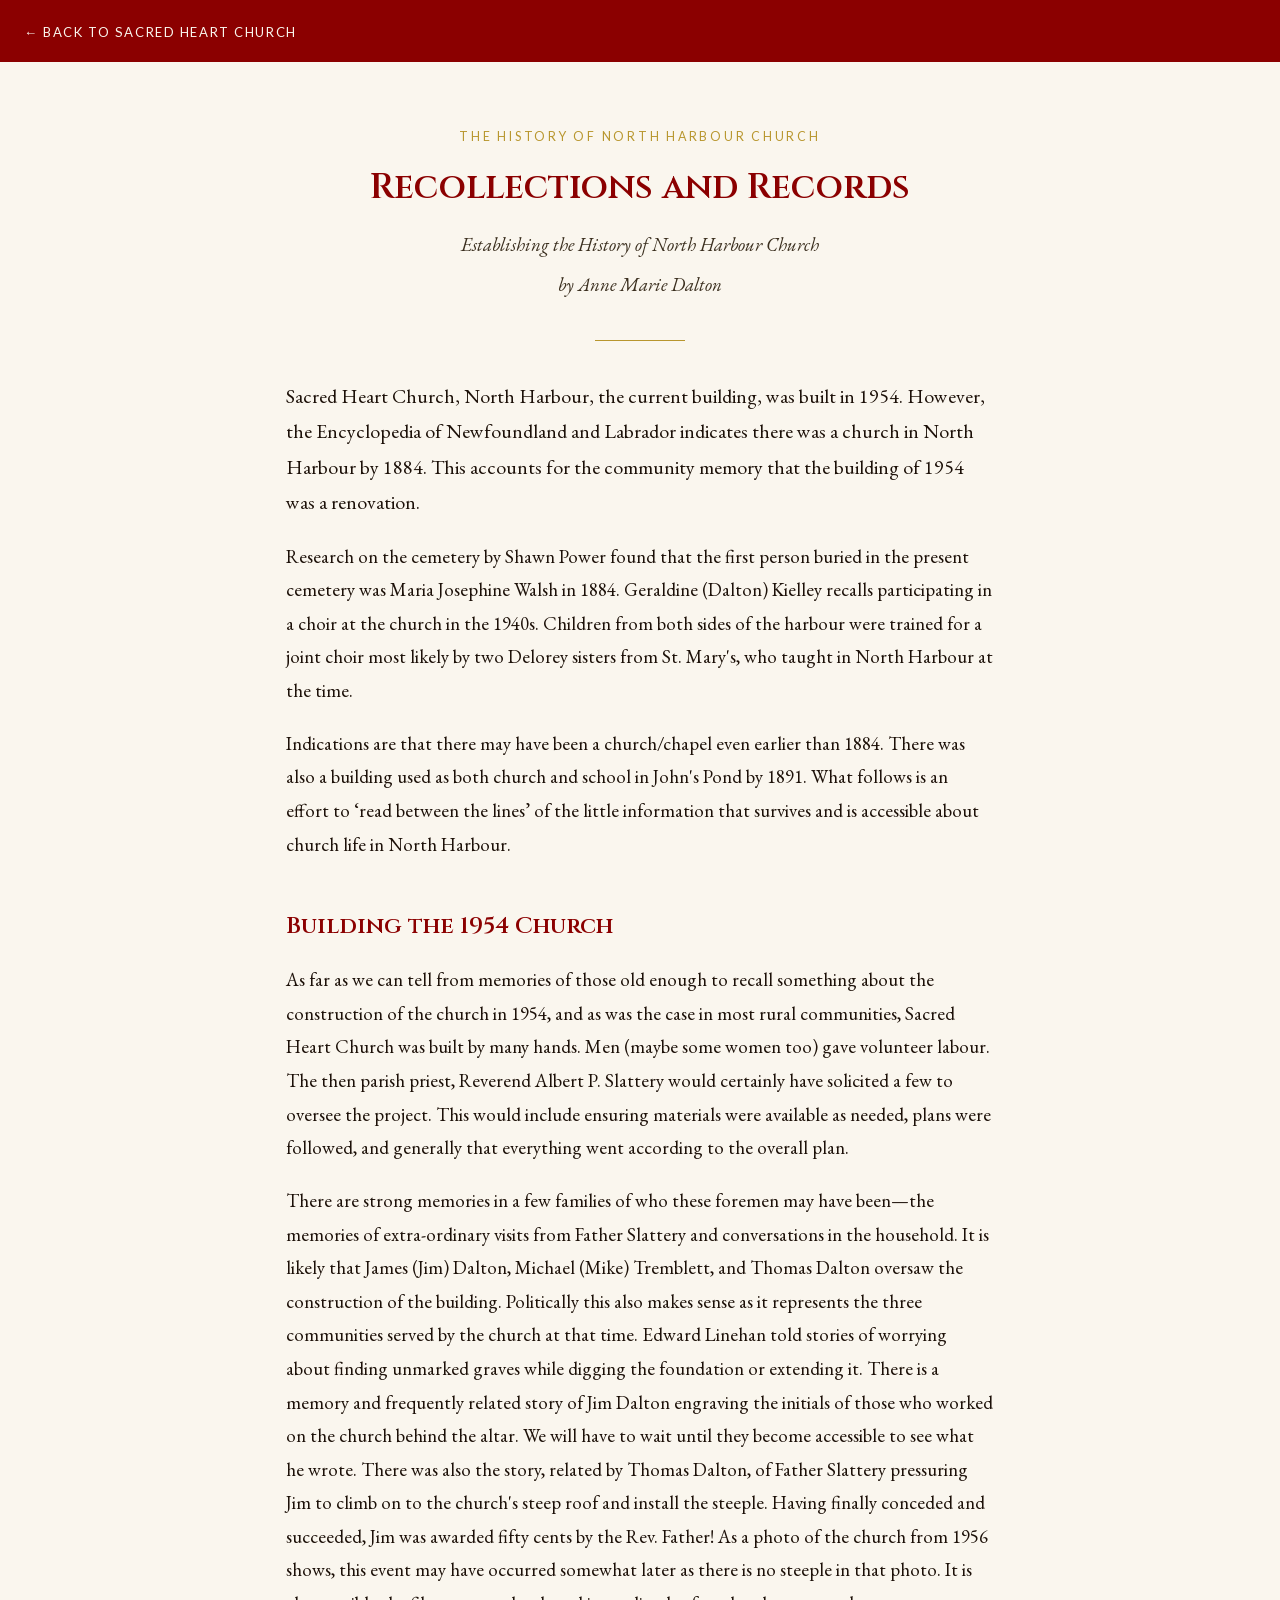
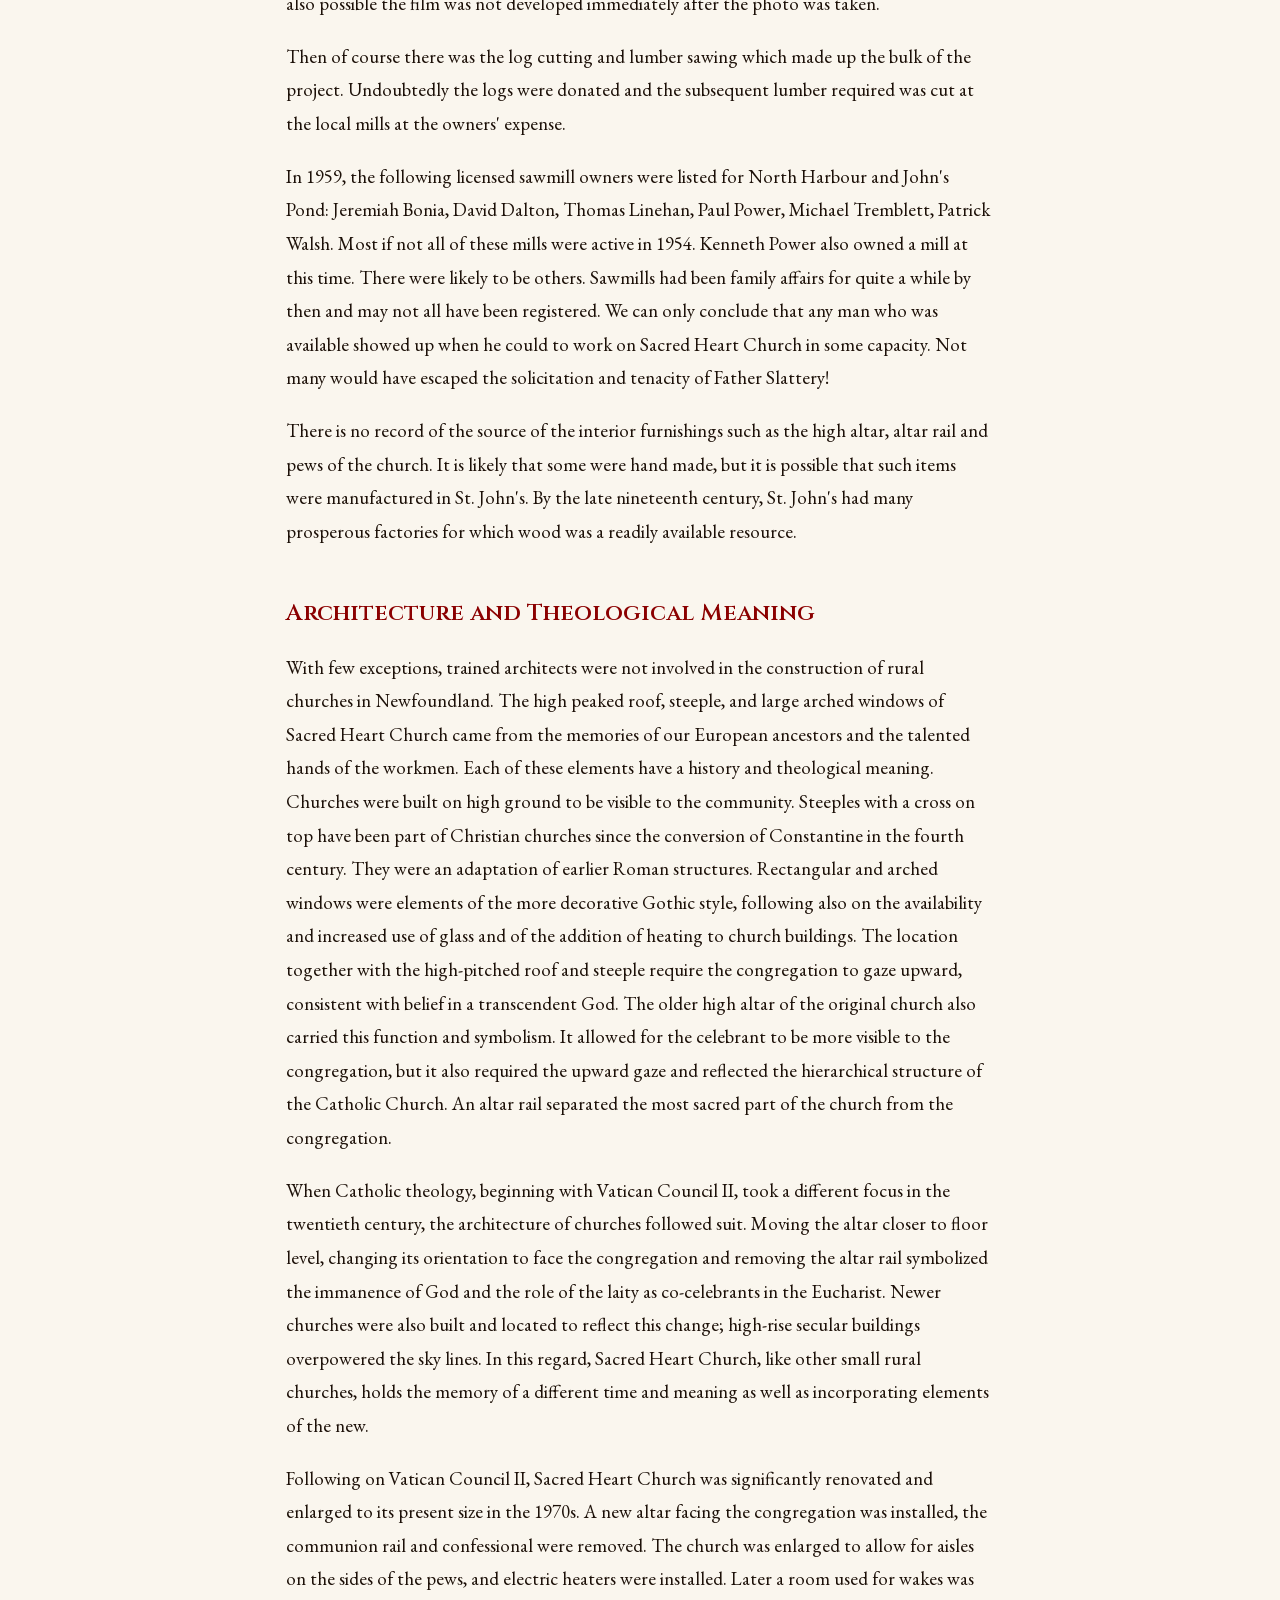
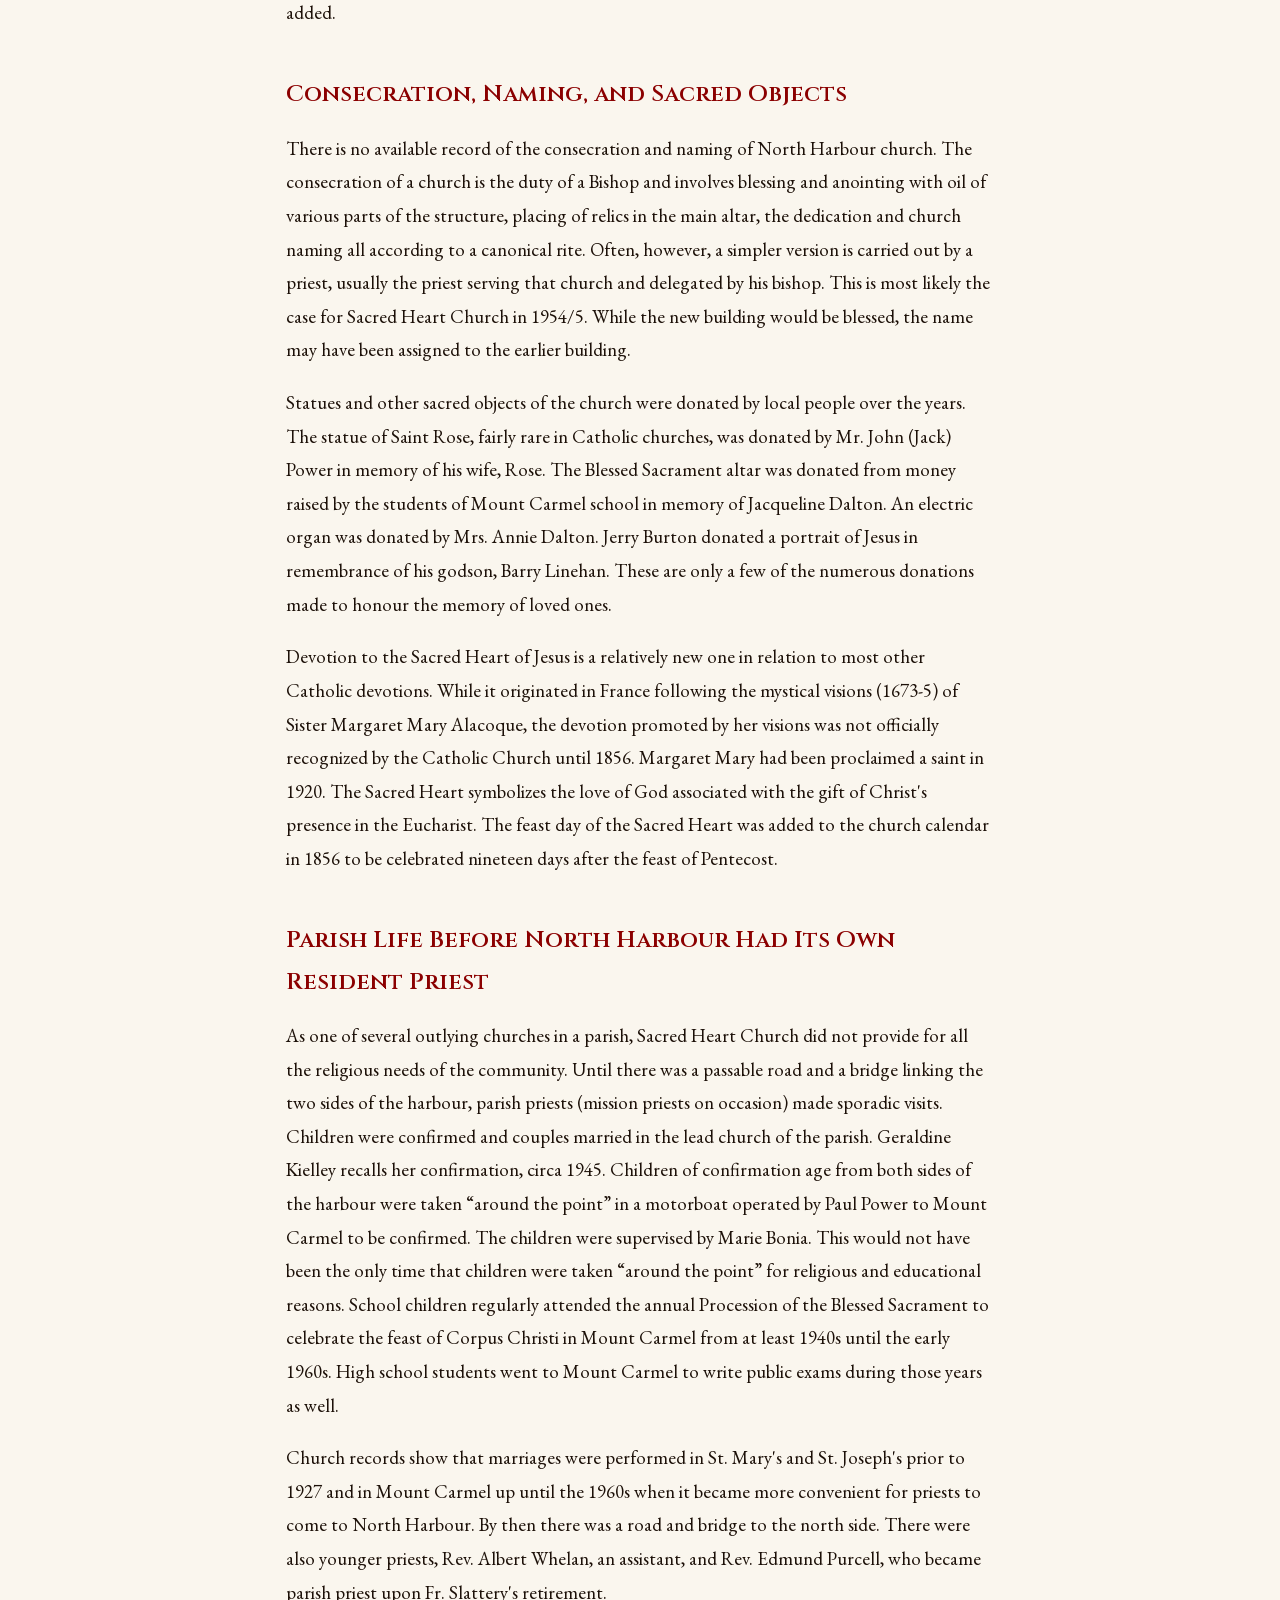
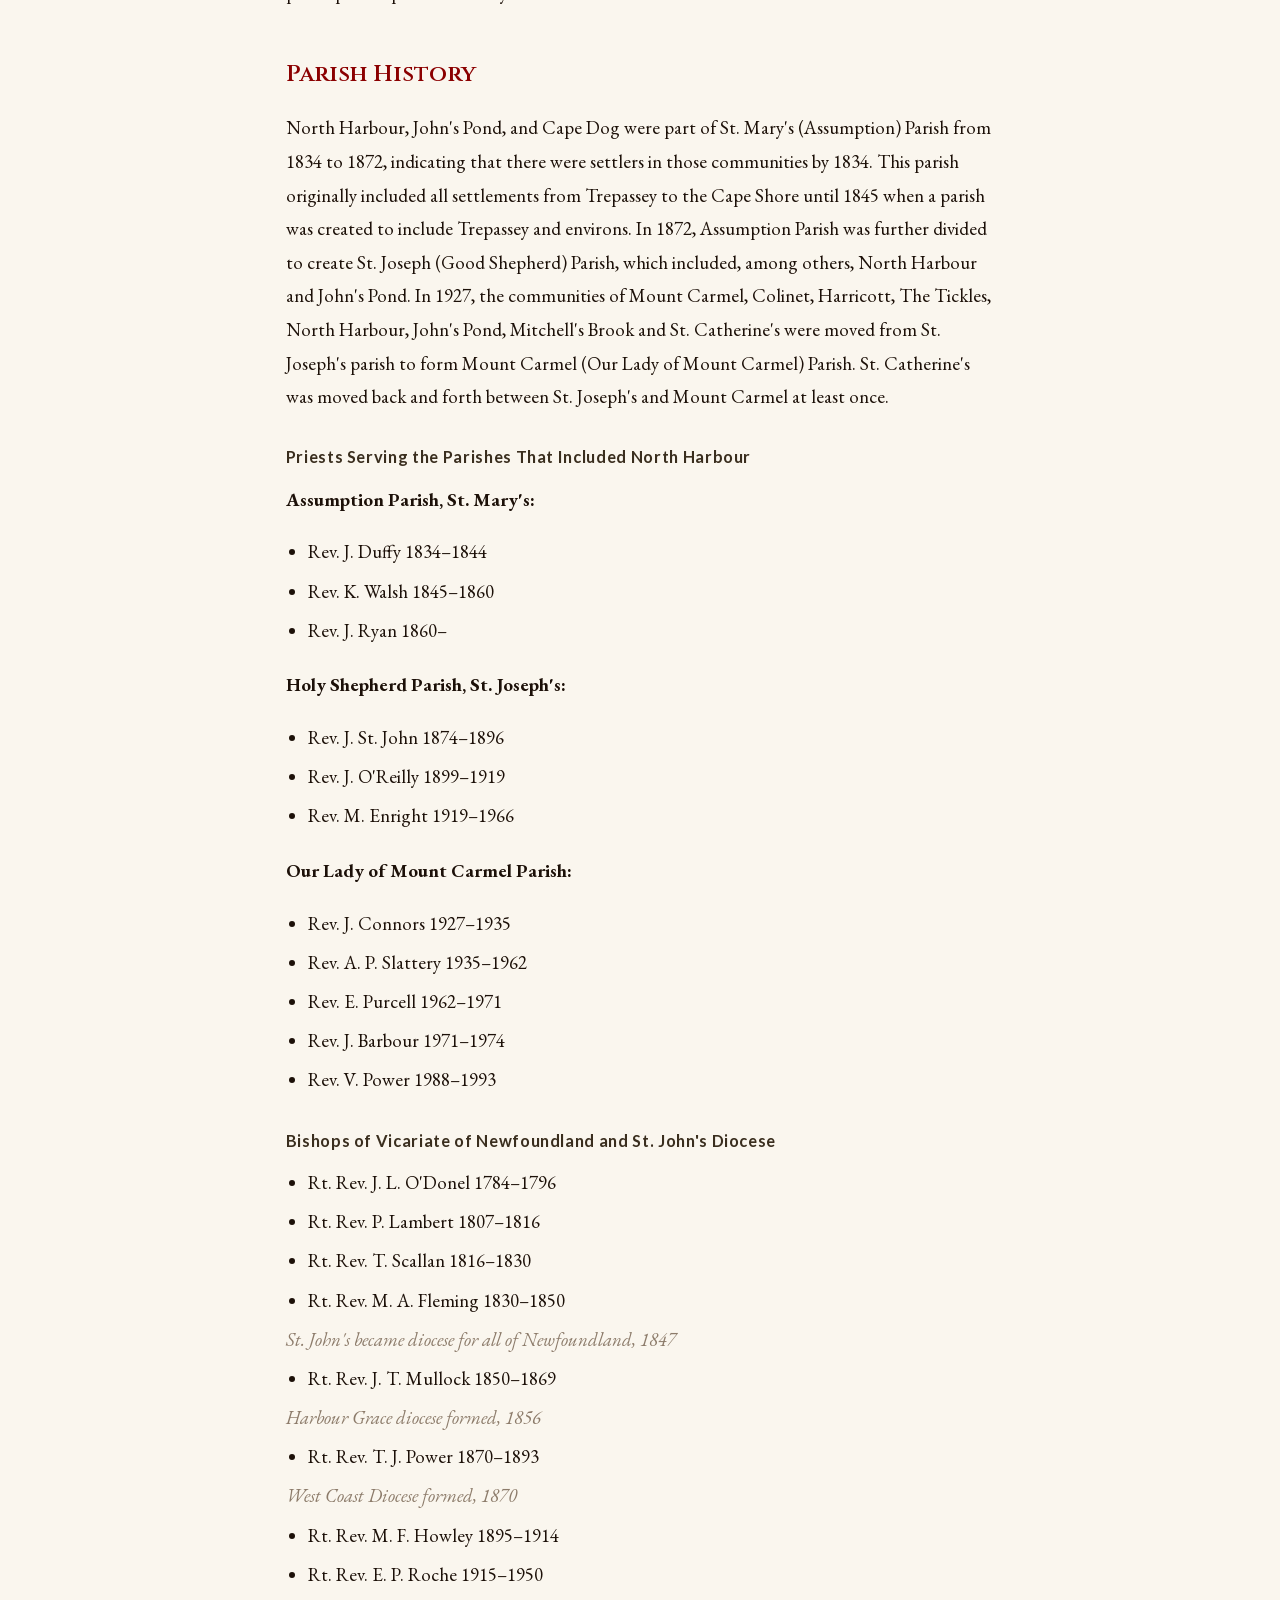
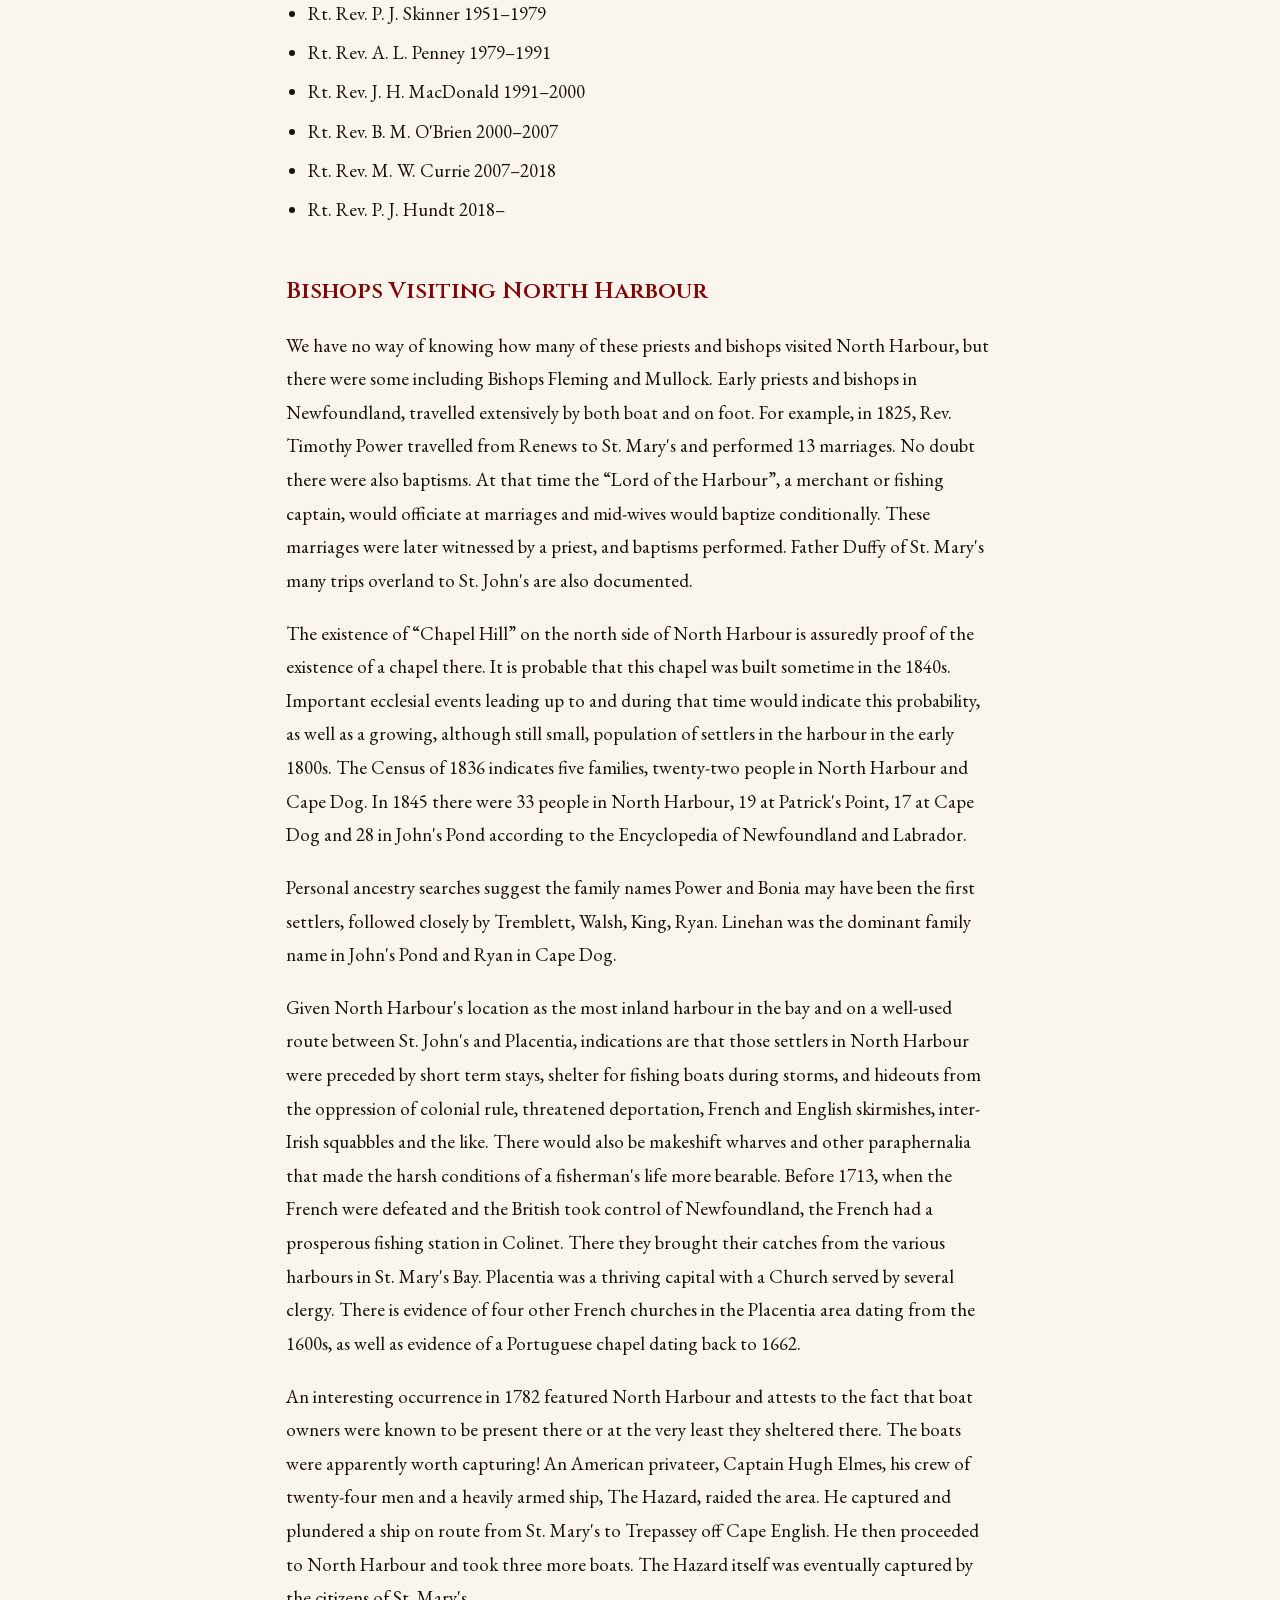
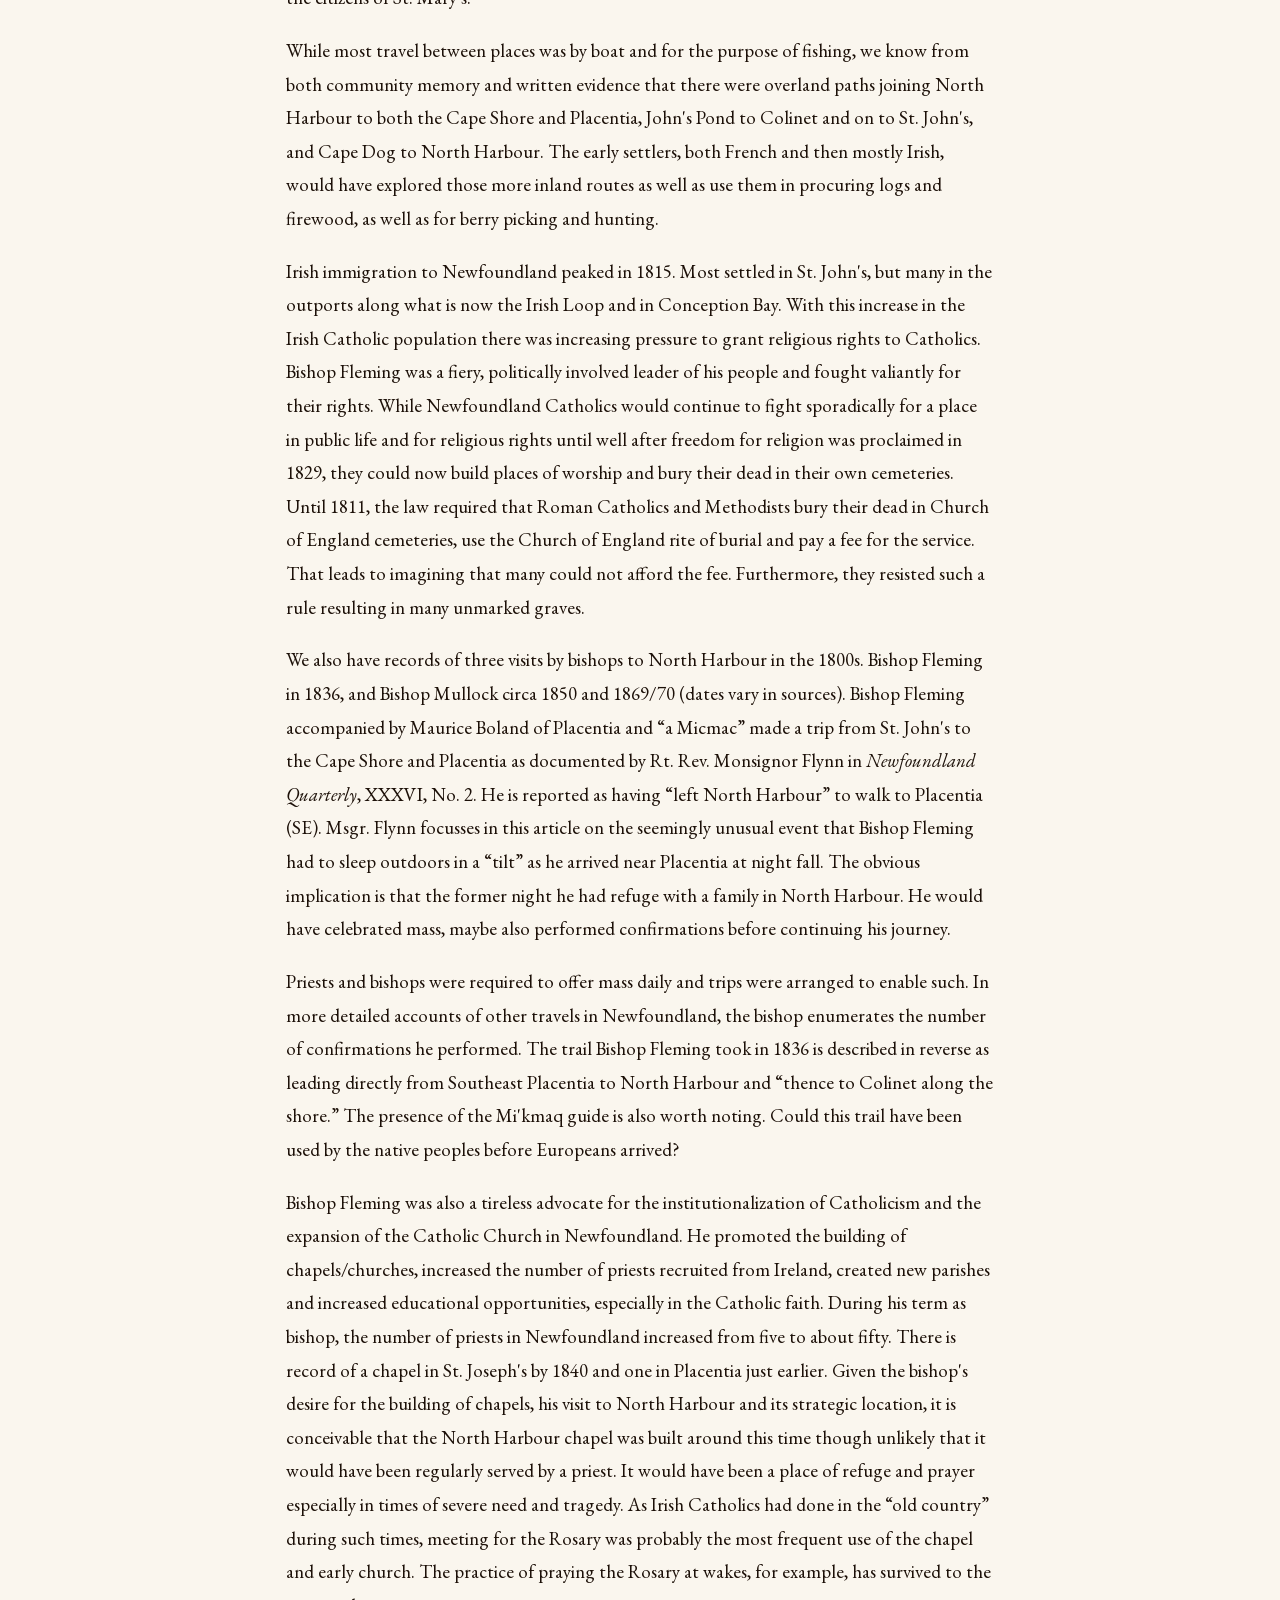
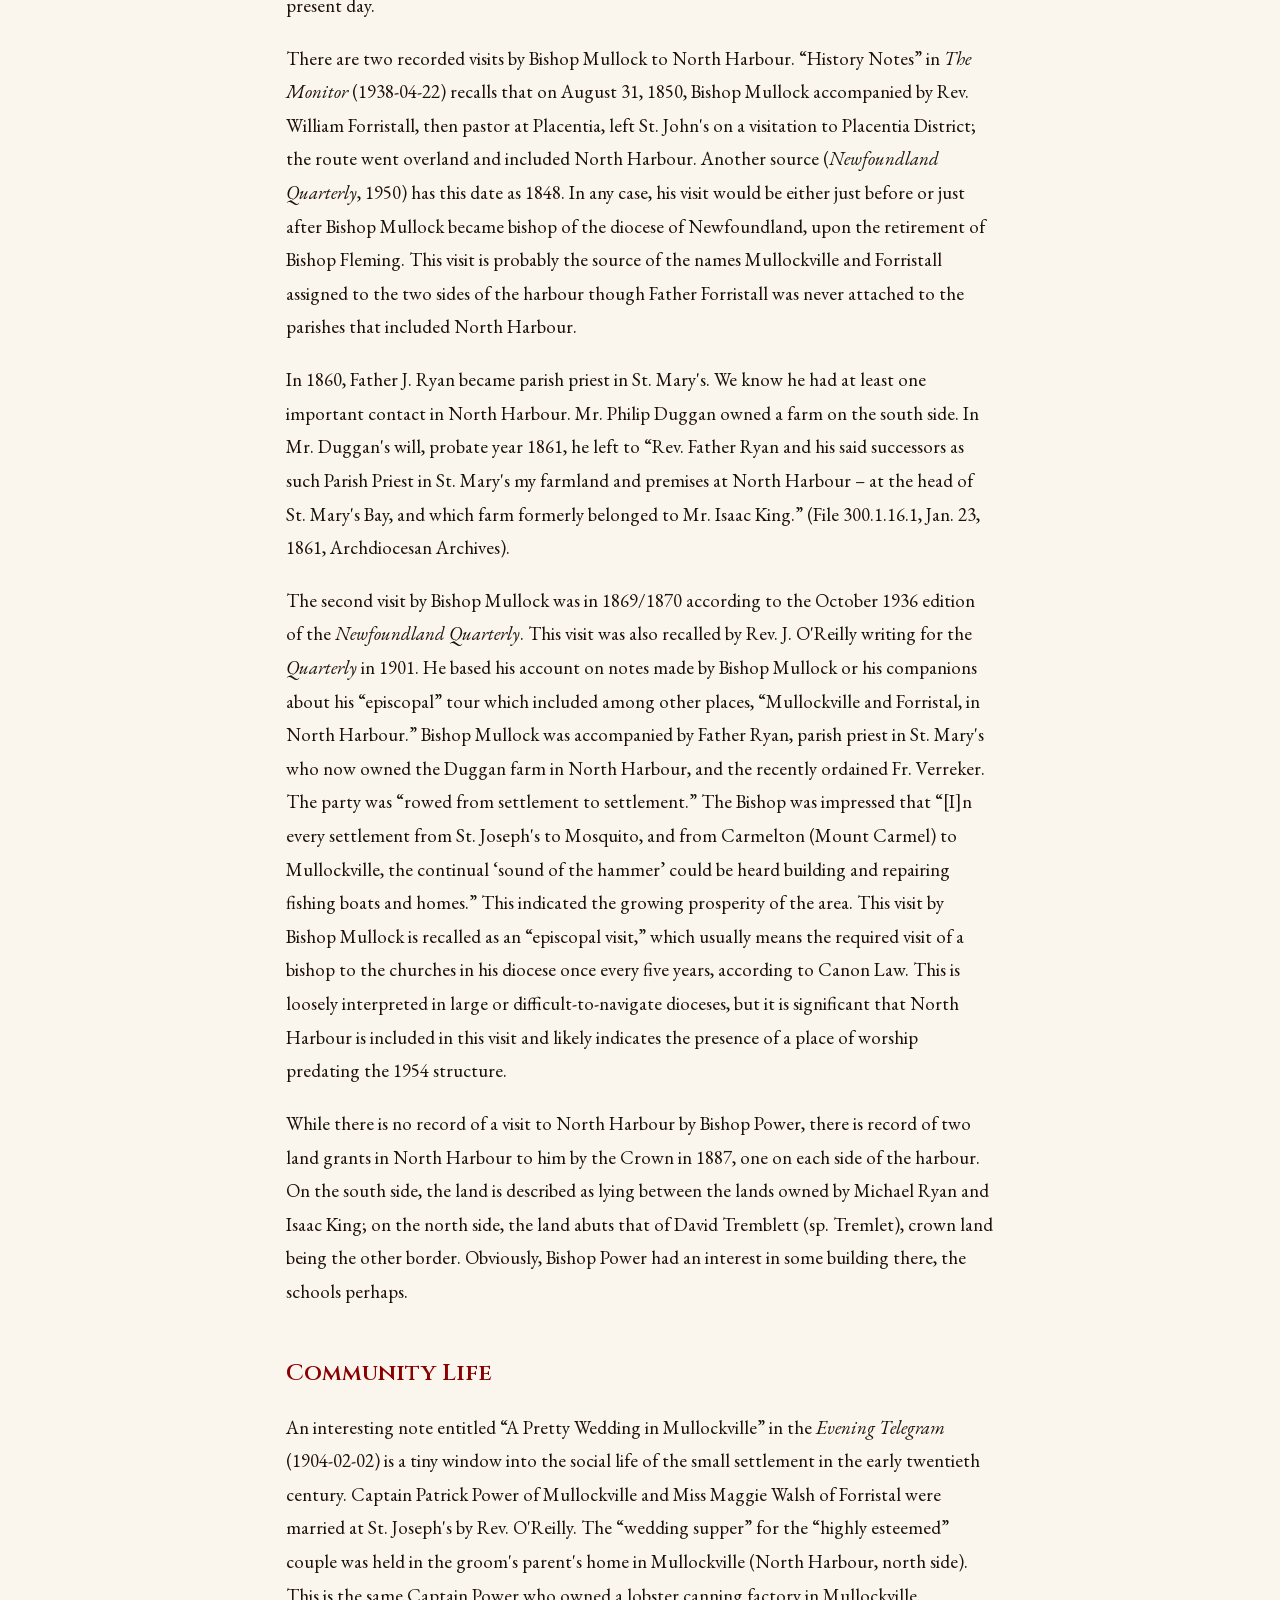
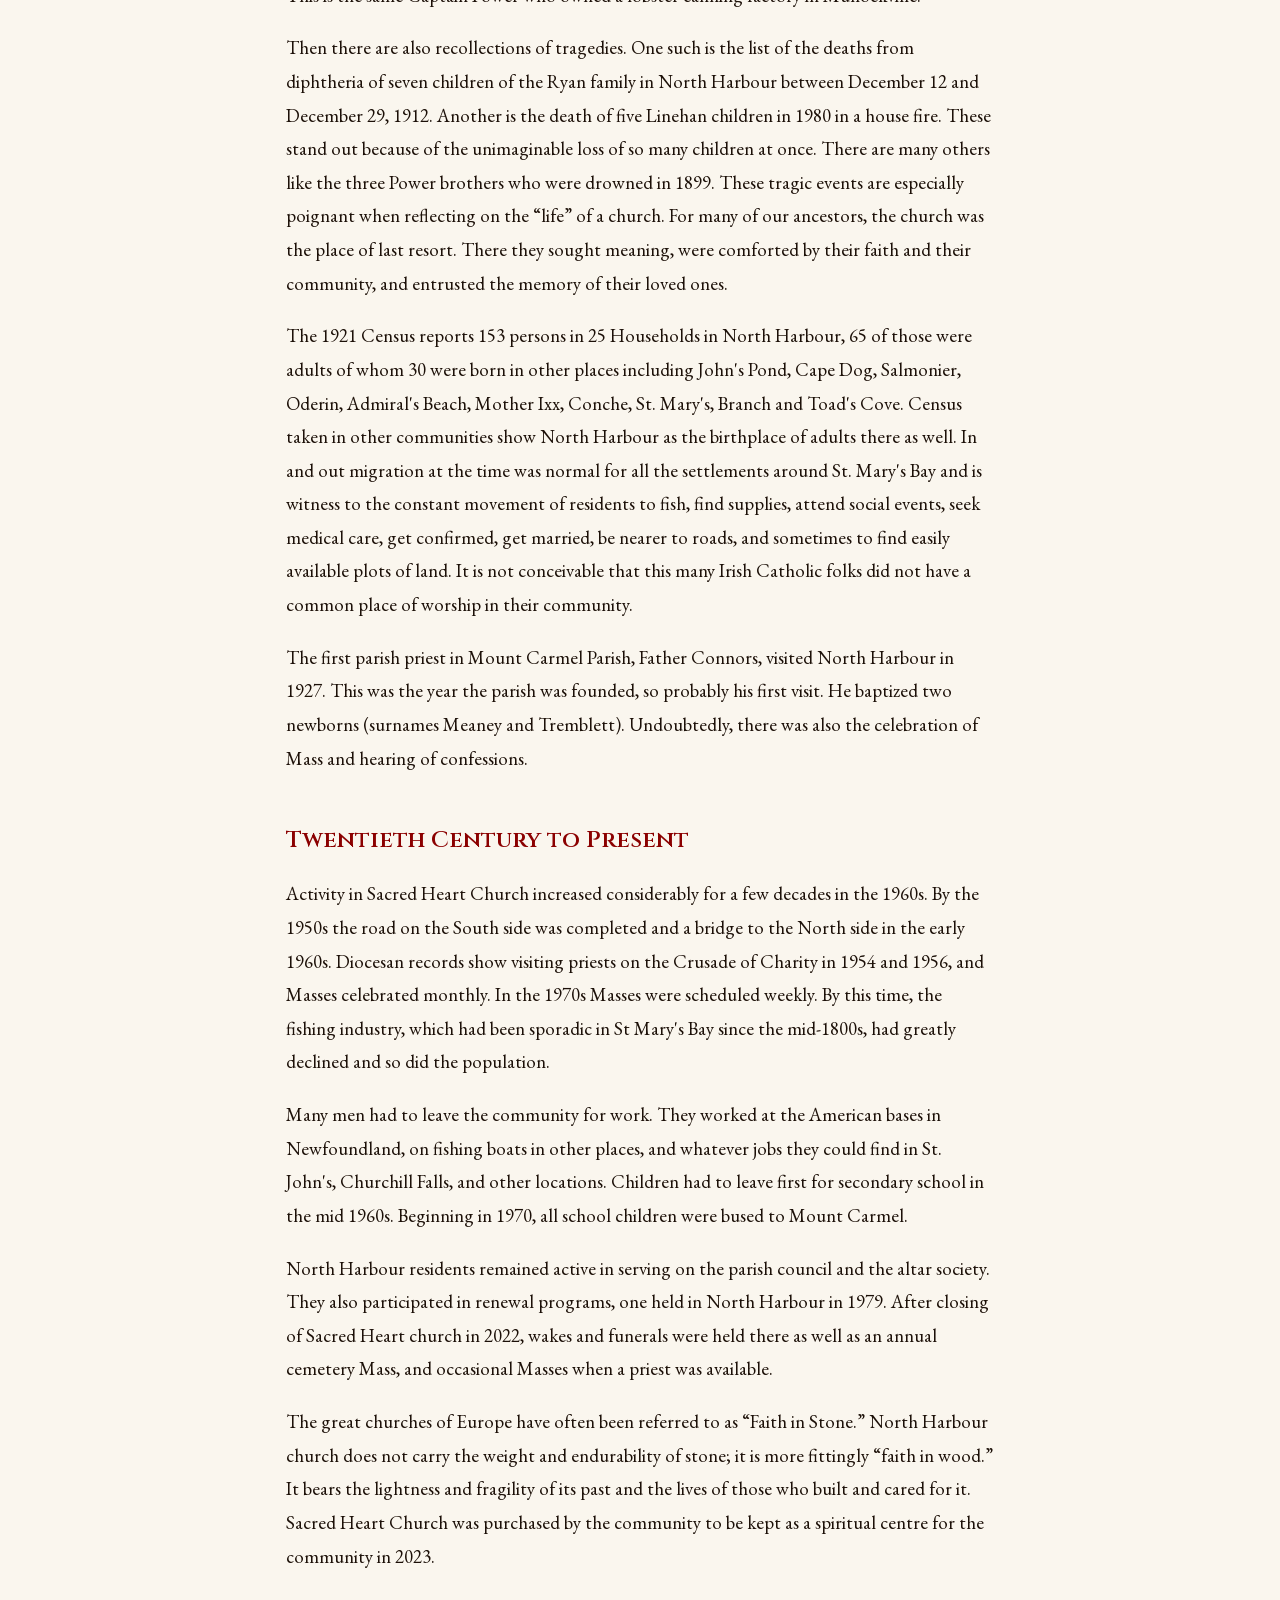
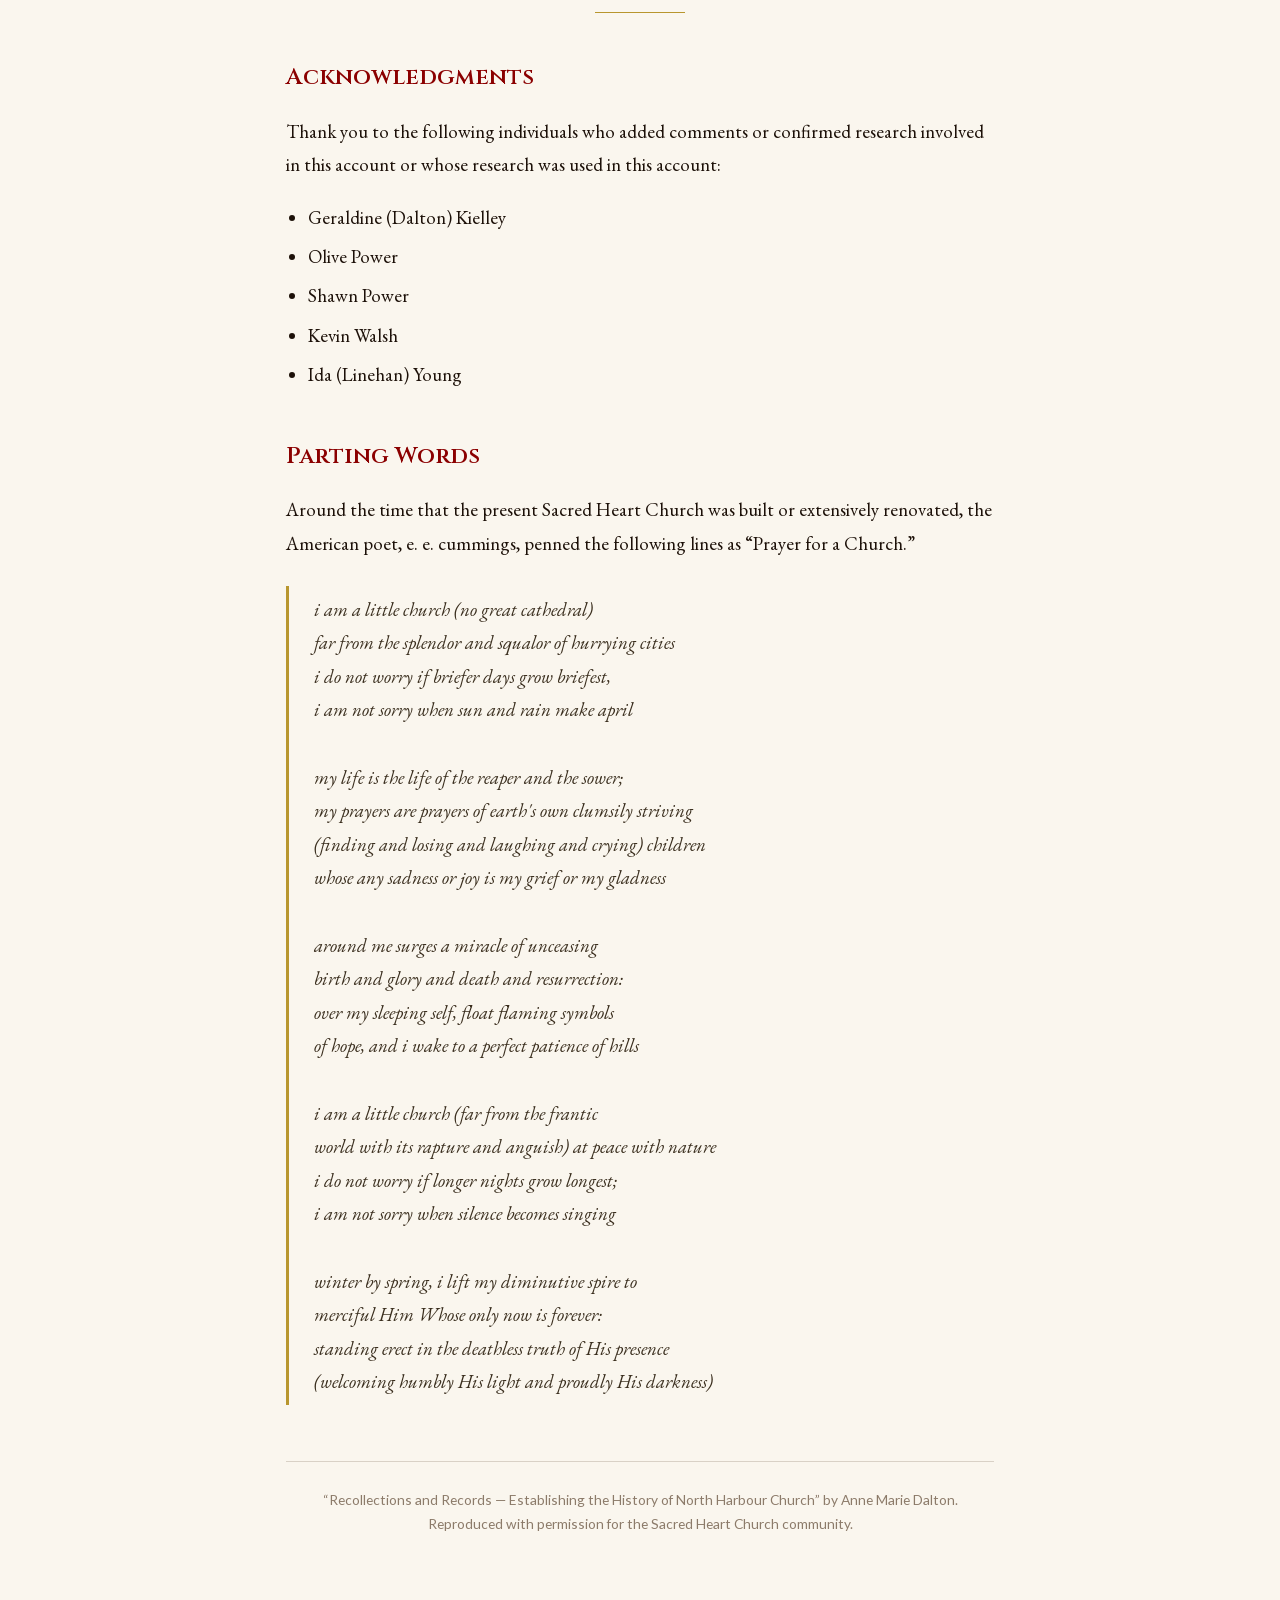
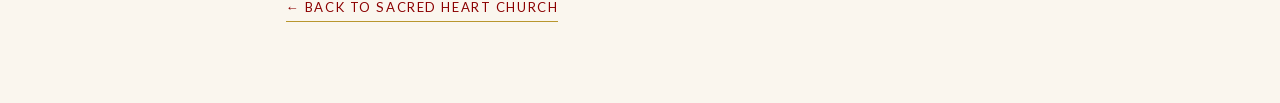
<file: site/history.html>
<!DOCTYPE html>
<html lang="en">
<head>
<meta charset="UTF-8">
<meta name="viewport" content="width=device-width, initial-scale=1.0">
<meta name="description" content="Recollections and Records — Establishing the History of North Harbour Church, by Anne Marie Dalton. Sacred Heart Church, North Harbour, St. Mary's Bay, Newfoundland.">
<meta name="robots" content="index, follow">
<title>The History of North Harbour Church — Sacred Heart Church</title>
<link rel="icon" href="favicon.ico">
<link rel="stylesheet" href="fonts/fonts.css">
<style>
  :root {
    --crimson: #8B0000;
    --gold: #B8962E;
    --cream: #FAF6EE;
    --ink: #1C1008;
    --ink-soft: #3A2E1E;
    --stone: #8C7B6A;
  }
  * { box-sizing: border-box; margin: 0; padding: 0; }
  body {
    background: var(--cream);
    color: var(--ink);
    font-family: 'EB Garamond', Georgia, serif;
    font-size: 1.18rem;
    line-height: 1.78;
  }
  .doc-nav {
    background: var(--crimson);
    color: var(--cream);
    padding: 0.9rem 1.5rem;
  }
  .doc-nav a {
    color: var(--cream);
    text-decoration: none;
    font-family: 'Lato', sans-serif;
    font-size: 0.82rem;
    letter-spacing: 0.12em;
    text-transform: uppercase;
  }
  .doc-nav a:hover { color: #D4AF55; }
  .wrap {
    max-width: 760px;
    margin: 0 auto;
    padding: 4rem 1.6rem 5rem;
  }
  .eyebrow {
    font-family: 'Lato', sans-serif;
    font-size: 0.78rem;
    letter-spacing: 0.22em;
    text-transform: uppercase;
    color: var(--gold);
    display: block;
    text-align: center;
    margin-bottom: 1.1rem;
  }
  h1 {
    font-family: 'Cinzel', serif;
    font-weight: 600;
    font-size: 2.2rem;
    line-height: 1.25;
    color: var(--crimson);
    text-align: center;
    margin-bottom: 1.1rem;
  }
  .byline {
    text-align: center;
    font-style: italic;
    color: var(--ink-soft);
    margin-bottom: 0.4rem;
  }
  .rule {
    width: 90px;
    height: 1px;
    background: var(--gold);
    border: 0;
    margin: 2.4rem auto;
  }
  h2 {
    font-family: 'Cinzel', serif;
    font-weight: 600;
    font-size: 1.45rem;
    color: var(--crimson);
    margin: 2.8rem 0 1rem;
  }
  h3 {
    font-family: 'Lato', sans-serif;
    font-weight: 700;
    font-size: 1.02rem;
    letter-spacing: 0.04em;
    color: var(--ink-soft);
    margin: 1.8rem 0 0.7rem;
  }
  p { margin-bottom: 1.2rem; }
  .lead { font-size: 1.24rem; }
  ul { margin: 0 0 1.3rem 1.4rem; }
  li { margin-bottom: 0.35rem; }
  .note { font-style: italic; color: var(--stone); list-style: none; margin-left: -1.4rem; }
  blockquote {
    border-left: 3px solid var(--gold);
    padding: 0.4rem 0 0.4rem 1.6rem;
    margin: 1.6rem 0;
    font-style: italic;
    color: var(--ink-soft);
    white-space: pre-line;
  }
  .source {
    font-family: 'Lato', sans-serif;
    font-size: 0.86rem;
    color: var(--stone);
    text-align: center;
    margin-top: 3.5rem;
    padding-top: 1.6rem;
    border-top: 1px solid rgba(140,123,106,0.3);
  }
  .back-home {
    display: inline-block;
    margin-top: 2.5rem;
    font-family: 'Lato', sans-serif;
    font-size: 0.82rem;
    letter-spacing: 0.12em;
    text-transform: uppercase;
    color: var(--crimson);
    text-decoration: none;
    border-bottom: 1px solid var(--gold);
    padding-bottom: 2px;
  }
  @media print {
    .doc-nav { display: none; }
    body { background: #fff; font-size: 12pt; }
    .wrap { padding: 0; max-width: 100%; }
  }
</style>
</head>
<body>

<nav class="doc-nav" aria-label="Document navigation">
  <a href="index.html">&#8592; Back to Sacred Heart Church</a>
</nav>

<main class="wrap">

  <span class="eyebrow">The History of North Harbour Church</span>
  <h1>Recollections and Records</h1>
  <p class="byline">Establishing the History of North Harbour Church</p>
  <p class="byline">by Anne Marie Dalton</p>
  <hr class="rule">

  <p class="lead">Sacred Heart Church, North Harbour, the current building, was built in 1954. However, the Encyclopedia of Newfoundland and Labrador indicates there was a church in North Harbour by 1884. This accounts for the community memory that the building of 1954 was a renovation.</p>

  <p>Research on the cemetery by Shawn Power found that the first person buried in the present cemetery was Maria Josephine Walsh in 1884. Geraldine (Dalton) Kielley recalls participating in a choir at the church in the 1940s. Children from both sides of the harbour were trained for a joint choir most likely by two Delorey sisters from St. Mary's, who taught in North Harbour at the time.</p>

  <p>Indications are that there may have been a church/chapel even earlier than 1884. There was also a building used as both church and school in John's Pond by 1891. What follows is an effort to &lsquo;read between the lines&rsquo; of the little information that survives and is accessible about church life in North Harbour.</p>

  <h2>Building the 1954 Church</h2>

  <p>As far as we can tell from memories of those old enough to recall something about the construction of the church in 1954, and as was the case in most rural communities, Sacred Heart Church was built by many hands. Men (maybe some women too) gave volunteer labour. The then parish priest, Reverend Albert P. Slattery would certainly have solicited a few to oversee the project. This would include ensuring materials were available as needed, plans were followed, and generally that everything went according to the overall plan.</p>

  <p>There are strong memories in a few families of who these foremen may have been&mdash;the memories of extra-ordinary visits from Father Slattery and conversations in the household. It is likely that James (Jim) Dalton, Michael (Mike) Tremblett, and Thomas Dalton oversaw the construction of the building. Politically this also makes sense as it represents the three communities served by the church at that time. Edward Linehan told stories of worrying about finding unmarked graves while digging the foundation or extending it. There is a memory and frequently related story of Jim Dalton engraving the initials of those who worked on the church behind the altar. We will have to wait until they become accessible to see what he wrote. There was also the story, related by Thomas Dalton, of Father Slattery pressuring Jim to climb on to the church's steep roof and install the steeple. Having finally conceded and succeeded, Jim was awarded fifty cents by the Rev. Father! As a photo of the church from 1956 shows, this event may have occurred somewhat later as there is no steeple in that photo. It is also possible the film was not developed immediately after the photo was taken.</p>

  <p>Then of course there was the log cutting and lumber sawing which made up the bulk of the project. Undoubtedly the logs were donated and the subsequent lumber required was cut at the local mills at the owners' expense.</p>

  <p>In 1959, the following licensed sawmill owners were listed for North Harbour and John's Pond: Jeremiah Bonia, David Dalton, Thomas Linehan, Paul Power, Michael Tremblett, Patrick Walsh. Most if not all of these mills were active in 1954. Kenneth Power also owned a mill at this time. There were likely to be others. Sawmills had been family affairs for quite a while by then and may not all have been registered. We can only conclude that any man who was available showed up when he could to work on Sacred Heart Church in some capacity. Not many would have escaped the solicitation and tenacity of Father Slattery!</p>

  <p>There is no record of the source of the interior furnishings such as the high altar, altar rail and pews of the church. It is likely that some were hand made, but it is possible that such items were manufactured in St. John's. By the late nineteenth century, St. John's had many prosperous factories for which wood was a readily available resource.</p>

  <h2>Architecture and Theological Meaning</h2>

  <p>With few exceptions, trained architects were not involved in the construction of rural churches in Newfoundland. The high peaked roof, steeple, and large arched windows of Sacred Heart Church came from the memories of our European ancestors and the talented hands of the workmen. Each of these elements have a history and theological meaning. Churches were built on high ground to be visible to the community. Steeples with a cross on top have been part of Christian churches since the conversion of Constantine in the fourth century. They were an adaptation of earlier Roman structures. Rectangular and arched windows were elements of the more decorative Gothic style, following also on the availability and increased use of glass and of the addition of heating to church buildings. The location together with the high-pitched roof and steeple require the congregation to gaze upward, consistent with belief in a transcendent God. The older high altar of the original church also carried this function and symbolism. It allowed for the celebrant to be more visible to the congregation, but it also required the upward gaze and reflected the hierarchical structure of the Catholic Church. An altar rail separated the most sacred part of the church from the congregation.</p>

  <p>When Catholic theology, beginning with Vatican Council II, took a different focus in the twentieth century, the architecture of churches followed suit. Moving the altar closer to floor level, changing its orientation to face the congregation and removing the altar rail symbolized the immanence of God and the role of the laity as co-celebrants in the Eucharist. Newer churches were also built and located to reflect this change; high-rise secular buildings overpowered the sky lines. In this regard, Sacred Heart Church, like other small rural churches, holds the memory of a different time and meaning as well as incorporating elements of the new.</p>

  <p>Following on Vatican Council II, Sacred Heart Church was significantly renovated and enlarged to its present size in the 1970s. A new altar facing the congregation was installed, the communion rail and confessional were removed. The church was enlarged to allow for aisles on the sides of the pews, and electric heaters were installed. Later a room used for wakes was added.</p>

  <h2>Consecration, Naming, and Sacred Objects</h2>

  <p>There is no available record of the consecration and naming of North Harbour church. The consecration of a church is the duty of a Bishop and involves blessing and anointing with oil of various parts of the structure, placing of relics in the main altar, the dedication and church naming all according to a canonical rite. Often, however, a simpler version is carried out by a priest, usually the priest serving that church and delegated by his bishop. This is most likely the case for Sacred Heart Church in 1954/5. While the new building would be blessed, the name may have been assigned to the earlier building.</p>

  <p>Statues and other sacred objects of the church were donated by local people over the years. The statue of Saint Rose, fairly rare in Catholic churches, was donated by Mr. John (Jack) Power in memory of his wife, Rose. The Blessed Sacrament altar was donated from money raised by the students of Mount Carmel school in memory of Jacqueline Dalton. An electric organ was donated by Mrs. Annie Dalton. Jerry Burton donated a portrait of Jesus in remembrance of his godson, Barry Linehan. These are only a few of the numerous donations made to honour the memory of loved ones.</p>

  <p>Devotion to the Sacred Heart of Jesus is a relatively new one in relation to most other Catholic devotions. While it originated in France following the mystical visions (1673-5) of Sister Margaret Mary Alacoque, the devotion promoted by her visions was not officially recognized by the Catholic Church until 1856. Margaret Mary had been proclaimed a saint in 1920. The Sacred Heart symbolizes the love of God associated with the gift of Christ's presence in the Eucharist. The feast day of the Sacred Heart was added to the church calendar in 1856 to be celebrated nineteen days after the feast of Pentecost.</p>

  <h2>Parish Life Before North Harbour Had Its Own Resident Priest</h2>

  <p>As one of several outlying churches in a parish, Sacred Heart Church did not provide for all the religious needs of the community. Until there was a passable road and a bridge linking the two sides of the harbour, parish priests (mission priests on occasion) made sporadic visits. Children were confirmed and couples married in the lead church of the parish. Geraldine Kielley recalls her confirmation, circa 1945. Children of confirmation age from both sides of the harbour were taken &ldquo;around the point&rdquo; in a motorboat operated by Paul Power to Mount Carmel to be confirmed. The children were supervised by Marie Bonia. This would not have been the only time that children were taken &ldquo;around the point&rdquo; for religious and educational reasons. School children regularly attended the annual Procession of the Blessed Sacrament to celebrate the feast of Corpus Christi in Mount Carmel from at least 1940s until the early 1960s. High school students went to Mount Carmel to write public exams during those years as well.</p>

  <p>Church records show that marriages were performed in St. Mary's and St. Joseph's prior to 1927 and in Mount Carmel up until the 1960s when it became more convenient for priests to come to North Harbour. By then there was a road and bridge to the north side. There were also younger priests, Rev. Albert Whelan, an assistant, and Rev. Edmund Purcell, who became parish priest upon Fr. Slattery's retirement.</p>

  <h2>Parish History</h2>

  <p>North Harbour, John's Pond, and Cape Dog were part of St. Mary's (Assumption) Parish from 1834 to 1872, indicating that there were settlers in those communities by 1834. This parish originally included all settlements from Trepassey to the Cape Shore until 1845 when a parish was created to include Trepassey and environs. In 1872, Assumption Parish was further divided to create St. Joseph (Good Shepherd) Parish, which included, among others, North Harbour and John's Pond. In 1927, the communities of Mount Carmel, Colinet, Harricott, The Tickles, North Harbour, John's Pond, Mitchell's Brook and St. Catherine's were moved from St. Joseph's parish to form Mount Carmel (Our Lady of Mount Carmel) Parish. St. Catherine's was moved back and forth between St. Joseph's and Mount Carmel at least once.</p>

  <h3>Priests Serving the Parishes That Included North Harbour</h3>
  <p><strong>Assumption Parish, St. Mary's:</strong></p>
  <ul>
    <li>Rev. J. Duffy 1834&ndash;1844</li>
    <li>Rev. K. Walsh 1845&ndash;1860</li>
    <li>Rev. J. Ryan 1860&ndash;</li>
  </ul>
  <p><strong>Holy Shepherd Parish, St. Joseph's:</strong></p>
  <ul>
    <li>Rev. J. St. John 1874&ndash;1896</li>
    <li>Rev. J. O'Reilly 1899&ndash;1919</li>
    <li>Rev. M. Enright 1919&ndash;1966</li>
  </ul>
  <p><strong>Our Lady of Mount Carmel Parish:</strong></p>
  <ul>
    <li>Rev. J. Connors 1927&ndash;1935</li>
    <li>Rev. A. P. Slattery 1935&ndash;1962</li>
    <li>Rev. E. Purcell 1962&ndash;1971</li>
    <li>Rev. J. Barbour 1971&ndash;1974</li>
    <li>Rev. V. Power 1988&ndash;1993</li>
  </ul>

  <h3>Bishops of Vicariate of Newfoundland and St. John's Diocese</h3>
  <ul>
    <li>Rt. Rev. J. L. O'Donel 1784&ndash;1796</li>
    <li>Rt. Rev. P. Lambert 1807&ndash;1816</li>
    <li>Rt. Rev. T. Scallan 1816&ndash;1830</li>
    <li>Rt. Rev. M. A. Fleming 1830&ndash;1850</li>
    <li class="note">St. John's became diocese for all of Newfoundland, 1847</li>
    <li>Rt. Rev. J. T. Mullock 1850&ndash;1869</li>
    <li class="note">Harbour Grace diocese formed, 1856</li>
    <li>Rt. Rev. T. J. Power 1870&ndash;1893</li>
    <li class="note">West Coast Diocese formed, 1870</li>
    <li>Rt. Rev. M. F. Howley 1895&ndash;1914</li>
    <li>Rt. Rev. E. P. Roche 1915&ndash;1950</li>
    <li>Rt. Rev. P. J. Skinner 1951&ndash;1979</li>
    <li>Rt. Rev. A. L. Penney 1979&ndash;1991</li>
    <li>Rt. Rev. J. H. MacDonald 1991&ndash;2000</li>
    <li>Rt. Rev. B. M. O'Brien 2000&ndash;2007</li>
    <li>Rt. Rev. M. W. Currie 2007&ndash;2018</li>
    <li>Rt. Rev. P. J. Hundt 2018&ndash;</li>
  </ul>

  <h2>Bishops Visiting North Harbour</h2>

  <p>We have no way of knowing how many of these priests and bishops visited North Harbour, but there were some including Bishops Fleming and Mullock. Early priests and bishops in Newfoundland, travelled extensively by both boat and on foot. For example, in 1825, Rev. Timothy Power travelled from Renews to St. Mary's and performed 13 marriages. No doubt there were also baptisms. At that time the &ldquo;Lord of the Harbour&rdquo;, a merchant or fishing captain, would officiate at marriages and mid-wives would baptize conditionally. These marriages were later witnessed by a priest, and baptisms performed. Father Duffy of St. Mary's many trips overland to St. John's are also documented.</p>

  <p>The existence of &ldquo;Chapel Hill&rdquo; on the north side of North Harbour is assuredly proof of the existence of a chapel there. It is probable that this chapel was built sometime in the 1840s. Important ecclesial events leading up to and during that time would indicate this probability, as well as a growing, although still small, population of settlers in the harbour in the early 1800s. The Census of 1836 indicates five families, twenty-two people in North Harbour and Cape Dog. In 1845 there were 33 people in North Harbour, 19 at Patrick's Point, 17 at Cape Dog and 28 in John's Pond according to the Encyclopedia of Newfoundland and Labrador.</p>

  <p>Personal ancestry searches suggest the family names Power and Bonia may have been the first settlers, followed closely by Tremblett, Walsh, King, Ryan. Linehan was the dominant family name in John's Pond and Ryan in Cape Dog.</p>

  <p>Given North Harbour's location as the most inland harbour in the bay and on a well-used route between St. John's and Placentia, indications are that those settlers in North Harbour were preceded by short term stays, shelter for fishing boats during storms, and hideouts from the oppression of colonial rule, threatened deportation, French and English skirmishes, inter-Irish squabbles and the like. There would also be makeshift wharves and other paraphernalia that made the harsh conditions of a fisherman's life more bearable. Before 1713, when the French were defeated and the British took control of Newfoundland, the French had a prosperous fishing station in Colinet. There they brought their catches from the various harbours in St. Mary's Bay. Placentia was a thriving capital with a Church served by several clergy. There is evidence of four other French churches in the Placentia area dating from the 1600s, as well as evidence of a Portuguese chapel dating back to 1662.</p>

  <p>An interesting occurrence in 1782 featured North Harbour and attests to the fact that boat owners were known to be present there or at the very least they sheltered there. The boats were apparently worth capturing! An American privateer, Captain Hugh Elmes, his crew of twenty-four men and a heavily armed ship, The Hazard, raided the area. He captured and plundered a ship on route from St. Mary's to Trepassey off Cape English. He then proceeded to North Harbour and took three more boats. The Hazard itself was eventually captured by the citizens of St. Mary's.</p>

  <p>While most travel between places was by boat and for the purpose of fishing, we know from both community memory and written evidence that there were overland paths joining North Harbour to both the Cape Shore and Placentia, John's Pond to Colinet and on to St. John's, and Cape Dog to North Harbour. The early settlers, both French and then mostly Irish, would have explored those more inland routes as well as use them in procuring logs and firewood, as well as for berry picking and hunting.</p>

  <p>Irish immigration to Newfoundland peaked in 1815. Most settled in St. John's, but many in the outports along what is now the Irish Loop and in Conception Bay. With this increase in the Irish Catholic population there was increasing pressure to grant religious rights to Catholics. Bishop Fleming was a fiery, politically involved leader of his people and fought valiantly for their rights. While Newfoundland Catholics would continue to fight sporadically for a place in public life and for religious rights until well after freedom for religion was proclaimed in 1829, they could now build places of worship and bury their dead in their own cemeteries. Until 1811, the law required that Roman Catholics and Methodists bury their dead in Church of England cemeteries, use the Church of England rite of burial and pay a fee for the service. That leads to imagining that many could not afford the fee. Furthermore, they resisted such a rule resulting in many unmarked graves.</p>

  <p>We also have records of three visits by bishops to North Harbour in the 1800s. Bishop Fleming in 1836, and Bishop Mullock circa 1850 and 1869/70 (dates vary in sources). Bishop Fleming accompanied by Maurice Boland of Placentia and &ldquo;a Micmac&rdquo; made a trip from St. John's to the Cape Shore and Placentia as documented by Rt. Rev. Monsignor Flynn in <em>Newfoundland Quarterly</em>, XXXVI, No. 2. He is reported as having &ldquo;left North Harbour&rdquo; to walk to Placentia (SE). Msgr. Flynn focusses in this article on the seemingly unusual event that Bishop Fleming had to sleep outdoors in a &ldquo;tilt&rdquo; as he arrived near Placentia at night fall. The obvious implication is that the former night he had refuge with a family in North Harbour. He would have celebrated mass, maybe also performed confirmations before continuing his journey.</p>

  <p>Priests and bishops were required to offer mass daily and trips were arranged to enable such. In more detailed accounts of other travels in Newfoundland, the bishop enumerates the number of confirmations he performed. The trail Bishop Fleming took in 1836 is described in reverse as leading directly from Southeast Placentia to North Harbour and &ldquo;thence to Colinet along the shore.&rdquo; The presence of the Mi'kmaq guide is also worth noting. Could this trail have been used by the native peoples before Europeans arrived?</p>

  <p>Bishop Fleming was also a tireless advocate for the institutionalization of Catholicism and the expansion of the Catholic Church in Newfoundland. He promoted the building of chapels/churches, increased the number of priests recruited from Ireland, created new parishes and increased educational opportunities, especially in the Catholic faith. During his term as bishop, the number of priests in Newfoundland increased from five to about fifty. There is record of a chapel in St. Joseph's by 1840 and one in Placentia just earlier. Given the bishop's desire for the building of chapels, his visit to North Harbour and its strategic location, it is conceivable that the North Harbour chapel was built around this time though unlikely that it would have been regularly served by a priest. It would have been a place of refuge and prayer especially in times of severe need and tragedy. As Irish Catholics had done in the &ldquo;old country&rdquo; during such times, meeting for the Rosary was probably the most frequent use of the chapel and early church. The practice of praying the Rosary at wakes, for example, has survived to the present day.</p>

  <p>There are two recorded visits by Bishop Mullock to North Harbour. &ldquo;History Notes&rdquo; in <em>The Monitor</em> (1938-04-22) recalls that on August 31, 1850, Bishop Mullock accompanied by Rev. William Forristall, then pastor at Placentia, left St. John's on a visitation to Placentia District; the route went overland and included North Harbour. Another source (<em>Newfoundland Quarterly</em>, 1950) has this date as 1848. In any case, his visit would be either just before or just after Bishop Mullock became bishop of the diocese of Newfoundland, upon the retirement of Bishop Fleming. This visit is probably the source of the names Mullockville and Forristall assigned to the two sides of the harbour though Father Forristall was never attached to the parishes that included North Harbour.</p>

  <p>In 1860, Father J. Ryan became parish priest in St. Mary's. We know he had at least one important contact in North Harbour. Mr. Philip Duggan owned a farm on the south side. In Mr. Duggan's will, probate year 1861, he left to &ldquo;Rev. Father Ryan and his said successors as such Parish Priest in St. Mary's my farmland and premises at North Harbour &ndash; at the head of St. Mary's Bay, and which farm formerly belonged to Mr. Isaac King.&rdquo; (File 300.1.16.1, Jan. 23, 1861, Archdiocesan Archives).</p>

  <p>The second visit by Bishop Mullock was in 1869/1870 according to the October 1936 edition of the <em>Newfoundland Quarterly</em>. This visit was also recalled by Rev. J. O'Reilly writing for the <em>Quarterly</em> in 1901. He based his account on notes made by Bishop Mullock or his companions about his &ldquo;episcopal&rdquo; tour which included among other places, &ldquo;Mullockville and Forristal, in North Harbour.&rdquo; Bishop Mullock was accompanied by Father Ryan, parish priest in St. Mary's who now owned the Duggan farm in North Harbour, and the recently ordained Fr. Verreker. The party was &ldquo;rowed from settlement to settlement.&rdquo; The Bishop was impressed that &ldquo;[I]n every settlement from St. Joseph's to Mosquito, and from Carmelton (Mount Carmel) to Mullockville, the continual &lsquo;sound of the hammer&rsquo; could be heard building and repairing fishing boats and homes.&rdquo; This indicated the growing prosperity of the area. This visit by Bishop Mullock is recalled as an &ldquo;episcopal visit,&rdquo; which usually means the required visit of a bishop to the churches in his diocese once every five years, according to Canon Law. This is loosely interpreted in large or difficult-to-navigate dioceses, but it is significant that North Harbour is included in this visit and likely indicates the presence of a place of worship predating the 1954 structure.</p>

  <p>While there is no record of a visit to North Harbour by Bishop Power, there is record of two land grants in North Harbour to him by the Crown in 1887, one on each side of the harbour. On the south side, the land is described as lying between the lands owned by Michael Ryan and Isaac King; on the north side, the land abuts that of David Tremblett (sp. Tremlet), crown land being the other border. Obviously, Bishop Power had an interest in some building there, the schools perhaps.</p>

  <h2>Community Life</h2>

  <p>An interesting note entitled &ldquo;A Pretty Wedding in Mullockville&rdquo; in the <em>Evening Telegram</em> (1904-02-02) is a tiny window into the social life of the small settlement in the early twentieth century. Captain Patrick Power of Mullockville and Miss Maggie Walsh of Forristal were married at St. Joseph's by Rev. O'Reilly. The &ldquo;wedding supper&rdquo; for the &ldquo;highly esteemed&rdquo; couple was held in the groom's parent's home in Mullockville (North Harbour, north side). This is the same Captain Power who owned a lobster canning factory in Mullockville.</p>

  <p>Then there are also recollections of tragedies. One such is the list of the deaths from diphtheria of seven children of the Ryan family in North Harbour between December 12 and December 29, 1912. Another is the death of five Linehan children in 1980 in a house fire. These stand out because of the unimaginable loss of so many children at once. There are many others like the three Power brothers who were drowned in 1899. These tragic events are especially poignant when reflecting on the &ldquo;life&rdquo; of a church. For many of our ancestors, the church was the place of last resort. There they sought meaning, were comforted by their faith and their community, and entrusted the memory of their loved ones.</p>

  <p>The 1921 Census reports 153 persons in 25 Households in North Harbour, 65 of those were adults of whom 30 were born in other places including John's Pond, Cape Dog, Salmonier, Oderin, Admiral's Beach, Mother Ixx, Conche, St. Mary's, Branch and Toad's Cove. Census taken in other communities show North Harbour as the birthplace of adults there as well. In and out migration at the time was normal for all the settlements around St. Mary's Bay and is witness to the constant movement of residents to fish, find supplies, attend social events, seek medical care, get confirmed, get married, be nearer to roads, and sometimes to find easily available plots of land. It is not conceivable that this many Irish Catholic folks did not have a common place of worship in their community.</p>

  <p>The first parish priest in Mount Carmel Parish, Father Connors, visited North Harbour in 1927. This was the year the parish was founded, so probably his first visit. He baptized two newborns (surnames Meaney and Tremblett). Undoubtedly, there was also the celebration of Mass and hearing of confessions.</p>

  <h2>Twentieth Century to Present</h2>

  <p>Activity in Sacred Heart Church increased considerably for a few decades in the 1960s. By the 1950s the road on the South side was completed and a bridge to the North side in the early 1960s. Diocesan records show visiting priests on the Crusade of Charity in 1954 and 1956, and Masses celebrated monthly. In the 1970s Masses were scheduled weekly. By this time, the fishing industry, which had been sporadic in St Mary's Bay since the mid-1800s, had greatly declined and so did the population.</p>

  <p>Many men had to leave the community for work. They worked at the American bases in Newfoundland, on fishing boats in other places, and whatever jobs they could find in St. John's, Churchill Falls, and other locations. Children had to leave first for secondary school in the mid 1960s. Beginning in 1970, all school children were bused to Mount Carmel.</p>

  <p>North Harbour residents remained active in serving on the parish council and the altar society. They also participated in renewal programs, one held in North Harbour in 1979. After closing of Sacred Heart church in 2022, wakes and funerals were held there as well as an annual cemetery Mass, and occasional Masses when a priest was available.</p>

  <p>The great churches of Europe have often been referred to as &ldquo;Faith in Stone.&rdquo; North Harbour church does not carry the weight and endurability of stone; it is more fittingly &ldquo;faith in wood.&rdquo; It bears the lightness and fragility of its past and the lives of those who built and cared for it. Sacred Heart Church was purchased by the community to be kept as a spiritual centre for the community in 2023.</p>

  <hr class="rule">

  <h2>Acknowledgments</h2>
  <p>Thank you to the following individuals who added comments or confirmed research involved in this account or whose research was used in this account:</p>
  <ul>
    <li>Geraldine (Dalton) Kielley</li>
    <li>Olive Power</li>
    <li>Shawn Power</li>
    <li>Kevin Walsh</li>
    <li>Ida (Linehan) Young</li>
  </ul>

  <h2>Parting Words</h2>
  <p>Around the time that the present Sacred Heart Church was built or extensively renovated, the American poet, e. e. cummings, penned the following lines as &ldquo;Prayer for a Church.&rdquo;</p>

  <blockquote>i am a little church (no great cathedral)
far from the splendor and squalor of hurrying cities
i do not worry if briefer days grow briefest,
i am not sorry when sun and rain make april

my life is the life of the reaper and the sower;
my prayers are prayers of earth's own clumsily striving
(finding and losing and laughing and crying) children
whose any sadness or joy is my grief or my gladness

around me surges a miracle of unceasing
birth and glory and death and resurrection:
over my sleeping self, float flaming symbols
of hope, and i wake to a perfect patience of hills

i am a little church (far from the frantic
world with its rapture and anguish) at peace with nature
i do not worry if longer nights grow longest;
i am not sorry when silence becomes singing

winter by spring, i lift my diminutive spire to
merciful Him Whose only now is forever:
standing erect in the deathless truth of His presence
(welcoming humbly His light and proudly His darkness)</blockquote>

  <p class="source">&ldquo;Recollections and Records &mdash; Establishing the History of North Harbour Church&rdquo; by Anne Marie Dalton. Reproduced with permission for the Sacred Heart Church community.</p>

  <a href="index.html" class="back-home">&#8592; Back to Sacred Heart Church</a>

</main>

</body>
</html>
</file>
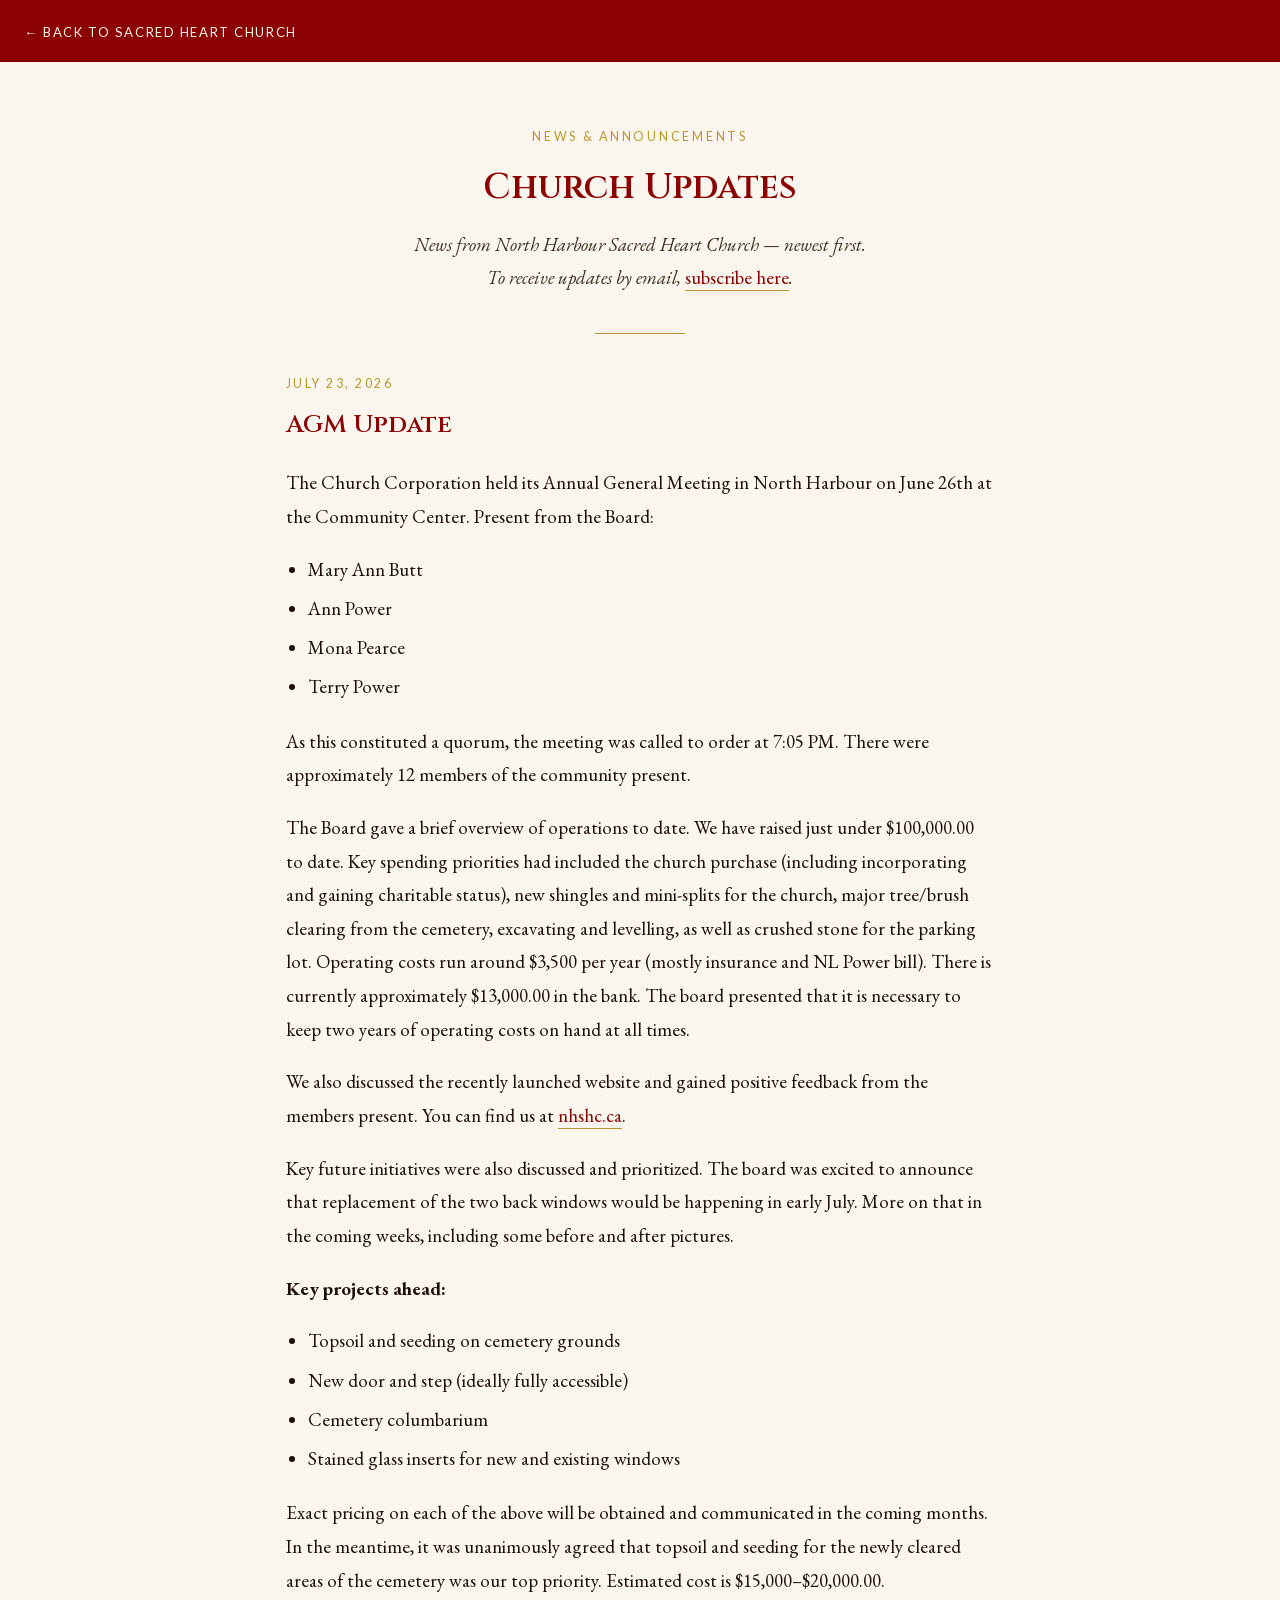
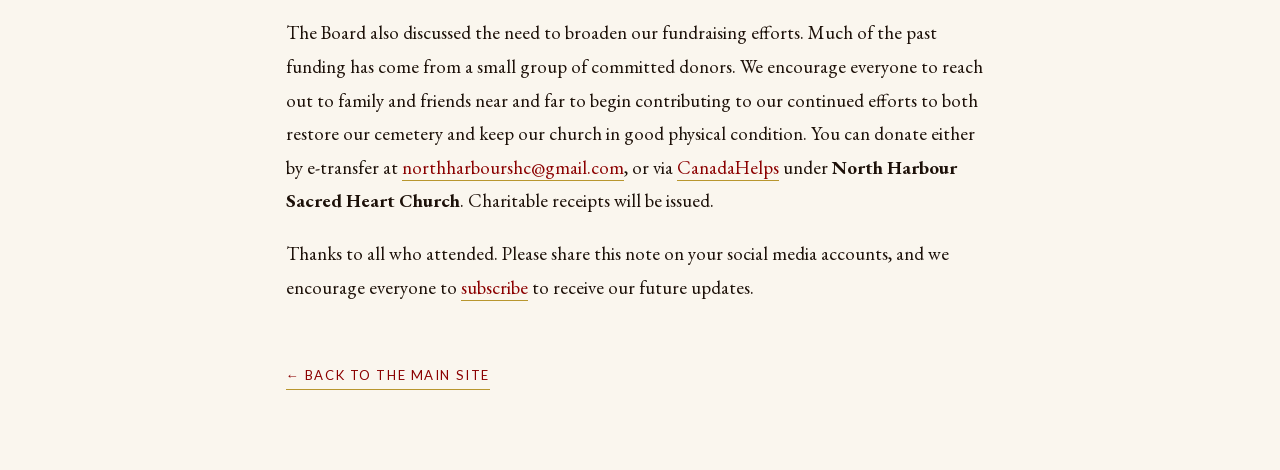
<file: site/updates.html>
<!DOCTYPE html>
<html lang="en">
<head>
<meta charset="UTF-8">
<meta name="viewport" content="width=device-width, initial-scale=1.0">
<meta name="description" content="Church Updates — news and announcements from North Harbour Sacred Heart Church, St. Mary's Bay, Newfoundland.">
<meta name="robots" content="index, follow">
<meta property="og:title" content="Church Updates — North Harbour Sacred Heart Church">
<meta property="og:description" content="News and announcements from North Harbour Sacred Heart Church, St. Mary's Bay, NL.">
<meta property="og:type" content="website">
<meta property="og:url" content="https://nhshc.ca/updates.html">
<title>Church Updates — North Harbour Sacred Heart Church</title>
<link rel="icon" href="favicon.ico">
<link rel="stylesheet" href="fonts/fonts.css">
<style>
  :root {
    --crimson: #8B0000;
    --gold: #B8962E;
    --cream: #FAF6EE;
    --ink: #1C1008;
    --ink-soft: #3A2E1E;
    --stone: #8C7B6A;
  }
  * { box-sizing: border-box; margin: 0; padding: 0; }
  body {
    background: var(--cream);
    color: var(--ink);
    font-family: 'EB Garamond', Georgia, serif;
    font-size: 1.18rem;
    line-height: 1.78;
  }
  .doc-nav {
    background: var(--crimson);
    color: var(--cream);
    padding: 0.9rem 1.5rem;
  }
  .doc-nav a {
    color: var(--cream);
    text-decoration: none;
    font-family: 'Lato', sans-serif;
    font-size: 0.82rem;
    letter-spacing: 0.12em;
    text-transform: uppercase;
  }
  .doc-nav a:hover { color: #D4AF55; }
  .wrap {
    max-width: 760px;
    margin: 0 auto;
    padding: 4rem 1.6rem 5rem;
  }
  .eyebrow {
    font-family: 'Lato', sans-serif;
    font-size: 0.78rem;
    letter-spacing: 0.22em;
    text-transform: uppercase;
    color: var(--gold);
    display: block;
    text-align: center;
    margin-bottom: 1.1rem;
  }
  h1 {
    font-family: 'Cinzel', serif;
    font-weight: 600;
    font-size: 2.2rem;
    line-height: 1.25;
    color: var(--crimson);
    text-align: center;
    margin-bottom: 1.1rem;
  }
  .page-intro {
    text-align: center;
    font-style: italic;
    color: var(--ink-soft);
  }
  .rule {
    width: 90px;
    height: 1px;
    background: var(--gold);
    border: 0;
    margin: 2.4rem auto;
  }
  /* ── Posts ── */
  .post { margin-bottom: 1rem; }
  .post-date {
    font-family: 'Lato', sans-serif;
    font-size: 0.78rem;
    letter-spacing: 0.2em;
    text-transform: uppercase;
    color: var(--gold);
    display: block;
    margin-bottom: 0.5rem;
  }
  .post h2 {
    font-family: 'Cinzel', serif;
    font-weight: 600;
    font-size: 1.55rem;
    color: var(--crimson);
    margin: 0 0 1.2rem;
  }
  .post p { margin-bottom: 1.2rem; }
  .post ul { margin: 0 0 1.3rem 1.4rem; }
  .post li { margin-bottom: 0.35rem; }
  .post a { color: var(--crimson); border-bottom: 1px solid var(--gold); text-decoration: none; }
  .post a:hover { color: var(--gold); }
  .post figure { margin: 1.8rem 0; }
  .post figure img { width: 100%; height: auto; display: block; }
  .post figcaption {
    font-style: italic;
    font-size: 0.98rem;
    color: var(--stone);
    text-align: center;
    margin-top: 0.6rem;
  }
  .post-divider {
    text-align: center;
    color: var(--gold);
    font-size: 1rem;
    letter-spacing: 1.2em;
    padding-left: 1.2em; /* balance letter-spacing */
    margin: 3rem 0;
  }
  .back-home {
    display: inline-block;
    margin-top: 2.5rem;
    font-family: 'Lato', sans-serif;
    font-size: 0.82rem;
    letter-spacing: 0.12em;
    text-transform: uppercase;
    color: var(--crimson);
    text-decoration: none;
    border-bottom: 1px solid var(--gold);
    padding-bottom: 2px;
  }
  @media print {
    .doc-nav { display: none; }
    body { background: #fff; font-size: 12pt; }
    .wrap { padding: 0; max-width: 100%; }
  }
</style>
</head>
<body>

<nav class="doc-nav" aria-label="Document navigation">
  <a href="index.html">&#8592; Back to Sacred Heart Church</a>
</nav>

<main class="wrap">

  <span class="eyebrow">News &amp; Announcements</span>
  <h1>Church Updates</h1>
  <p class="page-intro">News from North Harbour Sacred Heart Church &mdash; newest first.<br>
  To receive updates by email, <a href="index.html#newsletter" style="font-style:normal; color:var(--crimson); border-bottom:1px solid var(--gold); text-decoration:none;">subscribe here</a>.</p>
  <hr class="rule">

<!-- ═══════════════════════════════════════════════════════════════════
     HOW TO ADD A NEW POST
     1. Copy the TEMPLATE block below (between the "POST TEMPLATE" lines).
     2. Paste it directly BELOW this comment (newest post goes first).
     3. Fill in: the id (yyyy-mm-dd-short-slug), date, title, and body.
     4. Photo? Put a web-sized copy (~1200px wide) in Images/updates/
        and uncomment the <figure> block.
     5. Update the "Updates" tab list in index.html (latest 3 posts).
     6. Commit + push — the deploy takes it live.
     Full runbook: docs/how-to-post-an-update.md

     ── POST TEMPLATE (copy from next line) ─────────────────────────
  <article class="post" id="yyyy-mm-dd-short-slug">
    <span class="post-date">Month D, 2026</span>
    <h2>Post Title Here</h2>
    <p>First paragraph…</p>
    <p>More paragraphs as needed…</p>
    <figure>
      <img src="Images/updates/photo-name.jpg" alt="Describe the photo for screen readers">
      <figcaption>Optional caption in italics.</figcaption>
    </figure>
  </article>
  <div class="post-divider" aria-hidden="true">&#10022; &#10022; &#10022;</div>
     ── END POST TEMPLATE ───────────────────────────────────────────
     ═══════════════════════════════════════════════════════════════ -->

  <article class="post" id="2026-07-23-agm-update">
    <span class="post-date">July 23, 2026</span>
    <h2>AGM Update</h2>

    <p>The Church Corporation held its Annual General Meeting in North Harbour on June&nbsp;26th at the Community Center. Present from the Board:</p>

    <ul>
      <li>Mary Ann Butt</li>
      <li>Ann Power</li>
      <li>Mona Pearce</li>
      <li>Terry Power</li>
    </ul>

    <p>As this constituted a quorum, the meeting was called to order at 7:05&nbsp;PM. There were approximately 12 members of the community present.</p>

    <p>The Board gave a brief overview of operations to date. We have raised just under $100,000.00 to date. Key spending priorities had included the church purchase (including incorporating and gaining charitable status), new shingles and mini-splits for the church, major tree/brush clearing from the cemetery, excavating and levelling, as well as crushed stone for the parking lot. Operating costs run around $3,500 per year (mostly insurance and NL Power bill). There is currently approximately $13,000.00 in the bank. The board presented that it is necessary to keep two years of operating costs on hand at all times.</p>

    <p>We also discussed the recently launched website and gained positive feedback from the members present. You can find us at <a href="https://nhshc.ca">nhshc.ca</a>.</p>

    <p>Key future initiatives were also discussed and prioritized. The board was excited to announce that replacement of the two back windows would be happening in early July. More on that in the coming weeks, including some before and after pictures.</p>

    <p><strong>Key projects ahead:</strong></p>
    <ul>
      <li>Topsoil and seeding on cemetery grounds</li>
      <li>New door and step (ideally fully accessible)</li>
      <li>Cemetery columbarium</li>
      <li>Stained glass inserts for new and existing windows</li>
    </ul>

    <p>Exact pricing on each of the above will be obtained and communicated in the coming months. In the meantime, it was unanimously agreed that topsoil and seeding for the newly cleared areas of the cemetery was our top priority. Estimated cost is $15,000&ndash;$20,000.00.</p>

    <p>The Board also discussed the need to broaden our fundraising efforts. Much of the past funding has come from a small group of committed donors. We encourage everyone to reach out to family and friends near and far to begin contributing to our continued efforts to both restore our cemetery and keep our church in good physical condition. You can donate either by e-transfer at <a href="mailto:northharbourshc@gmail.com">northharbourshc@gmail.com</a>, or via <a href="https://www.canadahelps.org/en/charities/north-harbour-sacred-heart-church-corporation/" target="_blank" rel="noopener">CanadaHelps</a> under <strong>North Harbour Sacred Heart Church</strong>. Charitable receipts will be issued.</p>

    <p>Thanks to all who attended. Please share this note on your social media accounts, and we encourage everyone to <a href="index.html#newsletter">subscribe</a> to receive our future updates.</p>
  </article>

  <a class="back-home" href="index.html">&#8592; Back to the main site</a>

</main>

</body>
</html>
</file>
<file: site/fonts/fonts.css>
/* ═══════════════════════════════════════════
   Self-hosted fonts — Sacred Heart Church
   Downloaded from Google Fonts (latin subset)
   ═══════════════════════════════════════════ */

/* Cinzel — variable weight (400–700) */
@font-face {
  font-family: 'Cinzel';
  font-style: normal;
  font-weight: 400 700;
  font-display: swap;
  src: url(cinzel-latin.woff2) format('woff2');
  unicode-range: U+0000-00FF, U+0131, U+0152-0153, U+02BB-02BC, U+02C6, U+02DA, U+02DC, U+0304, U+0308, U+0329, U+2000-206F, U+20AC, U+2122, U+2191, U+2193, U+2212, U+2215, U+FEFF, U+FFFD;
}

/* EB Garamond — variable weight (400–700) */
@font-face {
  font-family: 'EB Garamond';
  font-style: normal;
  font-weight: 400 700;
  font-display: swap;
  src: url(eb-garamond-latin.woff2) format('woff2');
  unicode-range: U+0000-00FF, U+0131, U+0152-0153, U+02BB-02BC, U+02C6, U+02DA, U+02DC, U+0304, U+0308, U+0329, U+2000-206F, U+20AC, U+2122, U+2191, U+2193, U+2212, U+2215, U+FEFF, U+FFFD;
}

/* EB Garamond Italic — variable weight (400–500) */
@font-face {
  font-family: 'EB Garamond';
  font-style: italic;
  font-weight: 400 500;
  font-display: swap;
  src: url(eb-garamond-italic-latin.woff2) format('woff2');
  unicode-range: U+0000-00FF, U+0131, U+0152-0153, U+02BB-02BC, U+02C6, U+02DA, U+02DC, U+0304, U+0308, U+0329, U+2000-206F, U+20AC, U+2122, U+2191, U+2193, U+2212, U+2215, U+FEFF, U+FFFD;
}

/* Lato 300 (Light) */
@font-face {
  font-family: 'Lato';
  font-style: normal;
  font-weight: 300;
  font-display: swap;
  src: url(lato-300-latin.woff2) format('woff2');
  unicode-range: U+0000-00FF, U+0131, U+0152-0153, U+02BB-02BC, U+02C6, U+02DA, U+02DC, U+0304, U+0308, U+0329, U+2000-206F, U+20AC, U+2122, U+2191, U+2193, U+2212, U+2215, U+FEFF, U+FFFD;
}

/* Lato 400 (Regular) */
@font-face {
  font-family: 'Lato';
  font-style: normal;
  font-weight: 400;
  font-display: swap;
  src: url(lato-400-latin.woff2) format('woff2');
  unicode-range: U+0000-00FF, U+0131, U+0152-0153, U+02BB-02BC, U+02C6, U+02DA, U+02DC, U+0304, U+0308, U+0329, U+2000-206F, U+20AC, U+2122, U+2191, U+2193, U+2212, U+2215, U+FEFF, U+FFFD;
}

/* Lato 700 (Bold) */
@font-face {
  font-family: 'Lato';
  font-style: normal;
  font-weight: 700;
  font-display: swap;
  src: url(lato-700-latin.woff2) format('woff2');
  unicode-range: U+0000-00FF, U+0131, U+0152-0153, U+02BB-02BC, U+02C6, U+02DA, U+02DC, U+0304, U+0308, U+0329, U+2000-206F, U+20AC, U+2122, U+2191, U+2193, U+2212, U+2215, U+FEFF, U+FFFD;
}
</file>
<file: site/css/style.css>
/* ═══════════════════════════════════════════
   Sacred Heart Church — North Harbour, NL
   ═══════════════════════════════════════════ */

:root {
  --crimson: #8B0000;
  --crimson-dark: #6B0000;
  --crimson-light: #A52020;
  --gold: #B8962E;
  --gold-light: #D4AF55;
  --gold-pale: #F2E8C6;
  --cream: #FAF6EE;
  --parchment: #F5EDD8;
  --ink: #1C1008;
  --ink-soft: #3A2E1E;
  --stone: #8C7B6A;
  --stone-light: #C4B49A;
}

* { margin: 0; padding: 0; box-sizing: border-box; }

html { scroll-behavior: smooth; }

body {
  background: var(--cream);
  color: var(--ink);
  font-family: 'Lato', sans-serif;
  font-weight: 300;
  line-height: 1.7;
  overflow-x: hidden;
}

/* ─── ACCESSIBILITY ─── */
.skip-nav {
  position: absolute;
  left: -9999px;
  top: 0;
  background: var(--crimson);
  color: var(--cream);
  padding: 0.5rem 1rem;
  font-size: 0.85rem;
  z-index: 200;
}
.skip-nav:focus {
  left: 0;
}

.visually-hidden {
  position: absolute;
  width: 1px;
  height: 1px;
  padding: 0;
  margin: -1px;
  overflow: hidden;
  clip: rect(0, 0, 0, 0);
  border: 0;
}

/* ─── ORNAMENTAL DIVIDER ─── */
.ornament {
  text-align: center;
  color: var(--gold);
  font-size: 1.4rem;
  letter-spacing: 0.5rem;
  margin: 2rem 0;
  opacity: 0.85;
}
.ornament::before, .ornament::after {
  content: '\2726';
  margin: 0 0.8rem;
  font-size: 0.7rem;
  vertical-align: middle;
}

hr.rule {
  border: none;
  border-top: 1px solid var(--gold);
  opacity: 0.4;
  margin: 0.5rem auto;
  max-width: 400px;
}
hr.rule.wide { max-width: 700px; }

/* ─── NAV ─── */
nav {
  position: fixed;
  top: 0; left: 0; right: 0;
  z-index: 100;
  background: rgba(27, 5, 5, 0.97);
  border-bottom: 1px solid rgba(184, 150, 46, 0.3);
  backdrop-filter: blur(6px);
}
.nav-inner {
  max-width: 1100px;
  margin: 0 auto;
  padding: 0 2rem;
  display: flex;
  align-items: center;
  justify-content: space-between;
  height: 58px;
}
.nav-brand {
  font-family: 'Cinzel', serif;
  font-size: 0.72rem;
  color: var(--gold-light);
  letter-spacing: 0.08em;
  text-decoration: none;
  font-weight: 500;
  white-space: nowrap;
}
.nav-links {
  display: flex;
  gap: 1.5rem;
  list-style: none;
  align-items: center;
}
.nav-links a {
  font-family: 'Lato', sans-serif;
  font-size: 0.72rem;
  font-weight: 700;
  letter-spacing: 0.14em;
  text-transform: uppercase;
  color: var(--stone-light);
  text-decoration: none;
  transition: color 0.2s;
}
.nav-links a:hover { color: var(--gold-light); }

/* Support Us — separated and styled */
.nav-separator {
  width: 1px;
  height: 20px;
  background: rgba(184, 150, 46, 0.3);
  margin: 0 0.5rem;
}
.nav-support {
  color: var(--gold-light) !important;
  border: 1px solid rgba(184, 150, 46, 0.4);
  padding: 0.4rem 1rem;
  transition: all 0.25s;
}
.nav-support:hover {
  background: rgba(184, 150, 46, 0.15);
  border-color: var(--gold-light);
}

/* Mobile nav toggle */
.nav-toggle {
  display: none;
  flex-direction: column;
  gap: 5px;
  background: none;
  border: none;
  cursor: pointer;
  padding: 0.5rem;
}
.nav-toggle span {
  display: block;
  width: 22px;
  height: 2px;
  background: var(--gold-light);
  transition: all 0.3s;
}

/* ─── HERO ─── */
#hero {
  min-height: 100vh;
  background:
    radial-gradient(ellipse at 50% 0%, rgba(139,0,0,0.35) 0%, transparent 70%),
    repeating-linear-gradient(
      0deg,
      transparent,
      transparent 2px,
      rgba(184,150,46,0.03) 2px,
      rgba(184,150,46,0.03) 4px
    ),
    repeating-linear-gradient(
      90deg,
      transparent,
      transparent 40px,
      rgba(184,150,46,0.02) 40px,
      rgba(184,150,46,0.02) 41px
    ),
    #1C0A0A;
  display: flex;
  flex-direction: column;
  align-items: center;
  justify-content: center;
  text-align: center;
  padding: 8rem 2rem 5rem;
  position: relative;
  overflow: hidden;
}

#hero::before {
  content: '';
  position: absolute;
  inset: 0;
  background:
    radial-gradient(circle at 20% 80%, rgba(139,0,0,0.15) 0%, transparent 50%),
    radial-gradient(circle at 80% 20%, rgba(184,150,46,0.06) 0%, transparent 50%);
  pointer-events: none;
}

.hero-cross {
  color: var(--gold);
  font-size: 3rem;
  opacity: 0.7;
  margin-bottom: 1.5rem;
  animation: fadeUp 1s ease both;
}

.hero-title {
  font-family: 'Cinzel', serif;
  font-size: clamp(2.2rem, 5vw, 4rem);
  font-weight: 600;
  color: var(--cream);
  letter-spacing: 0.06em;
  line-height: 1.2;
  margin-bottom: 0.8rem;
  animation: fadeUp 1s ease 0.2s both;
}

.hero-sub {
  font-family: 'EB Garamond', serif;
  font-size: clamp(1rem, 2vw, 1.35rem);
  color: var(--gold-light);
  font-style: italic;
  letter-spacing: 0.04em;
  margin-bottom: 0.5rem;
  animation: fadeUp 1s ease 0.35s both;
}

.hero-location {
  font-family: 'Lato', sans-serif;
  font-size: 0.75rem;
  font-weight: 700;
  letter-spacing: 0.25em;
  text-transform: uppercase;
  color: var(--stone-light);
  opacity: 0.8;
  margin-bottom: 2.5rem;
  animation: fadeUp 1s ease 0.5s both;
}

.hero-rule-wrap {
  display: flex;
  align-items: center;
  gap: 1rem;
  margin-bottom: 2.5rem;
  animation: fadeUp 1s ease 0.55s both;
}
.hero-rule-wrap span {
  color: var(--gold);
  font-size: 1rem;
}
.hero-rule-line {
  width: 80px;
  height: 1px;
  background: linear-gradient(90deg, transparent, var(--gold), transparent);
}

.hero-tagline {
  font-family: 'EB Garamond', serif;
  font-size: clamp(1.05rem, 1.8vw, 1.2rem);
  color: rgba(250,246,238,0.75);
  max-width: 620px;
  line-height: 1.8;
  margin-bottom: 3rem;
  animation: fadeUp 1s ease 0.65s both;
}

.hero-cta-group {
  display: flex;
  gap: 1rem;
  flex-wrap: wrap;
  justify-content: center;
  animation: fadeUp 1s ease 0.8s both;
}

.btn-primary {
  background: var(--crimson);
  color: var(--gold-pale);
  font-family: 'Lato', sans-serif;
  font-size: 0.72rem;
  font-weight: 700;
  letter-spacing: 0.18em;
  text-transform: uppercase;
  text-decoration: none;
  padding: 0.85rem 2rem;
  border: 1px solid rgba(184,150,46,0.4);
  transition: all 0.25s;
}
.btn-primary:hover {
  background: var(--crimson-light);
  border-color: var(--gold);
  color: var(--gold-light);
}

.btn-outline {
  background: transparent;
  color: var(--stone-light);
  font-family: 'Lato', sans-serif;
  font-size: 0.72rem;
  font-weight: 700;
  letter-spacing: 0.18em;
  text-transform: uppercase;
  text-decoration: none;
  padding: 0.85rem 2rem;
  border: 1px solid rgba(196,180,154,0.3);
  transition: all 0.25s;
}
.btn-outline:hover {
  border-color: var(--gold);
  color: var(--gold-light);
}

.scroll-hint {
  position: absolute;
  bottom: 2.5rem;
  left: 50%;
  transform: translateX(-50%);
  color: var(--stone);
  font-size: 0.65rem;
  letter-spacing: 0.2em;
  text-transform: uppercase;
  animation: fadeUp 1s ease 1.2s both, pulse 2.5s ease 2s infinite;
}
.scroll-hint::after {
  content: '';
  display: block;
  width: 1px;
  height: 30px;
  background: linear-gradient(to bottom, var(--gold), transparent);
  margin: 0.5rem auto 0;
}

@keyframes fadeUp {
  from { opacity: 0; transform: translateY(20px); }
  to   { opacity: 1; transform: translateY(0); }
}
@keyframes pulse {
  0%, 100% { opacity: 0.5; }
  50% { opacity: 1; }
}

/* ─── SECTION SHARED ─── */
section {
  padding: 6rem 2rem;
}

.section-inner {
  max-width: 860px;
  margin: 0 auto;
}

.section-inner.wide { max-width: 1060px; }

.section-label {
  font-family: 'Lato', sans-serif;
  font-size: 0.65rem;
  font-weight: 700;
  letter-spacing: 0.3em;
  text-transform: uppercase;
  color: var(--gold);
  margin-bottom: 0.8rem;
  display: block;
  text-align: center;
}

.section-title {
  font-family: 'Cinzel', serif;
  font-size: clamp(1.6rem, 3vw, 2.3rem);
  font-weight: 500;
  color: var(--crimson);
  text-align: center;
  letter-spacing: 0.04em;
  margin-bottom: 0.4rem;
}

.section-title.light { color: var(--gold-light); }

.section-body {
  font-family: 'EB Garamond', serif;
  font-size: 1.15rem;
  line-height: 1.9;
  color: var(--ink-soft);
  margin-top: 2rem;
}

.section-body p + p { margin-top: 1.2em; }

.subsection-title {
  font-family: 'Cinzel', serif;
  font-size: 1rem;
  font-weight: 600;
  color: var(--crimson);
  letter-spacing: 0.08em;
  margin-bottom: 1rem;
  padding-bottom: 0.6rem;
  border-bottom: 1px solid rgba(184,150,46,0.3);
}

/* ─── OUR STORY ─── */
#story {
  background: var(--parchment);
  border-top: 1px solid rgba(184,150,46,0.2);
  border-bottom: 1px solid rgba(184,150,46,0.2);
}

.story-pull {
  font-family: 'EB Garamond', serif;
  font-size: clamp(1.3rem, 2.5vw, 1.7rem);
  font-style: italic;
  color: var(--crimson);
  text-align: center;
  max-width: 640px;
  margin: 2.5rem auto 0;
  line-height: 1.6;
}

.story-pull-credit {
  font-family: 'EB Garamond', serif;
  font-size: 0.95rem;
  font-style: italic;
  color: var(--stone);
  text-align: center;
  margin-top: 0.3rem;
}

.story-columns {
  display: grid;
  grid-template-columns: 1fr 1fr;
  gap: 3.5rem;
  margin-top: 3rem;
}

.story-col h3 {
  font-family: 'Cinzel', serif;
  font-size: 1rem;
  font-weight: 600;
  color: var(--crimson);
  letter-spacing: 0.08em;
  margin-bottom: 1rem;
  padding-bottom: 0.6rem;
  border-bottom: 1px solid rgba(184,150,46,0.3);
}

/* Value Boxes */
.value-boxes {
  display: grid;
  grid-template-columns: repeat(3, 1fr);
  gap: 1.5rem;
  margin-top: 3rem;
}

.value-box {
  background: var(--cream);
  border: 1px solid rgba(184,150,46,0.3);
  border-top: 3px solid var(--crimson);
  padding: 2rem 1.5rem;
  text-align: center;
  transition: box-shadow 0.2s;
}

.value-box:hover {
  box-shadow: 0 4px 20px rgba(139,0,0,0.08);
}

.value-box h3 {
  font-family: 'Cinzel', serif;
  font-size: 1.1rem;
  font-weight: 600;
  color: var(--crimson);
  letter-spacing: 0.1em;
}

/* ─── BUILT BY HAND ─── */
#built-by-hand {
  background:
    linear-gradient(180deg, #1C0A0A 0%, #2A1210 50%, #1C0A0A 100%);
  border-top: 3px solid var(--gold);
  border-bottom: 3px solid var(--gold);
  position: relative;
}

#built-by-hand::before {
  content: '';
  position: absolute;
  inset: 0;
  background:
    repeating-linear-gradient(
      0deg,
      transparent,
      transparent 3px,
      rgba(184,150,46,0.02) 3px,
      rgba(184,150,46,0.02) 4px
    );
  pointer-events: none;
}

.built-body {
  color: rgba(250,246,238,0.78);
  text-align: center;
  max-width: 680px;
  margin: 2rem auto 0;
}

/* ─── CEMETERY ─── */
#cemetery {
  background: var(--parchment);
  border-top: 1px solid rgba(184,150,46,0.2);
  border-bottom: 1px solid rgba(184,150,46,0.2);
}

.cemetery-feature {
  background: var(--cream);
  border: 1px solid rgba(184,150,46,0.3);
  border-left: 4px solid var(--gold);
  padding: 2rem 2rem;
  margin-top: 2.5rem;
  display: flex;
  align-items: center;
  justify-content: space-between;
  gap: 2rem;
  flex-wrap: wrap;
}

.cemetery-feature p {
  font-family: 'EB Garamond', serif;
  font-size: 1.1rem;
  color: var(--ink-soft);
  flex: 1;
  min-width: 200px;
}

.btn-gold {
  background: var(--gold);
  color: var(--ink);
  font-family: 'Lato', sans-serif;
  font-size: 0.72rem;
  font-weight: 700;
  letter-spacing: 0.18em;
  text-transform: uppercase;
  text-decoration: none;
  padding: 0.85rem 1.8rem;
  border: none;
  white-space: nowrap;
  transition: all 0.25s;
}
.btn-gold:hover {
  background: var(--gold-light);
  color: var(--ink);
}

/* ─── BOARD ─── */
#board { background: #FDF9F2; }

/* ─── ABOUT US ─── */
#about {
  background: var(--cream);
  border-top: 1px solid rgba(184,150,46,0.2);
  border-bottom: 1px solid rgba(184,150,46,0.2);
}

/* ─── DOCUMENTS ─── */
#documents {
  background: var(--cream);
  border-top: 1px solid rgba(184,150,46,0.2);
  border-bottom: 1px solid rgba(184,150,46,0.2);
}

.doc-list {
  list-style: none;
  max-width: 560px;
  margin: 2.5rem auto 0;
  padding: 0;
}

.doc-list li { margin: 0 0 1rem; }

.doc-list a {
  display: flex;
  align-items: center;
  gap: 1rem;
  background: var(--parchment);
  border: 1px solid rgba(184,150,46,0.3);
  padding: 1.1rem 1.4rem;
  text-decoration: none;
  transition: border-color 0.2s, background 0.2s;
}

.doc-list a:hover {
  border-color: var(--gold);
  background: #FBF4E2;
}

.doc-icon { font-size: 1.4rem; line-height: 1; }

.doc-text { display: flex; flex-direction: column; }

.doc-name {
  font-family: 'Cinzel', serif;
  font-size: 0.92rem;
  font-weight: 600;
  letter-spacing: 0.04em;
  color: var(--crimson);
}

.doc-meta {
  font-family: 'Lato', sans-serif;
  font-size: 0.72rem;
  letter-spacing: 0.06em;
  color: var(--stone);
  margin-top: 0.2rem;
}

.board-grid {
  display: grid;
  grid-template-columns: repeat(3, 1fr);
  gap: 1.5rem;
  margin-top: 3rem;
}

.board-card {
  background: var(--cream);
  border: 1px solid rgba(184,150,46,0.25);
  border-top: 3px solid var(--crimson);
  padding: 1.8rem 1.5rem;
  text-align: center;
  transition: box-shadow 0.2s;
}

.board-card:hover {
  box-shadow: 0 4px 20px rgba(139,0,0,0.08);
}

.board-role {
  font-family: 'Lato', sans-serif;
  font-size: 0.62rem;
  font-weight: 700;
  letter-spacing: 0.22em;
  text-transform: uppercase;
  color: var(--gold);
  margin-bottom: 0.7rem;
}

.board-name {
  font-family: 'Cinzel', serif;
  font-size: 1.05rem;
  font-weight: 500;
  color: var(--crimson-dark);
  letter-spacing: 0.03em;
}

.board-cross {
  color: var(--gold);
  font-size: 0.9rem;
  margin-bottom: 0.8rem;
  opacity: 0.6;
}

/* ─── DONATE / WAYS TO GIVE ─── */
#donate {
  background: var(--parchment);
  border-top: 1px solid rgba(184,150,46,0.2);
  border-bottom: 1px solid rgba(184,150,46,0.2);
}

.donate-body {
  font-family: 'EB Garamond', serif;
  font-size: 1.12rem;
  color: var(--ink-soft);
  text-align: center;
  max-width: 660px;
  margin: 1.5rem auto 0;
  line-height: 1.85;
}

.donate-methods {
  display: grid;
  grid-template-columns: 1fr 1fr;
  gap: 1.5rem;
  margin-top: 2.5rem;
  max-width: 620px;
  margin-left: auto;
  margin-right: auto;
}

.donate-methods.three-col {
  grid-template-columns: 1fr 1fr 1fr;
  max-width: 900px;
}

.donate-card {
  background: var(--cream);
  border: 1px solid rgba(184,150,46,0.3);
  padding: 2rem;
  text-align: center;
}

.donate-card-icon {
  font-size: 1.6rem;
  margin-bottom: 0.8rem;
}

.donate-card h3 {
  font-family: 'Cinzel', serif;
  font-size: 0.85rem;
  font-weight: 600;
  letter-spacing: 0.1em;
  color: var(--crimson);
  margin-bottom: 0.6rem;
}

.donate-card p {
  font-family: 'EB Garamond', serif;
  font-size: 1rem;
  color: var(--ink-soft);
  line-height: 1.6;
}

.donate-card-note {
  margin-top: 0.8rem;
  font-size: 0.9rem !important;
  color: var(--stone) !important;
  font-style: italic;
}

.donate-card a {
  color: var(--crimson);
  font-weight: 400;
}

.donate-note {
  text-align: center;
  font-family: 'EB Garamond', serif;
  font-style: italic;
  font-size: 1rem;
  color: var(--stone);
  margin-top: 2rem;
}

/* ─── NEWSLETTER ─── */
#newsletter {
  background: var(--crimson-dark);
  color: var(--cream);
}

.newsletter-wrap {
  max-width: 560px;
  margin: 0 auto;
  text-align: center;
}

.newsletter-wrap .section-body {
  color: rgba(250,246,238,0.78);
  text-align: center;
  margin-top: 1.5rem;
}

/* Kit embed form */
.kit-form-wrap {
  margin-top: 2.5rem;
}

.kit-form-wrap .newsletter-form {
  display: flex;
  gap: 0;
  border: 1px solid rgba(184,150,46,0.4);
  max-width: 100%;
  padding: 0;
  background: transparent;
}

.kit-form-wrap .formkit-fields {
  display: flex;
  gap: 0;
  width: 100%;
  margin: 0;
}

.kit-form-wrap .formkit-field {
  flex: 1;
  margin: 0;
}

.kit-form-wrap .formkit-input {
  width: 100%;
  background: rgba(255,255,255,0.07);
  border: none;
  outline: none;
  padding: 0.95rem 1.2rem;
  font-family: 'Lato', sans-serif;
  font-size: 0.9rem;
  color: var(--cream);
  font-weight: 300;
  border-radius: 0;
  line-height: 1.4;
  margin: 0;
}

.kit-form-wrap .formkit-input::placeholder {
  color: rgba(250,246,238,0.4);
}

.kit-form-wrap .formkit-input:focus {
  outline: none;
  border-color: var(--gold);
}

.kit-form-wrap .formkit-submit {
  background: var(--gold);
  border: none;
  padding: 0.95rem 1.6rem;
  font-family: 'Lato', sans-serif;
  font-size: 0.7rem;
  font-weight: 700;
  letter-spacing: 0.18em;
  text-transform: uppercase;
  color: var(--ink);
  cursor: pointer;
  transition: background 0.2s;
  white-space: nowrap;
  border-radius: 0;
  margin: 0;
  line-height: 1.4;
}

.kit-form-wrap .formkit-submit:hover {
  background: var(--gold-light);
}

.kit-form-wrap .formkit-spinner {
  display: none;
}

.kit-form-wrap .formkit-submit[data-active] .formkit-spinner {
  display: flex;
}

.kit-form-wrap .formkit-alert-success {
  background: rgba(184,150,46,0.15);
  border: 1px solid var(--gold);
  color: var(--cream);
  padding: 0.95rem;
  margin-top: 1rem;
  font-family: 'EB Garamond', serif;
  font-size: 1rem;
  text-align: center;
  list-style: none;
  border-radius: 0;
}

.kit-form-wrap .formkit-alert-error {
  background: rgba(139,0,0,0.3);
  border: 1px solid var(--crimson);
  color: var(--cream);
  padding: 0.95rem;
  margin-bottom: 1rem;
  font-family: 'Lato', sans-serif;
  font-size: 0.85rem;
  text-align: center;
  list-style: none;
  border-radius: 0;
}

.kit-form-wrap .formkit-alert:empty {
  display: none;
}

.newsletter-privacy {
  font-size: 0.72rem;
  color: rgba(250,246,238,0.4);
  margin-top: 1rem;
  font-family: 'Lato', sans-serif;
  letter-spacing: 0.05em;
}

/* Make the Subscribe button more prominent */
.kit-form-wrap .formkit-submit {
  font-size: 0.78rem;
  padding: 0.95rem 2.1rem;
  box-shadow: 0 0 0 rgba(212,175,85,0);
  transition: background 0.2s, box-shadow 0.25s;
}
.kit-form-wrap .formkit-submit .submit-icon {
  font-size: 0.95rem;
  vertical-align: -1px;
}
.kit-form-wrap:focus-within .formkit-submit,
.kit-form-wrap .formkit-submit:hover {
  background: var(--gold-light);
  box-shadow: 0 0 18px rgba(212,175,85,0.45);
}

.newsletter-social {
  font-family: 'EB Garamond', serif;
  font-size: 1rem;
  color: rgba(250,246,238,0.65);
  margin-top: 1.5rem;
}

.newsletter-social a {
  color: var(--gold-light);
}

/* Past newsletters archive */
.past-newsletters {
  margin-top: 2.75rem;
  padding-top: 2rem;
  border-top: 1px solid rgba(184,150,46,0.25);
}

.past-newsletters-title {
  font-family: 'Cinzel', serif;
  font-size: 0.8rem;
  font-weight: 600;
  letter-spacing: 0.16em;
  text-transform: uppercase;
  color: var(--gold-light);
  margin-bottom: 1.1rem;
}

.newsletter-archive {
  list-style: none;
  padding: 0;
  margin: 0;
  display: flex;
  flex-wrap: wrap;
  justify-content: center;
  gap: 0.6rem 1.8rem;
}

.newsletter-archive a {
  font-family: 'EB Garamond', serif;
  font-size: 1.05rem;
  color: rgba(250,246,238,0.85);
  text-decoration: none;
  border-bottom: 1px solid rgba(184,150,46,0.4);
  padding-bottom: 1px;
  transition: color 0.2s, border-color 0.2s;
}

.newsletter-archive a:hover {
  color: var(--gold-light);
  border-color: var(--gold-light);
}

.tab-viewall {
  margin-top: 1.4rem;
  font-family: 'Lato', sans-serif;
  font-size: 0.72rem;
  font-weight: 700;
  letter-spacing: 0.14em;
  text-transform: uppercase;
}
.tab-viewall a {
  color: var(--gold-light);
  text-decoration: none;
}
.tab-viewall a:hover { color: var(--cream); }

/* Stay in Touch — Newsletters / Updates tabs */
.connect-tabs {
  margin-top: 2.75rem;
  padding-top: 2rem;
  border-top: 1px solid rgba(184,150,46,0.25);
}

.tab-buttons {
  display: flex;
  justify-content: center;
  gap: 0.5rem;
  margin-bottom: 1.5rem;
}

.tab-btn {
  font-family: 'Lato', sans-serif;
  font-size: 0.72rem;
  font-weight: 700;
  letter-spacing: 0.14em;
  text-transform: uppercase;
  color: rgba(250,246,238,0.6);
  background: transparent;
  border: 1px solid rgba(184,150,46,0.35);
  padding: 0.55rem 1.4rem;
  cursor: pointer;
  border-radius: 0;
  transition: color 0.2s, background 0.2s, border-color 0.2s;
}

.tab-btn:hover { color: var(--gold-light); border-color: var(--gold-light); }

.tab-btn.is-active {
  color: var(--ink);
  background: var(--gold);
  border-color: var(--gold);
}

.tab-panel { display: none; }
.tab-panel.is-active { display: block; }

.tab-empty {
  font-family: 'EB Garamond', serif;
  font-size: 1.05rem;
  font-style: italic;
  color: rgba(250,246,238,0.6);
  max-width: 440px;
  margin: 0 auto;
  line-height: 1.65;
}

/* Tax-deductible note in Support section */
.donate-tax {
  font-size: 1rem;
  margin-top: 1rem;
}

/* ─── FOOTER ─── */
footer {
  background: #100404;
  color: rgba(250,246,238,0.55);
  padding: 4rem 2rem 2.5rem;
}

.footer-inner {
  max-width: 1060px;
  margin: 0 auto;
}

.footer-top {
  display: grid;
  grid-template-columns: 1.5fr 1fr 1fr;
  gap: 3rem;
  padding-bottom: 3rem;
  border-bottom: 1px solid rgba(184,150,46,0.15);
}

.footer-brand {
  font-family: 'Cinzel', serif;
  font-size: 1.05rem;
  font-weight: 600;
  color: var(--gold-light);
  letter-spacing: 0.08em;
  margin-bottom: 1rem;
}

.footer-tagline {
  font-family: 'EB Garamond', serif;
  font-style: italic;
  font-size: 0.95rem;
  line-height: 1.7;
  margin-bottom: 1.2rem;
}

.footer-contact a,
.footer-contact span {
  color: rgba(250,246,238,0.55);
  text-decoration: none;
  font-size: 0.85rem;
  display: block;
  margin-bottom: 0.4rem;
  transition: color 0.2s;
}
.footer-contact a:hover { color: var(--gold-light); }

.footer-docs-note {
  font-size: 0.72rem;
  font-style: italic;
  color: rgba(250,246,238,0.35);
  margin-top: 0.8rem;
  line-height: 1.5;
}

.footer-col h4,
.footer-col-title {
  font-family: 'Cinzel', serif;
  font-size: 0.75rem;
  font-weight: 600;
  letter-spacing: 0.15em;
  color: var(--gold);
  margin-bottom: 1.2rem;
}

.footer-links {
  list-style: none;
  display: flex;
  flex-direction: column;
  gap: 0.6rem;
}

.footer-links a {
  font-size: 0.85rem;
  color: rgba(250,246,238,0.55);
  text-decoration: none;
  transition: color 0.2s;
}
.footer-links a:hover { color: var(--gold-light); }

.footer-bottom {
  padding-top: 2rem;
  display: flex;
  justify-content: space-between;
  align-items: center;
  flex-wrap: wrap;
  gap: 1rem;
}

.footer-copy {
  font-size: 0.72rem;
  letter-spacing: 0.05em;
}

.footer-cross {
  color: var(--gold);
  font-size: 1rem;
  opacity: 0.4;
}

/* ─── RESPONSIVE ─── */
@media (max-width: 880px) {
  .story-columns { grid-template-columns: 1fr; }
  .value-boxes { grid-template-columns: 1fr; }
  .donate-methods,
  .donate-methods.three-col { grid-template-columns: 1fr; }
  .footer-top { grid-template-columns: 1fr; gap: 2rem; }
  .footer-bottom { flex-direction: column; align-items: flex-start; }
  .cemetery-feature { flex-direction: column; align-items: flex-start; }
  .board-grid { grid-template-columns: 1fr; }

  .nav-toggle { display: flex; }
  .nav-links {
    display: none;
    position: absolute;
    top: 58px;
    left: 0;
    right: 0;
    background: rgba(27, 5, 5, 0.98);
    flex-direction: column;
    padding: 1.5rem 2rem;
    gap: 1.2rem;
    border-bottom: 1px solid rgba(184, 150, 46, 0.3);
  }
  .nav-links.nav-open { display: flex; }
  .nav-separator { display: none; }
  .nav-support {
    display: inline-block;
    text-align: center;
  }
}
</file>
